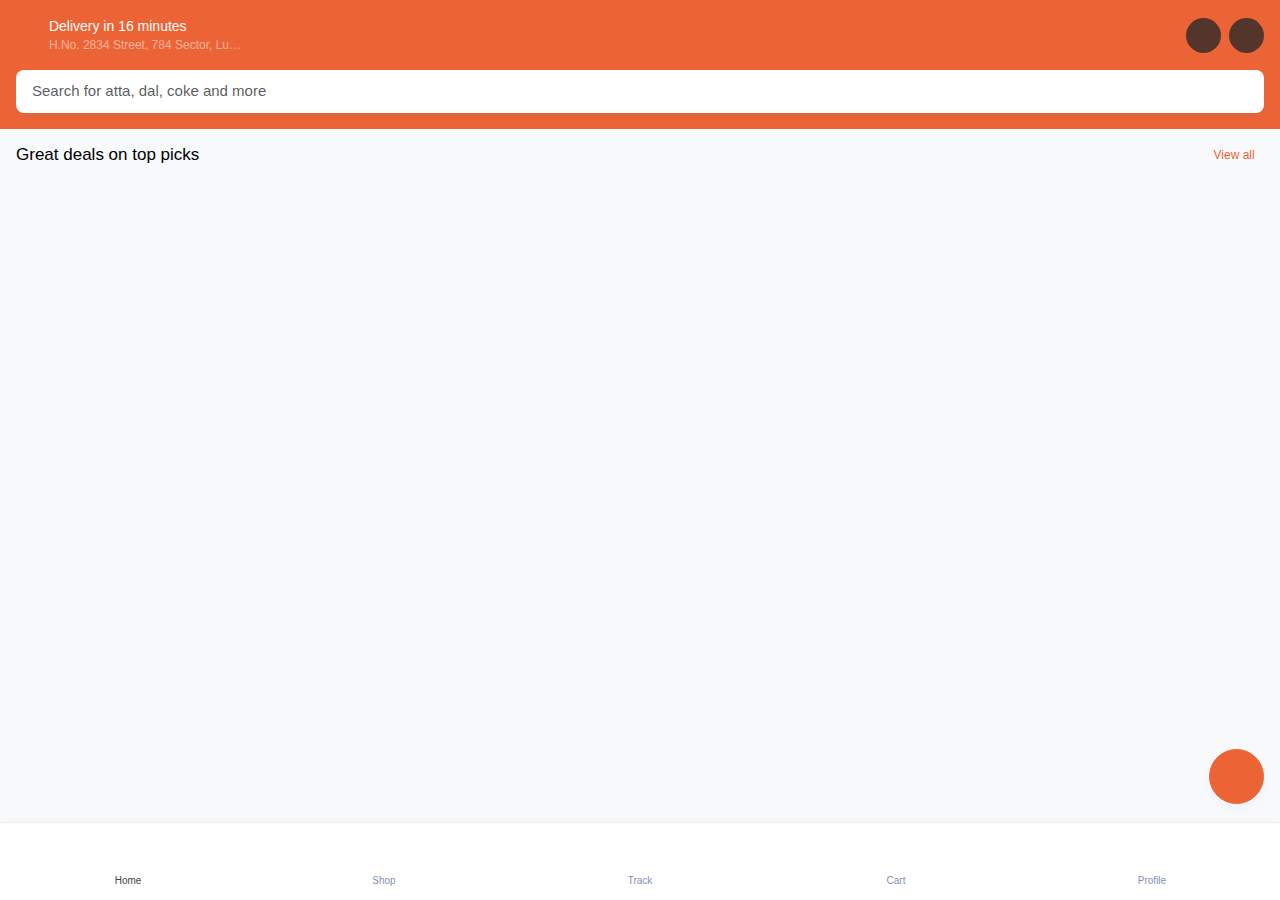
<file: index.html>
<html xmlns="http://www.w3.org/1999/xhtml" lang="en">

<head>
	<meta http-equiv="Content-Type" content="text/html; charset=utf-8" />
	<meta name="description" content="HTTrack is an easy-to-use website mirror utility. It allows you to download a World Wide website from the Internet to a local directory,building recursively all structures, getting html, images, and other files from the server to your computer. Links are rebuiltrelatively so that you can freely browse to the local site (works with any browser). You can mirror several sites together so that you can jump from one toanother. You can, also, update an existing mirror site, or resume an interrupted download. The robot is fully configurable, with an integrated help" />
	<meta name="keywords" content="httrack, HTTRACK, HTTrack, winhttrack, WINHTTRACK, WinHTTrack, offline browser, web mirror utility, aspirateur web, surf offline, web capture, www mirror utility, browse offline, local  site builder, website mirroring, aspirateur www, internet grabber, capture de site web, internet tool, hors connexion, unix, dos, windows 95, windows 98, solaris, ibm580, AIX 4.0, HTS, HTGet, web aspirator, web aspirateur, libre, GPL, GNU, free software" />
	<title>Local index - HTTrack Website Copier</title>
  <!-- Mirror and index made by HTTrack Website Copier/3.49-2 [XR&CO'2014] -->
	<style type="text/css">
	<!--

body {
	margin: 0;  padding: 0;  margin-bottom: 15px;  margin-top: 8px;
	background: #77b;
}
body, td {
	font: 14px "Trebuchet MS", Verdana, Arial, Helvetica, sans-serif;
	}

#subTitle {
	background: #000;  color: #fff;  padding: 4px;  font-weight: bold; 
	}

#siteNavigation a, #siteNavigation .current {
	font-weight: bold;  color: #448;
	}
#siteNavigation a:link    { text-decoration: none; }
#siteNavigation a:visited { text-decoration: none; }

#siteNavigation .current { background-color: #ccd; }

#siteNavigation a:hover   { text-decoration: none;  background-color: #fff;  color: #000; }
#siteNavigation a:active  { text-decoration: none;  background-color: #ccc; }


a:link    { text-decoration: underline;  color: #00f; }
a:visited { text-decoration: underline;  color: #000; }
a:hover   { text-decoration: underline;  color: #c00; }
a:active  { text-decoration: underline; }

#pageContent {
	clear: both;
	border-bottom: 6px solid #000;
	padding: 10px;  padding-top: 20px;
	line-height: 1.65em;
	background-image: url(backblue.gif);
	background-repeat: no-repeat;
	background-position: top right;
	}

#pageContent, #siteNavigation {
	background-color: #ccd;
	}


.imgLeft  { float: left;   margin-right: 10px;  margin-bottom: 10px; }
.imgRight { float: right;  margin-left: 10px;   margin-bottom: 10px; }

hr { height: 1px;  color: #000;  background-color: #000;  margin-bottom: 15px; }

h1 { margin: 0;  font-weight: bold;  font-size: 2em; }
h2 { margin: 0;  font-weight: bold;  font-size: 1.6em; }
h3 { margin: 0;  font-weight: bold;  font-size: 1.3em; }
h4 { margin: 0;  font-weight: bold;  font-size: 1.18em; }

.blak { background-color: #000; }
.hide { display: none; }
.tableWidth { min-width: 400px; }

.tblRegular       { border-collapse: collapse; }
.tblRegular td    { padding: 6px;  background-image: url(fade.gif);  border: 2px solid #99c; }
.tblHeaderColor, .tblHeaderColor td { background: #99c; }
.tblNoBorder td   { border: 0; }


// -->
</style>

</head>

<table width="76%" border="0" align="center" cellspacing="0" cellpadding="3" class="tableWidth">
	<tr>
	<td id="subTitle">HTTrack Website Copier - Open Source offline browser</td>
	</tr>
</table>
<table width="76%" border="0" align="center" cellspacing="0" cellpadding="0" class="tableWidth">
<tr class="blak">
<td>
	<table width="100%" border="0" align="center" cellspacing="1" cellpadding="0">
	<tr>
	<td colspan="6"> 
		<table width="100%" border="0" align="center" cellspacing="0" cellpadding="10">
		<tr> 
		<td id="pageContent"> 
<!-- ==================== End prologue ==================== -->

	<meta name="generator" content="HTTrack Website Copier/3.x">
	<TITLE>Local index - HTTrack</TITLE>
</HEAD>
<BODY>
<H1 ALIGN=Center>Index of locally available sites:</H1>
	<TABLE BORDER="0" WIDTH="100%" CELLSPACING="1" CELLPADDING="0">
		<TR>
			<TD BACKGROUND="fade.gif">
				&middot;
					<A HREF="askbootstrap.com/preview/foodmart/index.html">
						Foodmart - Food & Grocery Delivery Mobile Template
					</A>		
			</TD>
		</TR>
	</TABLE>
	<BR>
	<BR>
	<BR>
  	<H6 ALIGN="RIGHT">
	<I>Mirror and index made by HTTrack Website Copier [XR&amp;CO'2008]</I>
	</H6>
	<!-- Mirror and index made by HTTrack Website Copier/3.49-2 [XR&CO'2014] -->
	<!-- Thanks for using HTTrack Website Copier! -->
	<meta HTTP-EQUIV="Refresh" CONTENT="0; URL=askbootstrap.com/preview/foodmart/index.html">


<!-- ==================== Start epilogue ==================== -->
		</td>
		</tr>
		</table>
	</td>
	</tr>
	</table>
</td>
</tr>
</table>

<table width="76%" border="0" align="center" valign="bottom" cellspacing="0" cellpadding="0">
	<tr>
	<td id="footer"><small>&copy; 2008 Xavier Roche & other contributors - Web Design: Leto Kauler.</small></td>
	</tr>
</table>

</body>

</html>
</file>
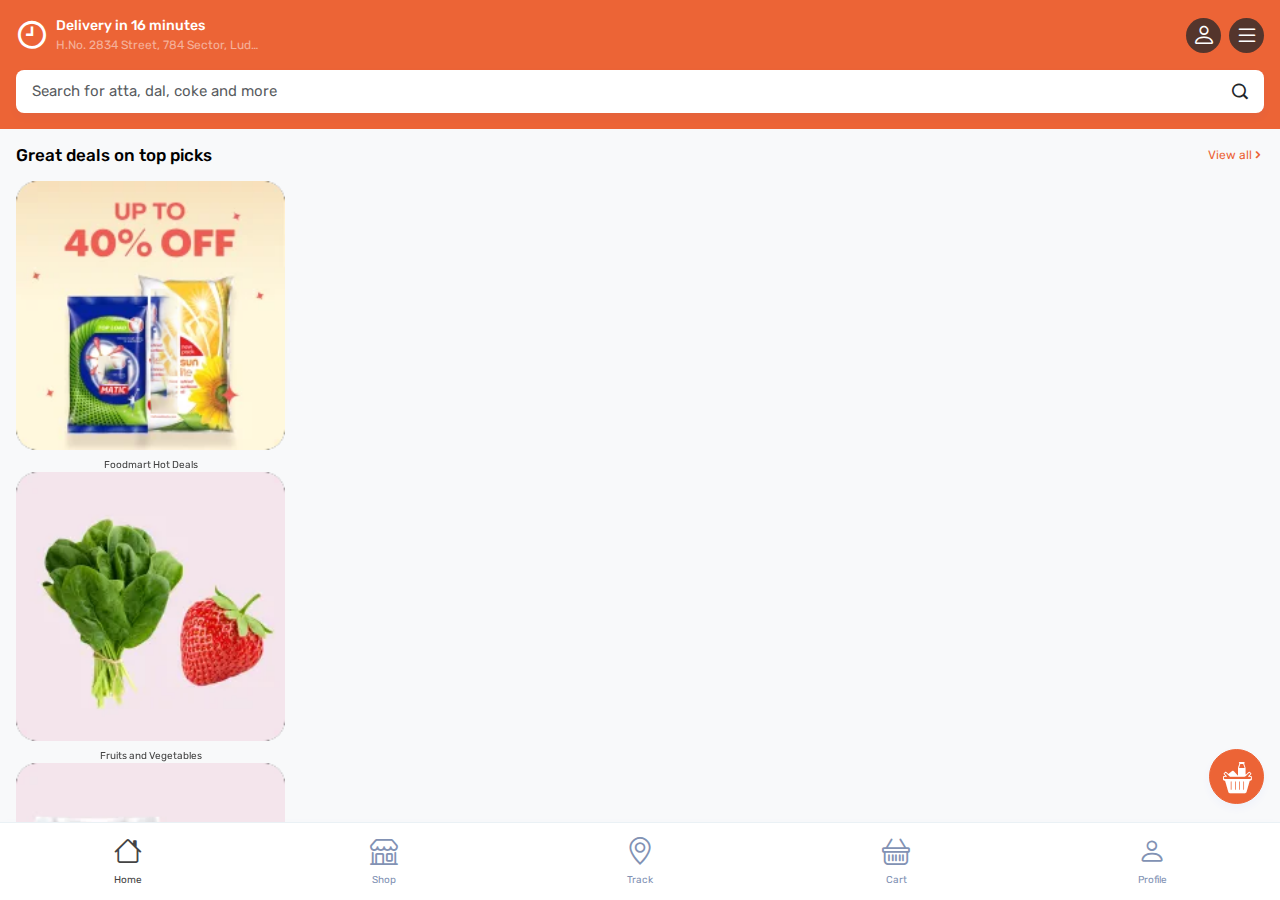
<file: askbootstrap.com/preview/foodmart/index.html>
<!DOCTYPE html>
<html lang="en">

<!-- Mirrored from askbootstrap.com/preview/foodmart/index.html by HTTrack Website Copier/3.x [XR&CO'2014], Sat, 23 Sep 2023 09:48:59 GMT -->
<head>
<meta charset="UTF-8">
<meta http-equiv="X-UA-Compatible" content="IE=edge">
<meta name="viewport" content="width=device-width, initial-scale=1.0">
<link rel="icon" href="img/logo.png" type="image/png">
<title>Foodmart - Food & Grocery Delivery Mobile Template</title>

<link rel="stylesheet" href="vender/bootstrap/css/bootstrap.min.css">

<link rel="stylesheet" href="vender/icofont/icofont.min.css">

<link rel="stylesheet" href="vender/slick/slick/slick.css">
<link rel="stylesheet" href="vender/slick/slick/slick-theme.css">

<link rel="stylesheet" href="vender/sidebar/demo.css">

<link rel="stylesheet" href="css/style.css">
</head>
<body>
<div class="homepage d-flex flex-column vh-100">

<div class="homepage-navbar bg-light shadow mb-auto p-3 bg-primary">
<div class="d-flex align-items-center">
<a href="#" class="link-dark text-truncate d-flex align-items-center gap-2" data-bs-toggle="offcanvas" data-bs-target="#location" aria-controls="location">
<i class="icofont-clock-time fs-2 text-white"></i>
<span>
<h6 class="fw-bold text-white mb-0">Delivery in 16 minutes</h6>
<p class="text-white-50 text-truncate d-inline-block mb-0 w-75 align-bottom">H.No. 2834 Street, 784 Sector, Ludhiana, Punjab</p>
</span>
</a>
<div class="d-flex align-items-center gap-2 ms-auto">
<a href="profile.html" class="link-dark">
<div class="bg-dark bg-opacity-75 rounded-circle user-icon"><i class="bi bi-person d-flex m-0 h4 text-white"></i></div>
</a>
<a class="toggle" href="#">
<b class="bg-dark bg-opacity-75 rounded-circle user-icon">
<i class="bi bi-list d-flex m-0 h4 text-white"></i>
</b>
</a>
</div>
</div>
<div class="pt-3">

<a href="#" data-bs-toggle="offcanvas" data-bs-target="#searchoffcanvas" aria-controls="searchoffcanvas">
<div class="input-group bg-white rounded-3 shadow-sm py-1">
<input type="text" class="form-control bg-transparent border-0 rounded-0 px-3" placeholder="Search for atta, dal, coke and more" aria-label="Search for atta, dal, coke and more" aria-describedby="search">
<span class="input-group-text bg-transparent border-0 rounded-0 pe-3" id="search"><i class="icofont-search-1"></i></span>
</div>
</a>
</div>
</div>

<div class="my-auto overflow-auto vh-100">

<div class="bg-light pb-3">
<div class="d-flex align-items-center justify-content-between p-3">
<h5 class="fw-bold text-black mb-0">Great deals on top picks</h5>
<a class="text-primary" data-bs-toggle="modal" data-bs-target="#categories" href="#">View all<i class="icofont-rounded-right"></i></a>
</div>
<div class="all-cate">
<div class="col ps-3">
<a href="listing.html" class="link-dark">
<div class="card bg-transparent border-0 text-center">
<img src="img/category-1.png" alt class="card-img-top rounded-4 mb-2">
<div class="card-body p-0">
<p class="card-title small m-0">Foodmart Hot Deals</p>
</div>
</div>
</a>
</div>
<div class="col ps-3">
<a href="listing.html" class="link-dark">
<div class="card bg-transparent border-0 text-center">
<img src="img/category-2.png" alt class="card-img-top rounded-4 mb-2">
<div class="card-body p-0">
<p class="card-title small m-0">Fruits and Vegetables</p>
</div>
</div>
</a>
</div>
<div class="col ps-3">
<a href="listing.html" class="link-dark">
<div class="card bg-transparent border-0 text-center">
<img src="img/category-3.png" alt class="card-img-top rounded-4 mb-2">
<div class="card-body p-0">
<p class="card-title small m-0">Atta, Rice and Dals</p>
</div>
</div>
</a>
</div>
<div class="col ps-3">
<a href="listing.html" class="link-dark">
<div class="card bg-transparent border-0 text-center">
<img src="img/category-4.png" alt class="card-img-top rounded-4 mb-2">
<div class="card-body p-0">
<p class="card-title small m-0">Dry fruits and Masalas</p>
</div>
</div>
</a>
</div>
<div class="col ps-3">
<a href="listing.html" class="link-dark">
<div class="card bg-transparent border-0 text-center">
<img src="img/category-5.png" alt class="card-img-top rounded-4 mb-2">
<div class="card-body p-0">
<p class="card-title small m-0">Dairy, Bread and Eggs</p>
</div>
</div>
</a>
</div>
<div class="col ps-3">
<a href="listing.html" class="link-dark">
<div class="card bg-transparent border-0 text-center">
<img src="img/category-6.png" alt class="card-img-top rounded-4 mb-2">
<div class="card-body p-0">
<p class="card-title small m-0">Foodmart Instant Food</p>
</div>
</div>
</a>
</div>
<div class="col ps-3">
<a href="listing.html" class="link-dark">
<div class="card bg-transparent border-0 text-center">
<img src="img/category-7.png" alt class="card-img-top rounded-4 mb-2">
<div class="card-body p-0">
<p class="card-title small m-0">Chocklates and Desserts</p>
</div>
</div>
</a>
</div>
<div class="col ps-3">
<a href="listing.html" class="link-dark">
<div class="card bg-transparent border-0 text-center">
<img src="img/category-8.png" alt class="card-img-top rounded-4 mb-2">
<div class="card-body p-0">
<p class="card-title small m-0">Foodmart Munchies</p>
</div>
</div>
</a>
</div>
<div class="col ps-3">
<a href="listing.html" class="link-dark">
<div class="card bg-transparent border-0 text-center">
<img src="img/category-9.png" alt class="card-img-top rounded-4 mb-2">
<div class="card-body p-0">
<p class="card-title small m-0">Cold Drinks and Juices</p>
</div>
</div>
</a>
</div>
<div class="col ps-3">
<a href="listing.html" class="link-dark">
<div class="card bg-transparent border-0 text-center">
<img src="img/category-10.png" alt class="card-img-top rounded-4 mb-2">
<div class="card-body p-0">
<p class="card-title small m-0">Cereals and Breakfast</p>
</div>
</div>
</a>
</div>
<div class="col ps-3">
<a href="listing.html" class="link-dark">
<div class="card bg-transparent border-0 text-center">
<img src="img/category-11.png" alt class="card-img-top rounded-4 mb-2">
<div class="card-body p-0">
<p class="card-title small m-0">Sauces and Spreads</p>
</div>
</div>
</a>
</div>
<div class="col ps-3">
<a href="listing.html" class="link-dark">
<div class="card bg-transparent border-0 text-center">
<img src="img/category-12.png" alt class="card-img-top rounded-4 mb-2">
<div class="card-body p-0">
<p class="card-title small m-0">Tea, Coffee and More</p>
</div>
</div>
</a>
</div>
<div class="col ps-3">
<a href="listing.html" class="link-dark">
<div class="card bg-transparent border-0 text-center">
<img src="img/category-13.png" alt class="card-img-top rounded-4 mb-2">
<div class="card-body p-0">
<p class="card-title small m-0">Foodmart Biscuits</p>
</div>
</div>
</a>
</div>
<div class="col ps-3">
<a href="listing.html" class="link-dark">
<div class="card bg-transparent border-0 text-center">
<img src="img/category-14.png" alt class="card-img-top rounded-4 mb-2">
<div class="card-body p-0">
<p class="card-title small m-0">Bath, Body and Hair</p>
</div>
</div>
</a>
</div>
<div class="col ps-3">
<a href="listing.html" class="link-dark">
<div class="card bg-transparent border-0 text-center">
<img src="img/category-15.png" alt class="card-img-top rounded-4 mb-2">
<div class="card-body p-0">
<p class="card-title small m-0">Cleaning Essentials</p>
</div>
</div>
</a>
</div>
<div class="col ps-3">
<a href="listing.html" class="link-dark">
<div class="card bg-transparent border-0 text-center">
<img src="img/category-16.png" alt class="card-img-top rounded-4 mb-2">
<div class="card-body p-0">
<p class="card-title small m-0">Beauty and Grooming</p>
</div>
</div>
</a>
</div>
<div class="col ps-3">
<a href="listing.html" class="link-dark">
<div class="card bg-transparent border-0 text-center">
<img src="img/category-17.png" alt class="card-img-top rounded-4 mb-2">
<div class="card-body p-0">
<p class="card-title small m-0">Home and Kitchens</p>
</div>
</div>
</a>
</div>
<div class="col ps-3">
<a href="listing.html" class="link-dark">
<div class="card bg-transparent border-0 text-center">
<img src="img/category-18.png" alt class="card-img-top rounded-4 mb-2">
<div class="card-body p-0">
<p class="card-title small m-0">Sationary and Electrical</p>
</div>
</div>
</a>
</div>
<div class="col ps-3">
<a href="listing.html" class="link-dark">
<div class="card bg-transparent border-0 text-center">
<img src="img/category-19.png" alt class="card-img-top rounded-4 mb-2">
<div class="card-body p-0">
<p class="card-title small m-0">Hygiene and Wellness</p>
</div>
</div>
</a>
</div>
<div class="col ps-3">
<a href="listing.html" class="link-dark">
<div class="card bg-transparent border-0 text-center">
<img src="img/category-20.png" alt class="card-img-top rounded-4 mb-2">
<div class="card-body p-0">
<p class="card-title small m-0">Foodmart Baby Care</p>
</div>
</div>
</a>
</div>
<div class="col ps-3">
<a href="listing.html" class="link-dark">
<div class="card bg-transparent border-0 text-center">
<img src="img/category-21.png" alt class="card-img-top rounded-4 mb-2">
<div class="card-body p-0">
<p class="card-title small m-0">New Pet Supplies</p>
</div>
</div>
</a>
</div>
<div class="col ps-3">
<a href="listing.html" class="link-dark">
<div class="card bg-transparent border-0 text-center">
<img src="img/category-22.png" alt class="card-img-top rounded-4 mb-2">
<div class="card-body p-0">
<p class="card-title small m-0">Paan Corner items</p>
</div>
</div>
</a>
</div>
<div class="col ps-3">
<a href="listing.html" class="link-dark">
<div class="card bg-transparent border-0 text-center">
<img src="img/category-23.png" alt class="card-img-top rounded-4 mb-2">
<div class="card-body p-0">
<p class="card-title small m-0">Foodmart Fresh Meat</p>
</div>
</div>
</a>
</div>
<div class="col ps-3">
<a href="listing.html" class="link-dark">
<div class="card bg-transparent border-0 text-center">
<img src="img/category-24.png" alt class="card-img-top rounded-4 mb-2">
<div class="card-body p-0">
<p class="card-title small m-0">Foodmart Bakery items</p>
</div>
</div>
</a>
</div>
</div>
</div>

<div class="pt-3">
<div class="d-flex align-items-center justify-content-between px-3 pb-3">
<h5 class="fw-bold text-black mb-0">Great deals on top picks</h5>
<a class="text-primary" href="listing.html">View all<i class="icofont-rounded-right"></i></a>
</div>
<div class="top-picks">

<div class="top-picks-item">
<div class="card bg-transparent border-0 overflow-hidden h-100 ps-3">
<a href="product-detail.html" class="link-dark">
<div class="bg-light rounded-4 p-4 position-relative product-box">
<img src="img/amul-butter.png" alt class="img-fluid h-100 d-block mx-auto">
</div>
</a>
<div class="bg-info position-absolute top-0 text-white osahan-badge text-center mx-3">
<b>2%</b><br>OFF
</div>
<div class="card-body p-0">
<small class="text-muted">Amul</small>
<h6 class="card-title fw-bold">Pasteuised Butter Pack of 2</h6>
<p class="card-text text-muted">100 g x 2</p>
</div>
<div class="card-footer bg-transparent border-0 d-flex align-items-center justify-content-between p-0">
<div>
<del class="small text-muted">$108</del>
<h6 class="fw-bold m-0">$106</h6>
</div>
<a href="cart.html" class="btn btn-outline-success fw-bold rounded-3 shadow-sm btn-sm">ADD</a>
</div>
</div>
</div>

<div class="top-picks-item">
<div class="card bg-transparent border-0 overflow-hidden h-100 ps-3">
<a href="product-detail.html" class="link-dark">
<div class="bg-light rounded-4 p-2 position-relative product-box">
<img src="img/fortune-oil.png" alt class="img-fluid h-100 d-block mx-auto">
</div>
</a>
<div class="bg-success position-absolute top-0 text-white osahan-badge text-center mx-3">
<b>4%</b><br>OFF
</div>
<div class="card-body p-0">
<small class="text-muted">Fortune</small>
<h6 class="card-title fw-bold">Soya Refined Soybean Oil</h6>
<p class="card-text text-muted">1 L</p>
</div>
<div class="card-footer bg-transparent border-0 d-flex align-items-center justify-content-between p-0">
<div>
<del class="small text-muted">$180</del>
<h6 class="fw-bold m-0">$173</h6>
</div>
<a href="cart.html" class="btn btn-outline-success fw-bold rounded-3 shadow-sm btn-sm">ADD</a>
</div>
</div>
</div>

<div class="top-picks-item">
<div class="card bg-transparent border-0 overflow-hidden h-100 ps-3">
<a href="product-detail.html" class="link-dark">
<div class="bg-light rounded-4 p-2 position-relative product-box">
<img src="img/kachighani-oil.png" alt class="img-fluid h-100 d-block mx-auto">
</div>
</a>
<div class="bg-success position-absolute top-0 text-white osahan-badge text-center mx-3">
<b>4%</b><br>OFF
</div>
<div class="card-body p-0">
<small class="text-muted">Fortune</small>
<h6 class="card-title fw-bold">Kachi Ghani Pure Mustard Oil</h6>
<p class="card-text text-muted">1 L</p>
</div>
<div class="card-footer bg-transparent border-0 d-flex align-items-center justify-content-between p-0">
<div>
<del class="small text-muted">$196</del>
<h6 class="fw-bold m-0">$188</h6>
</div>
<a href="cart.html" class="btn btn-outline-success fw-bold rounded-3 shadow-sm btn-sm">ADD</a>
</div>
</div>
</div>

<div class="top-picks-item">
<div class="card bg-transparent border-0 overflow-hidden h-100 ps-3">
<a href="product-detail.html" class="link-dark">
<div class="bg-light rounded-4 p-2 product-box">
<img src="img/uncle-chips.png" alt class="img-fluid h-100 d-block mx-auto">
</div>
</a>
<div class="card-body p-0">
<small class="text-muted">Uncle Chipps</small>
<h6 class="card-title fw-bold">Spicy Treat Sweet Chipps</h6>
<p class="card-text text-muted">50 g</p>
</div>
<div class="card-footer bg-transparent border-0 d-flex align-items-center justify-content-between p-0">
<div>
<del class="small text-muted">$25</del>
<h6 class="fw-bold m-0">$20</h6>
</div>
<a href="cart.html" class="btn btn-outline-success fw-bold rounded-3 shadow-sm btn-sm">ADD</a>
</div>
</div>
</div>

<div class="top-picks-item">
<div class="card bg-transparent border-0 overflow-hidden h-100 ps-3 pe-1">
<a href="product-detail.html" class="link-dark">
<div class="bg-light rounded-4 p-2 product-box">
<img src="img/tata-gold.png" alt class="img-fluid h-100 d-block mx-auto">
</div>
</a>
<div class="card-body p-0">
<small class="text-muted">Tata</small>
<h6 class="card-title fw-bold">Tata Gold with 15% Long Leaves</h6>
<p class="card-text text-muted">750 g</p>
</div>
<div class="card-footer bg-transparent border-0 d-flex align-items-center justify-content-between p-0">
<div>
<del class="small text-muted">$470</del>
<h6 class="fw-bold m-0">$323</h6>
</div>
<a href="cart.html" class="btn btn-outline-success fw-bold rounded-3 shadow-sm btn-sm">ADD</a>
</div>
</div>
</div>
</div>
<div class="p-3">
<a href="#" class="bg-success shadow text-white rounded-4 d-flex align-items-center px-3 py-2"> Explore <span class="bg-primary px-2 py-1 rounded-2 small text-uppercase fw-bold text-white m-2">Mega Savings</span> Store
<i class="bi bi-arrow-right text-warning fs-5 ms-auto"></i>
</a>
</div>
</div>

<div class="bg-warning">
<h5 class="fw-bold text-black mb-0 p-3">Save more with coupons</h5>
<div>
<div class="coupons">
<div class="coupons-item">
<div class="link-dark pb-3 ps-3">
<div class="d-flex align-items-center gap-3 shadow-sm rounded-4 p-3 bg-white">
<i class="icofont-sale-discount icofont-2x text-success"></i>
<div>
<h6 class="fw-bold osahan-mb-1">Flat $100 off</h6>
<p class="small text-muted text-uppercase mb-0">Use Helloim | on orders
above $400
</p>
</div>
</div>
</div>
</div>
<div class="coupons-item">
<div class="link-dark pb-3 ps-3">
<div class="d-flex align-items-center gap-3 shadow-sm rounded-4 p-3 bg-white">
<i class="icofont-sale-discount icofont-2x text-success"></i>
<div>
<h6 class="fw-bold osahan-mb-1">Flat $100 off</h6>
<p class="small text-muted text-uppercase mb-0">Use Savebig | on orders
above $999
</p>
</div>
</div>
</div>
</div>
<div class="coupons-item">
<div class="link-dark pb-3 ps-3">
<div class="d-flex align-items-center gap-3 shadow-sm rounded-4 p-3 bg-white">
<i class="icofont-sale-discount icofont-2x text-success"></i>
<div>
<h6 class="fw-bold osahan-mb-1">15% off upto $124</h6>
<p class="small text-muted text-uppercase mb-0">Use Citi125 | orders
above $750
</p>
</div>
</div>
</div>
</div>
<div class="coupons-item">
<div class="link-dark pb-3 ps-3">
<div class="d-flex align-items-center gap-3 shadow-sm rounded-4 p-3 bg-white">
<i class="icofont-sale-discount icofont-2x text-success"></i>
<div>
<h6 class="fw-bold osahan-mb-1">10% off upto $150</h6>
<p class="small text-muted text-uppercase mb-0">Use hdfc150 | orders
above $1250
</p>
</div>
</div>
</div>
</div>
<div class="coupons-item">
<div class="link-dark pb-3 ps-3">
<div class="d-flex align-items-center gap-3 shadow-sm rounded-4 p-3 bg-white">
<i class="icofont-sale-discount icofont-2x text-success"></i>
<div>
<h6 class="fw-bold osahan-mb-1">Flat $150 off</h6>
<p class="small text-muted text-uppercase mb-0">Use federalim | orders
above $499
</p>
</div>
</div>
</div>
</div>
</div>
</div>
</div>

<div class="py-3">
<h5 class="fw-bold text-black mb-0 px-3 pb-3">Must Have Items</h5>
<div class="top-picks">

<div class="top-picks-item">
<div class="card bg-transparent border-0 overflow-hidden h-100 ps-3">
<a href="product-detail.html" class="link-dark">
<div class="bg-light rounded-4 p-4 position-relative product-box">
<img src="img/amul-butter.png" alt class="img-fluid h-100 d-block mx-auto">
</div>
</a>
<div class="bg-success position-absolute top-0 text-white osahan-badge text-center mx-3">
<b>2%</b><br>OFF
</div>
<div class="card-body p-0">
<small class="text-muted">Amul</small>
<h6 class="card-title fw-bold">Pasteuised Butter Pack of 2</h6>
<p class="card-text text-muted">100 g x 2</p>
</div>
<div class="card-footer bg-transparent border-0 d-flex align-items-center justify-content-between p-0">
<div>
<del class="small text-muted">$108</del>
<h6 class="fw-bold m-0">$106</h6>
</div>
<a href="cart.html" class="btn btn-outline-success fw-bold rounded-3 shadow-sm btn-sm">ADD</a>
</div>
</div>
</div>

<div class="top-picks-item">
<div class="card bg-transparent border-0 overflow-hidden h-100 ps-3">
<a href="product-detail.html" class="link-dark">
<div class="bg-light rounded-4 p-2 position-relative product-box">
<img src="img/fortune-oil.png" alt class="img-fluid h-100 d-block mx-auto">
</div>
</a>
<div class="bg-success position-absolute top-0 text-white osahan-badge text-center mx-3">
<b>4%</b><br>OFF
</div>
<div class="card-body p-0">
<small class="text-muted">Fortune</small>
<h6 class="card-title fw-bold">Soya Refined Soybean Oil</h6>
<p class="card-text text-muted">1 L</p>
</div>
<div class="card-footer bg-transparent border-0 d-flex align-items-center justify-content-between p-0">
<div>
<del class="small text-muted">$180</del>
<h6 class="fw-bold m-0">$173</h6>
</div>
<a href="cart.html" class="btn btn-outline-success fw-bold rounded-3 shadow-sm btn-sm">ADD</a>
</div>
</div>
</div>

<div class="top-picks-item">
<div class="card bg-transparent border-0 overflow-hidden h-100 ps-3">
<a href="product-detail.html" class="link-dark">
<div class="bg-light rounded-4 p-2 position-relative product-box">
<img src="img/kachighani-oil.png" alt class="img-fluid h-100 d-block mx-auto">
</div>
</a>
<div class="bg-danger position-absolute top-0 text-white osahan-badge text-center mx-3">
<b>4%</b><br>OFF
</div>
<div class="card-body p-0">
<small class="text-muted">Fortune</small>
<h6 class="card-title fw-bold">Kachi Ghani Pure Mustard Oil</h6>
<p class="card-text text-muted">1 L</p>
</div>
<div class="card-footer bg-transparent border-0 d-flex align-items-center justify-content-between p-0">
<div>
<del class="small text-muted">$196</del>
<h6 class="fw-bold m-0">$188</h6>
</div>
<a href="cart.html" class="btn btn-outline-success fw-bold rounded-3 shadow-sm btn-sm">ADD</a>
</div>
</div>
</div>

<div class="top-picks-item">
<div class="card bg-transparent border-0 overflow-hidden h-100 ps-3">
<a href="product-detail.html" class="link-dark">
<div class="bg-light rounded-4 p-2 product-box">
<img src="img/uncle-chips.png" alt class="img-fluid h-100 d-block mx-auto">
</div>
</a>
<div class="card-body p-0">
<small class="text-muted">Uncle Chipps</small>
<h6 class="card-title fw-bold">Spicy Treat Sweet Chipps</h6>
<p class="card-text text-muted">50 g</p>
</div>
<div class="card-footer bg-transparent border-0 d-flex align-items-center justify-content-between p-0">
<div>
<del class="small text-muted">$25</del>
<h6 class="fw-bold m-0">$20</h6>
</div>
<a href="cart.html" class="btn btn-outline-success fw-bold rounded-3 shadow-sm btn-sm">ADD</a>
</div>
</div>
</div>

<div class="top-picks-item">
<div class="card bg-transparent border-0 overflow-hidden h-100 ps-3 pe-1">
<a href="product-detail.html" class="link-dark">
<div class="bg-light rounded-4 p-2 product-box">
<img src="img/tata-gold.png" alt class="img-fluid h-100 d-block mx-auto">
</div>
</a>
<div class="card-body p-0">
<small class="text-muted">Tata</small>
<h6 class="card-title fw-bold">Tata Gold with 15% Long Leaves</h6>
<p class="card-text text-muted">750 g</p>
</div>
<div class="card-footer bg-transparent border-0 d-flex align-items-center justify-content-between p-0">
<div>
<del class="small text-muted">$470</del>
<h6 class="fw-bold m-0">$323</h6>
</div>
<a href="cart.html" class="btn btn-outline-success fw-bold rounded-3 shadow-sm btn-sm">ADD</a>
</div>
</div>
</div>
</div>
</div>

<div class="p-3 bg-light">
<div class="rounded-4 ps-4 pt-4 shadow-sm d-flex gap-1 align-items-center bg-warning bg-gradient justify-content-between">
<div class="pb-4">
<h1 class="fw-bolder text-black display-5 mb-1">50% OFF</h1>
<p class="text-dark">Special Offer: Get 50% Cashback + <span class="text-success"><i class="bi bi-basket"></i> Free Delivery</span>
<b class="bg-primary px-1 rounded-1 small text-uppercase fw-bold text-white mt-1 d-inline-block">New Users</b></p>
<a href="listing.html" class="btn btn-light text-success fw-bold rounded-3 shadow-sm btn-sm border-0">SHOP NOW</a>
</div>
<img src="img/banner1.png" alt class="img-fluid mt-auto osahan-offer-banner">
</div>
</div>
</div>

<div class="btn-category">
<a href="#" class="btn btn-primary rounded-circle shadow-sm icon-lg" data-bs-toggle="modal" data-bs-target="#categories">
<i class="icofont-food-basket icofont-3x text-white"></i>
</a>
</div>

<div class="footer bg-white shadow mt-auto border-top">
<div class="d-flex align-items-center justify-content-between py-1">
<a href="index.html" class="link-dark text-center col py-2 p-1">
<i class="bi bi-house h3 m-0"></i>
<p class="small m-0 pt-1">Home</p>
</a>
<a href="listing.html" class="text-muted text-center col py-2 p-1">
<i class="bi bi-shop h3 m-0"></i>
<p class="small m-0 pt-1">Shop</p>
</a>
<a href="track-delivery-boy.html" class="text-muted text-center col py-2 p-1">
<i class="bi bi-geo-alt h3 m-0"></i>
<p class="small m-0 pt-1">Track</p>
</a>
<a href="cart.html" class="text-muted text-center col py-2 p-1">
<i class="bi bi-basket h3 m-0"></i>
<p class="small m-0 pt-1">Cart</p>
</a>
<a href="profile.html" class="text-muted text-center col py-2 p-1">
<i class="bi bi-person h3 m-0"></i>
<p class="small m-0 pt-1">Profile</p>
</a>
</div>
</div>
</div>

<div class="offcanvas offcanvas-end border-0" tabindex="-1" id="location" aria-labelledby="locationLabel">
<div class="offcanvas-header bg-primary d-flex align-items-center justify-content-start gap-3">
<a href="#" data-bs-dismiss="offcanvas" aria-label="Close"><i class="bi bi-arrow-left fs-5 text-white"></i></a>
<h6 class="offcanvas-title text-white m-0" id="locationLabel">Enter your area or apartment name</h6>
</div>
<div class="offcanvas-body">

<div class="input-group bg-white rounded-3 border py-1">
<a href="#" class="input-group-text bg-transparent border-0 rounded-0 px-3" id="search"><i class="icofont-search"></i></a>
<input type="text" class="form-control bg-transparent border-0 rounded-0 ps-0" placeholder="Try J P Nagar, Andheri West etc.." aria-label="Try J P Nagar, Andheri West etc.." aria-describedby="search">
</div>
<a href="#" class="link-dark" data-bs-dismiss="offcanvas" aria-label="Close">
<div class="d-flex align-items-center gap-2 text-primary py-3 border-bottom">
<i class="icofont-location-arrow"></i>
<p class="m-0">Use my Current location</p>
</div>
</a>

<div class="border-bottom py-3">
<p class="text-black text-uppercase small">Saved Addresses</p>
<div class="d-flex align-items-center justify-content-between">
<div class="w-75">
<a href="#" class="link-dark" data-bs-dismiss="offcanvas" aria-label="Close">
<div class="d-flex align-items-center gap-2 osahan-mb-1">
<i class="icofont-ui-home text-muted fs-6"></i>
<h6 class="fw-bold mb-0">Home</h6>
</div>
<p class="text-muted text-truncate mb-0 ps-4">H.No. 2834 Street, 784 Sector, Ludhiana, Punjab</p>
</a>
</div>
<a href="#" class="link-dark">
<div class="bg-light rounded-circle icon-sm">
<i class="icofont-share fs-5 text-dark-emphasis"></i>
</div>
</a>
</div>
</div>

<div class="py-3">
<p class="text-black text-uppercase small">Recent Searches</p>
<a href="#" class="link-dark" data-bs-dismiss="offcanvas" aria-label="Close">
<div class="d-flex align-items-center gap-2 osahan-mb-1">
<i class="icofont-location-pin text-muted fs-6"></i>
<h6 class="fw-bold mb-0">Ludhiana</h6>
</div>
<p class="text-muted text-truncate mb-0 ps-4">87997 Street, 784 Sector, Ludhiana, Punjab</p>
</a>
</div>
</div>
</div>

<div class="offcanvas offcanvas-bottom border-0 h-100" tabindex="-1" id="searchoffcanvas" aria-labelledby="searchoffcanvasLabel">
<div class="offcanvas-header bg-primary">
<div class="input-group bg-white rounded-3 border-0 p-0">
<a href="#" class="input-group-text bg-transparent border-0 rounded-0" id="search" data-bs-dismiss="offcanvas" aria-label="Close"><i class="bi bi-arrow-left fs-5"></i></a>
<input type="text" class="form-control bg-transparent border-0 rounded-0" placeholder="Search for groceries and more" aria-label="Search for groceries and more" aria-describedby="search" value="Chips">
</div>
</div>
<div class="offcanvas-body p-0">
<div class="row g-0">
<div class="col-12 border-bottom">
<h6 class="p-3 m-0">139 result for <span class="fw-bold">"Chips"</span></h6>
</div>
</div>
<div class="row border-bottom g-0">
<div class="col-6 border-end">
<div class="card bg-transparent border-0 p-3">
<a href="product-detail.html">
<img src="img/uncle-chips.png" alt class="img-fluid w-75 d-block mx-auto">
</a>
<div class="card-body p-0">
<small class="text-muted">Uncle Chipps</small>
<h6 class="card-title fw-bold">Spicy Treat Sweet Chipps</h6>
<p class="card-text text-muted">50 g</p>
</div>
<div class="card-footer bg-transparent border-0 d-flex align-items-center justify-content-between p-0">
<h6 class="fw-bold m-0">$20</h6>
<a href="cart.html" class="btn btn-outline-success fw-bold rounded-3 shadow-sm btn-sm">ADD</a>
</div>
</div>
</div>
<div class="col-6">
<div class="card bg-transparent border-0 p-3">
<a href="product-detail.html">
<img src="img/kurkure.png" alt class="img-fluid w-75 d-block mx-auto">
</a>
<div class="card-body p-0">
<small class="text-muted">Kurkura</small>
<h6 class="card-title fw-bold">Masala Munch Crips Chipps</h6>
<p class="card-text text-muted">40 g</p>
</div>
<div class="card-footer bg-transparent border-0 d-flex align-items-center justify-content-between p-0">
<h6 class="fw-bold m-0">$10</h6>
<a href="cart.html" class="btn btn-outline-success fw-bold rounded-3 shadow-sm btn-sm">ADD</a>
</div>
</div>
</div>
</div>
<div class="row border-bottom g-0">
<div class="col-6 border-end">
<div class="card bg-transparent border-0 p-3">
<a href="product-detail.html">
<img src="img/lays-cream.png" alt class="img-fluid w-75 d-block mx-auto">
</a>
<div class="card-body p-0">
<small class="text-muted">Lay'S</small>
<h6 class="card-title fw-bold">Lay's Amarican Cream & Onion</h6>
<p class="card-text text-muted">73 g</p>
</div>
<div class="card-footer bg-transparent border-0 d-flex align-items-center justify-content-between p-0">
<h6 class="fw-bold m-0">$30</h6>
<a href="cart.html" class="btn btn-outline-success fw-bold rounded-3 shadow-sm btn-sm">ADD</a>
</div>
</div>
</div>
<div class="col-6">
<div class="card bg-transparent border-0 p-3">
<a href="product-detail.html">
<img src="img/lays-masala.png" alt class="img-fluid w-75 d-block mx-auto">
</a>
<div class="card-body p-0">
<small class="text-muted">Lay'S</small>
<h6 class="card-title fw-bold">Lay's India's Magic Masala Chips</h6>
<p class="card-text text-muted">50 g</p>
</div>
<div class="card-footer bg-transparent border-0 d-flex align-items-center justify-content-between p-0">
<h6 class="fw-bold m-0">$20</h6>
<a href="cart.html" class="btn btn-outline-success fw-bold rounded-3 shadow-sm btn-sm">ADD</a>
</div>
</div>
</div>
</div>
<div class="row border-bottom g-0">
<div class="col-6 border-end">
<div class="card bg-transparent border-0 p-3">
<a href="product-detail.html">
<img src="img/lays-potato.png" alt class="img-fluid w-75 d-block mx-auto">
</a>
<div class="card-body p-0">
<small class="text-muted">Lay'S</small>
<h6 class="card-title fw-bold">Lay's Hot N Sweet Chiili Potato Chips</h6>
<p class="card-text text-muted">50 g</p>
</div>
<div class="card-footer bg-transparent border-0 d-flex align-items-center justify-content-between p-0">
<h6 class="fw-bold m-0">$20</h6>
<a href="cart.html" class="btn btn-outline-success fw-bold rounded-3 shadow-sm btn-sm">ADD</a>
</div>
</div>
</div>
<div class="col-6">
<div class="card bg-transparent border-0 p-3">
<a href="product-detail.html">
<img src="img/lays-hot-potato.png" alt class="img-fluid w-75 d-block mx-auto">
</a>
<div class="card-body p-0">
<small class="text-muted">Lay'S</small>
<h6 class="card-title fw-bold">Lay's India's Magic Masala Chips</h6>
<p class="card-text text-muted">100 g</p>
</div>
<div class="card-footer bg-transparent border-0 d-flex align-items-center justify-content-between p-0">
<h6 class="fw-bold m-0">$70</h6>
<a href="cart.html" class="btn btn-outline-success fw-bold rounded-3 shadow-sm btn-sm">ADD</a>
</div>
</div>
</div>
</div>
</div>
</div>

<div class="modal fade" id="categories" tabindex="-1" aria-labelledby="categoriesLabel" aria-hidden="true">
<div class="modal-dialog modal-dialog-centered modal-sm modal-dialog-scrollable">
<div class="modal-content border-0 rounded-4 h-75">
<div class="modal-header border-0 px-4">
<div class="modal-title" id="categoriesLabel">
<h5 class="fw-bold text-black mb-1">Shop by categories</h5>
<p class="mb-0">24 categories</p>
</div>
</div>
<div class="modal-body border-top p-4">
<div class="row row-cols-3 gy-3">
<div class="col">
<a href="listing.html" class="link-dark">
<div class="card bg-transparent border-0 text-center">
<img src="img/category-1.png" alt class="card-img-top rounded-4 mb-2">
<div class="card-body p-0">
<p class="card-title m-0">Foodmart Hot Deals</p>
</div>
</div>
</a>
</div>
<div class="col">
<a href="listing.html" class="link-dark">
<div class="card bg-transparent border-0 text-center">
<img src="img/category-2.png" alt class="card-img-top rounded-4 mb-2">
<div class="card-body p-0">
<p class="card-title m-0">Fruits and Vegetables</p>
</div>
</div>
</a>
</div>
<div class="col">
<a href="listing.html" class="link-dark">
<div class="card bg-transparent border-0 text-center">
<img src="img/category-3.png" alt class="card-img-top rounded-4 mb-2">
<div class="card-body p-0">
<p class="card-title m-0">Atta, Rice and Dals</p>
</div>
</div>
</a>
</div>
<div class="col">
<a href="listing.html" class="link-dark">
<div class="card bg-transparent border-0 text-center">
<img src="img/category-4.png" alt class="card-img-top rounded-4 mb-2">
<div class="card-body p-0">
<p class="card-title m-0">Dry fruits and Masalas</p>
</div>
</div>
</a>
</div>
<div class="col">
<a href="listing.html" class="link-dark">
<div class="card bg-transparent border-0 text-center">
<img src="img/category-5.png" alt class="card-img-top rounded-4 mb-2">
<div class="card-body p-0">
<p class="card-title m-0">Dairy, Bread and Eggs</p>
</div>
</div>
</a>
</div>
<div class="col">
<a href="listing.html" class="link-dark">
<div class="card bg-transparent border-0 text-center">
<img src="img/category-6.png" alt class="card-img-top rounded-4 mb-2">
<div class="card-body p-0">
<p class="card-title m-0">Foodmart Instant Food</p>
</div>
</div>
</a>
</div>
<div class="col">
<a href="listing.html" class="link-dark">
<div class="card bg-transparent border-0 text-center">
<img src="img/category-7.png" alt class="card-img-top rounded-4 mb-2">
<div class="card-body p-0">
<p class="card-title m-0">Chocklates & Desserts</p>
</div>
</div>
</a>
</div>
<div class="col">
<a href="listing.html" class="link-dark">
<div class="card bg-transparent border-0 text-center">
<img src="img/category-8.png" alt class="card-img-top rounded-4 mb-2">
<div class="card-body p-0">
<p class="card-title m-0">Foodmart Munchies</p>
</div>
</div>
</a>
</div>
<div class="col">
<a href="listing.html" class="link-dark">
<div class="card bg-transparent border-0 text-center">
<img src="img/category-9.png" alt class="card-img-top rounded-4 mb-2">
<div class="card-body p-0">
<p class="card-title m-0">Cold Drinks and Juices</p>
</div>
</div>
</a>
</div>
<div class="col">
<a href="listing.html" class="link-dark">
<div class="card bg-transparent border-0 text-center">
<img src="img/category-10.png" alt class="card-img-top rounded-4 mb-2">
<div class="card-body p-0">
<p class="card-title m-0">Cereals and Breakfast</p>
</div>
</div>
</a>
</div>
<div class="col">
<a href="listing.html" class="link-dark">
<div class="card bg-transparent border-0 text-center">
<img src="img/category-11.png" alt class="card-img-top rounded-4 mb-2">
<div class="card-body p-0">
<p class="card-title m-0">Sauces and Spreads</p>
</div>
</div>
</a>
</div>
<div class="col">
<a href="listing.html" class="link-dark">
<div class="card bg-transparent border-0 text-center">
<img src="img/category-12.png" alt class="card-img-top rounded-4 mb-2">
<div class="card-body p-0">
<p class="card-title m-0">Tea, Coffee and More</p>
</div>
</div>
</a>
</div>
<div class="col">
<a href="listing.html" class="link-dark">
<div class="card bg-transparent border-0 text-center">
<img src="img/category-13.png" alt class="card-img-top rounded-4 mb-2">
<div class="card-body p-0">
<p class="card-title m-0">Foodmart Biscuits</p>
</div>
</div>
</a>
</div>
<div class="col">
<a href="listing.html" class="link-dark">
<div class="card bg-transparent border-0 text-center">
<img src="img/category-14.png" alt class="card-img-top rounded-4 mb-2">
<div class="card-body p-0">
<p class="card-title m-0">Bath, Body and Hair</p>
</div>
</div>
</a>
</div>
<div class="col">
<a href="listing.html" class="link-dark">
<div class="card bg-transparent border-0 text-center">
<img src="img/category-15.png" alt class="card-img-top rounded-4 mb-2">
<div class="card-body p-0">
<p class="card-title m-0">Cleaning Essentials</p>
</div>
</div>
</a>
</div>
<div class="col">
<a href="listing.html" class="link-dark">
<div class="card bg-transparent border-0 text-center">
<img src="img/category-16.png" alt class="card-img-top rounded-4 mb-2">
<div class="card-body p-0">
<p class="card-title m-0">Beauty and Grooming</p>
</div>
</div>
</a>
</div>
<div class="col">
<a href="listing.html" class="link-dark">
<div class="card bg-transparent border-0 text-center">
<img src="img/category-17.png" alt class="card-img-top rounded-4 mb-2">
<div class="card-body p-0">
<p class="card-title m-0">Home and Kitchens</p>
</div>
</div>
</a>
</div>
<div class="col">
<a href="listing.html" class="link-dark">
<div class="card bg-transparent border-0 text-center">
<img src="img/category-18.png" alt class="card-img-top rounded-4 mb-2">
<div class="card-body p-0">
<p class="card-title m-0">Sationary and Electrical</p>
</div>
</div>
</a>
</div>
<div class="col">
<a href="listing.html" class="link-dark">
<div class="card bg-transparent border-0 text-center">
<img src="img/category-19.png" alt class="card-img-top rounded-4 mb-2">
<div class="card-body p-0">
<p class="card-title m-0">Hygiene and Wellness</p>
</div>
</div>
</a>
</div>
<div class="col">
<a href="listing.html" class="link-dark">
<div class="card bg-transparent border-0 text-center">
<img src="img/category-20.png" alt class="card-img-top rounded-4 mb-2">
<div class="card-body p-0">
<p class="card-title m-0">Foodmart Baby Care</p>
</div>
</div>
</a>
</div>
<div class="col">
<a href="listing.html" class="link-dark">
<div class="card bg-transparent border-0 text-center">
<img src="img/category-21.png" alt class="card-img-top rounded-4 mb-2">
<div class="card-body p-0">
<p class="card-title m-0">New Pet Supplies</p>
</div>
</div>
</a>
</div>
<div class="col">
<a href="listing.html" class="link-dark">
<div class="card bg-transparent border-0 text-center">
<img src="img/category-22.png" alt class="card-img-top rounded-4 mb-2">
<div class="card-body p-0">
<p class="card-title m-0">Paan Corner items</p>
</div>
</div>
</a>
</div>
<div class="col">
<a href="listing.html" class="link-dark">
<div class="card bg-transparent border-0 text-center">
<img src="img/category-23.png" alt class="card-img-top rounded-4 mb-2">
<div class="card-body p-0">
<p class="card-title m-0">Foodmart Fresh Meat</p>
</div>
</div>
</a>
</div>
<div class="col">
<a href="listing.html" class="link-dark">
<div class="card bg-transparent border-0 text-center">
<img src="img/category-24.png" alt class="card-img-top rounded-4 mb-2">
<div class="card-body p-0">
<p class="card-title m-0">Foodmart Bakery items</p>
</div>
</div>
</a>
</div>
</div>
</div>
</div>
</div>
</div>

<nav id="main-nav">
<ul class="second-nav">
<li class="osahan-user-profile bg-primary">
<div class="d-flex align-items-center gap-2">
<img src="img/delivery-boy.jpg" alt class="rounded-pill img-fluid">
<div class="ps-1">
<h5 class="fw-bold text-white osahan-mb-1">Black Smith</h5>
<p class="text-white-50 m-0">+91 12345-67890</p>
</div>
</div>
</li>
<li><a href="index.html"><i class="bi bi-house me-3"></i>Homepage</a></li>
<li><a href="listing.html"><i class="bi bi-grid me-3"></i>Listing</a></li>
<li><a href="product-detail.html"><i class="bi bi-file-break me-3"></i>Product Detail</a></li>
<li><a href="cart.html"><i class="bi bi-basket me-3"></i>Cart</a></li>
<li><a href="payment-option.html"><i class="bi bi-credit-card me-3"></i>Payment Option</a></li>
<li><a href="payment-details.html"><i class="bi bi-stopwatch me-3"></i>Payment Time</a></li>
<li><a href="order-received.html"><i class="bi bi-check-circle me-3"></i>Order Received</a></li>
<li><a href="track-order.html"><i class="bi bi-truck me-3"></i>Track Order</a></li>
<li><a href="track-delivery-boy.html"><i class="bi bi-person-vcard me-3"></i>Track Delivery Boy</a></li>
<li><a href="profile.html"><i class="bi bi-person me-3"></i>Profile</a></li>
<li><a href="order-detail.html"><i class="bi bi-receipt me-3"></i>Order Details</a></li>
<li>
<a href="#"><i class="bi bi-link me-3"></i>Example Multi Link</a>
<ul>
<li><a href="#">Link</a></li>
<li><a href="#">Link</a></li>
</ul>
</li>
</ul>
<ul class="bottom-nav">
<li class="home">
<a href="index.html" class="text-primary">
<p class="h5 m-0"><i class="bi bi-house"></i></p>
Home
</a>
</li>
<li class="cart">
<a href="cart.html">
<p class="h5 m-0"><i class="bi bi-basket"></i></p>
Cart
</a>
</li>
<li class="profile">
<a href="profile.html">
<p class="h5 m-0"><i class="bi bi-person"></i></p>
Profile
</a>
</li>
</ul>
</nav>

<script src="vender/bootstrap/js/bootstrap.bundle.min.js" type="3ac9cb9b13569caff146b569-text/javascript"></script>

<script src="vender/jquery/jquery.min.js" type="3ac9cb9b13569caff146b569-text/javascript"></script>

<script src="vender/slick/slick/slick.min.js" type="3ac9cb9b13569caff146b569-text/javascript"></script>

<script src="vender/sidebar/hc-offcanvas-nav.js" type="3ac9cb9b13569caff146b569-text/javascript"></script>

<script src="js/custom.js" type="3ac9cb9b13569caff146b569-text/javascript"></script>
<script src="../../cdn-cgi/scripts/7d0fa10a/cloudflare-static/rocket-loader.min.js" data-cf-settings="3ac9cb9b13569caff146b569-|49" defer></script><script defer src="https://static.cloudflareinsights.com/beacon.min.js/v8b253dfea2ab4077af8c6f58422dfbfd1689876627854" integrity="sha512-bjgnUKX4azu3dLTVtie9u6TKqgx29RBwfj3QXYt5EKfWM/9hPSAI/4qcV5NACjwAo8UtTeWefx6Zq5PHcMm7Tg==" data-cf-beacon='{"rayId":"80b1e004e8d4a090","version":"2023.8.0","r":1,"b":1,"token":"dd471ab1978346bbb991feaa79e6ce5c","si":100}' crossorigin="anonymous"></script>
</body>

<!-- Mirrored from askbootstrap.com/preview/foodmart/index.html by HTTrack Website Copier/3.x [XR&CO'2014], Sat, 23 Sep 2023 09:49:19 GMT -->
</html>
</file>
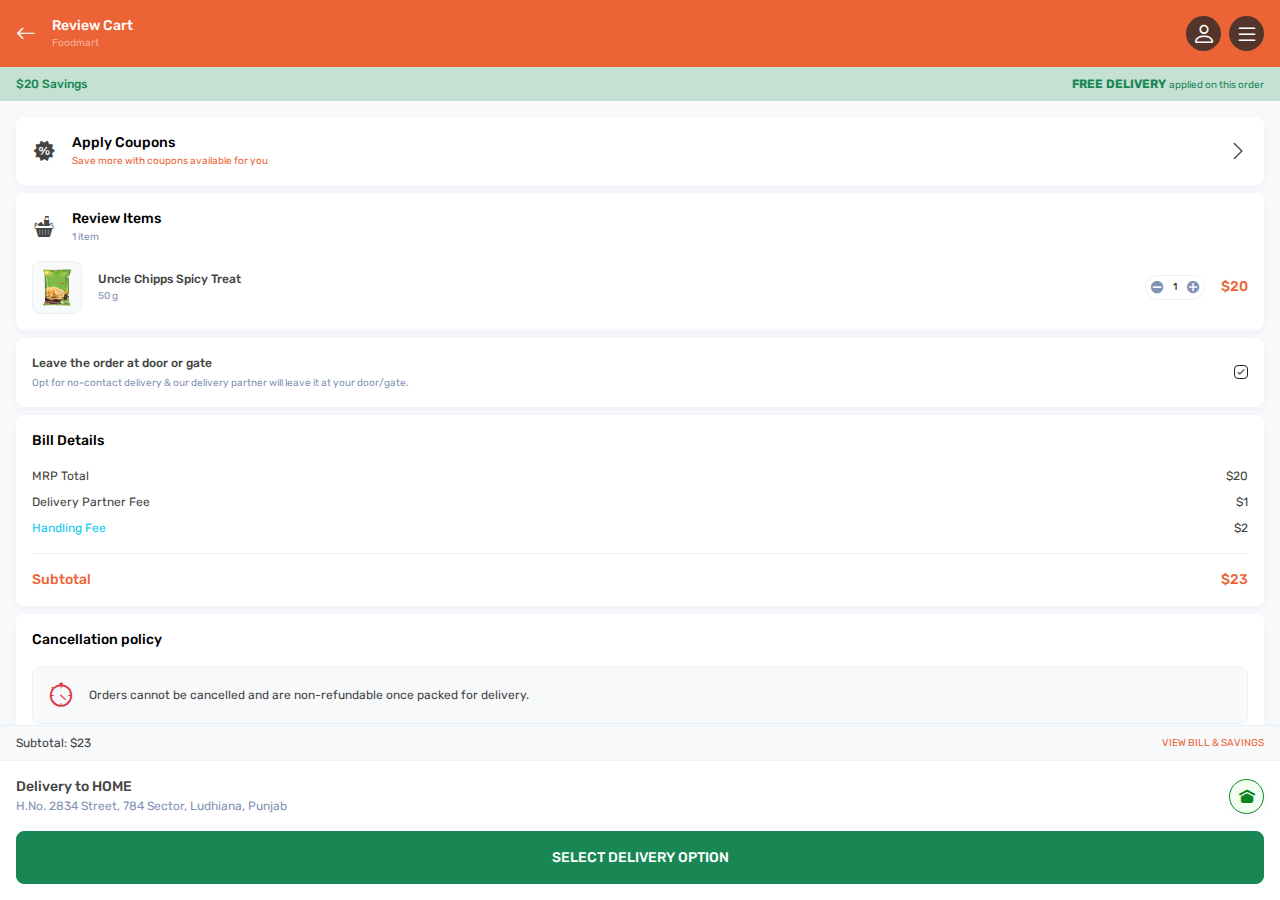
<file: askbootstrap.com/preview/foodmart/cart.html>
<!DOCTYPE html>
<html lang="en">

<!-- Mirrored from askbootstrap.com/preview/foodmart/cart.html by HTTrack Website Copier/3.x [XR&CO'2014], Sat, 23 Sep 2023 09:49:32 GMT -->
<head>
<meta charset="UTF-8">
<meta http-equiv="X-UA-Compatible" content="IE=edge">
<meta name="viewport" content="width=device-width, initial-scale=1.0">
<link rel="icon" href="img/logo.png" type="image/png">
<title>Foodmart - Food & Grocery Delivery Mobile Template</title>

<link rel="stylesheet" href="vender/bootstrap/css/bootstrap.min.css">

<link rel="stylesheet" href="vender/icofont/icofont.min.css">

<link rel="stylesheet" href="vender/sidebar/demo.css">

<link rel="stylesheet" href="css/style.css">
</head>
<body class="bg-light">
<div class="cart d-flex flex-column vh-100">

<div class="bg-white mb-auto">
<div class="d-flex align-items-center gap-3 p-3 bg-primary">
<a href="product-detail.html" class="text-white"><i class="bi bi-arrow-left fs-5"></i></a>
<div>
<h6 class="fw-bold text-white mb-0">Review Cart</h6>
<p class="text-white-50 small m-0">Foodmart</p>
</div>
<div class="d-flex align-items-center gap-2 ms-auto">
<a href="profile.html" class="link-dark">
<div class="bg-dark bg-opacity-75 rounded-circle user-icon"><i class="bi bi-person d-flex m-0 h4 text-white"></i></div>
</a>
<a class="toggle" href="#">
<b class="bg-dark bg-opacity-75 rounded-circle user-icon">
<i class="bi bi-list d-flex m-0 h4 text-white"></i>
</b>
</a>
</div>
</div>
<div class="bg-success bg-opacity-25 px-3 py-2 d-flex align-items-center">
<p class="text-success fw-bold mb-0">
$20 Savings
</p>
<p class="text-success ms-auto mb-0">
<b>FREE DELIVERY</b> <small>applied on this order</small>
</p>
</div>
</div>

<div class="my-auto vh-100 overflow-auto p-3">

<a href="#" class="link-dark" data-bs-toggle="offcanvas" data-bs-target="#applycoupon" aria-controls="applycoupon">
<div class="bg-white d-flex align-items-center gap-3 p-3 mb-2 shadow-sm rounded-3">
<i class="icofont-sale-discount icofont-2x"></i>
<div>
<h6 class="fw-bold text-black osahan-mb-1">Apply Coupons</h6>
<p class="small text-primary m-0">Save more with coupons available for you</p>
</div>
<div class="ms-auto"><i class="bi bi-chevron-right fs-5"></i></div>
</div>
</a>

<div class="bg-white p-3 mb-2 shadow-sm rounded-3">
<div class="d-flex align-items-center gap-3 mb-3">
<i class="icofont-food-basket icofont-2x"></i>
<div>
<h6 class="fw-bold text-black osahan-mb-1">Review Items</h6>
<p class="small text-muted m-0">1 item</p>
</div>
</div>
<div class="d-flex align-items-center gap-3 justify-content-between">
<img src="img/uncle-chips.png" alt class="img-fluid bg-light p-1 border rounded-3 cart-product">
<div class="me-auto">
<p class="osahan-mb-1 fw-bold">Uncle Chipps Spicy Treat</p>
<p class="text-muted small m-0">50 g</p>
</div>
<div class="osahan-count d-flex align-items-center justify-content-between border border-dark-subtle rounded-pill h6 m-0 p-1">
<span class="text-muted minus d-flex"><i class="icofont-minus-circle"></i></span>
<input type="text" class="lh-sm small text-black text-center box border-0" value="1">
<span class="text-muted plus d-flex"><i class="icofont-plus-circle"></i></span>
</div>
<h6 class="m-0 text-primary">$20</h6>
</div>
</div>

<div class="bg-white p-3 mb-2 shadow-sm rounded-3">
<div class="d-flex align-items-center justify-content-between gap-3">
<div>
<p class="fw-bold mb-1">Leave the order at door or gate</p>
<p class="text-muted small m-0">Opt for no-contact delivery & our delivery partner will leave it at
your door/gate.
</p>
</div>
<span>
<input type="checkbox" class="btn-check" id="btn-check-outlined" autocomplete="off">
<label class="btn btn-outline-dark btn-sm d-flex p-0 btn-pill" for="btn-check-outlined"><i class="icofont-check-alt"></i></label>
</span>
</div>
</div>

<div class="bg-white p-3 mb-2 shadow-sm rounded-3">
<h6 class="fw-bold text-black mb-3">Bill Details</h6>
<div class="border-bottom">
<div class="d-flex align-items-center justify-content-between mb-2">
<p class="m-0">MRP Total</p>
<p class="m-0">$20</p>
</div>
<div class="d-flex align-items-center justify-content-between mb-2">
<p class="m-0">Delivery Partner Fee</p>
<p class="m-0">$1</p>
</div>
<div class="d-flex align-items-center justify-content-between mb-3">
<p class="text-info m-0">Handling Fee</p>
<p class="m-0">$2</p>
</div>
</div>
<div class="d-flex align-items-center justify-content-between pt-3">
<h6 class="text-primary m-0">Subtotal</h6>
<h6 class="fw-bold text-primary m-0">$23</h6>
</div>
</div>

<div class="bg-white shadow-sm p-3 rounded-3">
<h6 class="fw-bold text-black mb-3">Cancellation policy</h6>
<div>
<div class="d-flex align-items-center gap-3 mb-3 border bg-light p-3 rounded-3">
<i class="icofont-stopwatch icofont-2x text-danger"></i>
<p class="m-0">Orders cannot be cancelled and are non-refundable once packed for delivery.</p>
</div>
<div class="d-flex align-items-center gap-3 mb-3 border bg-light p-3 rounded-3">
<i class="icofont-file-alt icofont-2x text-danger"></i>
<p class="m-0">In case of unexpected delays or issues, a refund will be provided.</p>
</div>
</div>
<p class="mb-0 small text-muted">Check your order and address details before placing the order. <a href="#" class="text-decoration-underline text-primary">Read policy</a></p>
</div>
</div>

<div class="mt-auto shadow-sm border-top">
<div class="bg-light d-flex align-items-center border-bottom justify-content-between px-3 py-2">
<p class="m-0">Subtotal: $23</p>
<p class="text-primary small m-0">VIEW BILL & SAVINGS</p>
</div>
<div class="bg-white p-3">
<div class="d-flex align-items-center justify-content-between">
<div data-bs-toggle="offcanvas" data-bs-target="#homelocation" aria-controls="homelocation" class="w-75">
<h6 class="mb-0">Delivery to <span class="fw-bold">HOME</span></h6>
<p class="text-muted text-truncate m-0">H.No. 2834 Street, 784 Sector, Ludhiana, Punjab</p>
</div>
<a href="#" class="btn btn-outline-success border-dark-subtle fw-bold shadow-sm user-icon rounded-pill fs-6" data-bs-toggle="offcanvas" data-bs-target="#homelocation" aria-controls="homelocation"><i class="icofont-ui-home"></i></a>
</div>
<div class="pt-3">
<a href="#" class="btn btn-success w-100 text-uppercase btn-lg fw-bold" data-bs-toggle="offcanvas" data-bs-target="#deliveryoption" aria-controls="deliveryoption">Select delivery option</a>
</div>
</div>
</div>
</div>

<div class="offcanvas offcanvas-bottom border-0 h-100" tabindex="-1" id="homelocation" aria-labelledby="homelocationLabel">
<div class="offcanvas-header bg-transparent p-0">
<a href="#" class="bg-primary text-white rounded-circle shadow-sm icon-sm m-3 position-absolute z-0 top-0" data-bs-dismiss="offcanvas" aria-label="Close">
<i class="bi bi-arrow-left fs-5"></i>
</a>
<div class="ratio ratio-4x3 postion-relative z-n1">
<iframe src="https://www.google.com/maps/embed?pb=!1m18!1m12!1m3!1d3501748.249032638!2d73.16727014620984!3d31.00740966166808!2m3!1f0!2f0!3f0!3m2!1i1024!2i768!4f13.1!3m3!1m2!1s0x391964aa569e7355%3A0x8fbd263103a38861!2sPunjab!5e0!3m2!1sen!2sin!4v1674302805615!5m2!1sen!2sin" class="border-0 w-100" allowfullscreen loading="lazy" referrerpolicy="no-referrer-when-downgrade"></iframe>
</div>
</div>
<div class="offcanvas-body p-0">
<div class="d-flex align-items-center bg-light p-3 gap-3 py-3 border-top border-bottom">
<i class="icofont-map-pins icofont-2x text-primary"></i>
<div class="text-truncate">
<h6 class="mb-0">Delivery to <span class="fw-bold">HOME</span></h6>
<p class="text-muted text-truncate m-0">H.No. 2834 Street, 784 Sector, Ludhiana, Punjab</p>
</div>
<div class="ms-auto">
<a href="#" class="btn btn-light btn-sm bg-white border text-primary fw-bold text-uppercase">Change</a>
</div>
</div>
<form class="p-3">
<div class="mb-3">
<input type="text" class="form-control bg-transparent border-0 rounded-0 border-bottom py-2 px-0" placeholder="Enter House/Flat No.">
</div>
<div class="mb-3">
<input type="text" class="form-control bg-transparent border-0 rounded-0 border-bottom py-2 px-0" placeholder="Enter Landmark">
</div>
<div class="mb-3">
<div class="d-flex gap-3 align-items-center justify-content-between">
<input type="radio" class="btn-check" name="btnradio" id="btnradio1d" autocomplete="off" checked>
<label class="btn btn-outline-dark col py-2 rounded-2" for="btnradio1d"><i class="icofont-ui-home me-2"></i>Home</label>
<input type="radio" class="btn-check" name="btnradio" id="btnradio2d" autocomplete="off">
<label class="btn btn-outline-dark col py-2 rounded-2" for="btnradio2d"><i class="icofont-bag-alt me-2"></i>Work</label>
<input type="radio" class="btn-check" name="btnradio" id="btnradio3d" autocomplete="off">
<label class="btn btn-outline-dark col py-2 rounded-2" for="btnradio3d"><i class="icofont-location-pin me-2"></i>Other</label>
</div>
</div>
</form>
</div>
<div class="offcanvas-footer">
<a href="#" class="btn btn-success text-uppercase w-100 btn-lg fw-bold" data-bs-dismiss="offcanvas" aria-label="Close">Save & proceed</a>
</div>
</div>

<div class="offcanvas offcanvas-bottom bg-light border-0 h-75" tabindex="-1" id="deliveryoption" aria-labelledby="deliveryoptionLabel">
<div class="offcanvas-header">
<h5 class="offcanvas-title fw-bold text-black" id="deliveryoptionLabel">Select a delivery option</h5>
</div>
<div class="offcanvas-body p-0">
<div class="bg-white shadow-sm p-3 border-bottom border-top">
<div class="form-check form-check-reverse">
<input class="form-check-input" type="radio" name="exampleRadios" id="exampleRadios1" value="option1">
<label class="form-check-label d-flex align-items-center gap-2" for="exampleRadios1">
<i class="icofont-free-delivery icofont-3x text-primary"></i>
<div class="text-start">
<h6 class="fw-bold mb-0">Delivery now - <span class="text-success"><del class="text-muted">$25</del> Free</span></h6>
<p class="text-primary small m-0">Get in next 25 - 30 mins</p>
</div>
</label>
</div>
</div>
<div class="bg-white shadow-sm p-3">
<div class="form-check form-check-reverse mb-3">
<input class="form-check-input" type="radio" name="exampleRadios" id="exampleRadios2" value="option2" checked>
<label class="form-check-label d-flex align-items-center gap-2" for="exampleRadios2">
<i class="icofont-delivery-time icofont-3x text-primary"></i>
<div class="text-start">
<h6 class="fw-bold mb-0">Delivery later - <span class="text-success"><del class="text-muted">$15</del> Free</span></h6>
<p class="text-primary small m-0">Earliest slot: 1:00 PM - 2:00 PM Today</p>
</div>
</label>
</div>
<div class="row row-cols-2 g-2 custom-checkbox">
<div class="col">
<input type="radio" class="btn-check" name="btnradio" id="btnradio1" autocomplete="off" checked>
<label class="btn btn-outline-danger btn-sm w-100" for="btnradio1">1:00 PM - 2:00 PM</label>
</div>
<div class="col">
<input type="radio" class="btn-check" name="btnradio" id="btnradio2" autocomplete="off">
<label class="btn btn-outline-danger btn-sm w-100" for="btnradio2">2:00 PM - 3:00 PM</label>
</div>
<div class="col">
<input type="radio" class="btn-check" name="btnradio" id="btnradio3" autocomplete="off">
<label class="btn btn-outline-danger btn-sm w-100" for="btnradio3">3:00 PM - 4:00 PM</label>
</div>
<div class="col">
<input type="radio" class="btn-check" name="btnradio" id="btnradio4" autocomplete="off">
<label class="btn btn-outline-danger btn-sm w-100" for="btnradio4">4:00 PM - 5:00 PM</label>
</div>
<div class="col">
<input type="radio" class="btn-check" name="btnradio" id="btnradio5" autocomplete="off">
<label class="btn btn-outline-danger btn-sm w-100" for="btnradio5">5:00 PM - 6:00 PM</label>
</div>
<div class="col">
<input type="radio" class="btn-check" name="btnradio" id="btnradio6" autocomplete="off">
<label class="btn btn-outline-danger btn-sm w-100" for="btnradio6">6:00 PM - 7:00 PM</label>
</div>
<div class="col">
<input type="radio" class="btn-check" name="btnradio" id="btnradio7" autocomplete="off">
<label class="btn btn-outline-danger btn-sm w-100" for="btnradio7">7:00 PM - 8:00 PM</label>
</div>
<div class="col">
<input type="radio" class="btn-check" name="btnradio" id="btnradio8" autocomplete="off">
<label class="btn btn-outline-danger btn-sm w-100" for="btnradio8">8:00 PM - 9:00 PM</label>
</div>
<div class="col">
<input type="radio" class="btn-check" name="btnradio" id="btnradio9" autocomplete="off">
<label class="btn btn-outline-danger btn-sm w-100" for="btnradio9">9:00 PM - 10:00 PM</label>
</div>
<div class="col">
<input type="radio" class="btn-check" name="btnradio" id="btnradio10" autocomplete="off">
<label class="btn btn-outline-danger btn-sm w-100" for="btnradio10">10:00 PM - 11:00 PM</label>
</div>
</div>
</div>
</div>
<div class="offcanvas-footer bg-white shadow-sm border-top">
<div class="d-flex align-items-center justify-content-between mb-1">
<p class="m-0">Total Order Value</p>
<p class="m-0">$163</p>
</div>
<div class="d-flex align-items-center justify-content-between">
<p class="text-success m-0">Total Savings</p>
<p class="m-0"><span class="bg-success bg-opacity-25 text-success rounded small p-1">-$33</span></p>
</div>
<div class="d-flex align-items-center justify-content-between mt-2 mb-3">
<p class="text-primary fw-bold m-0">Delivery Partner Fee</p>
<p class="text-success fw-bold m-0"><del class="text-muted me-1">$15</del>FREE</p>
</div>
<a href="payment-option.html" class="btn btn-success text-uppercase w-100 btn-lg fw-bold">Make Payment - $130</a>
</div>
</div>

<div class="offcanvas offcanvas-end bg-light border-0 w-100" tabindex="-1" id="applycoupon" aria-labelledby="applycouponLabel">
<div class="offcanvas-header bg-primary d-block bg-white shadow-sm">
<div class="d-flex align-items-center justify-content-start gap-3">
<a href="#" data-bs-dismiss="offcanvas" aria-label="Close"><i class="bi bi-arrow-left text-white fs-5"></i></a>
<h5 class="offcanvas-title text-white fw-bold" id="applycouponLabel">Apply Coupon</h5>
</div>

<div class="pt-3">
<input type="text" class="form-control rounded-3 border-0 py-2" placeholder="Enter Coupon Code" aria-label="Enter Coupon Code" aria-describedby="search">
</div>
</div>
<div class="offcanvas-body bg-light">

<p class="text-black text-uppercase small mb-3">availbale coupons</p>
<div class="coupons-page">

<div class="bg-white rounded-3 shadow-sm mb-3 osahan-coupons-main">
<div class="d-flex align-items-start justify-content-between border-bottom p-3 position-relative">
<span class="coupon-top-shape-2 position-absolute"></span>
<span class="coupon-bottom-shape-2 position-absolute"></span>
<div>
<div class="d-flex align-items-center bg-success osahan-coupons-code mb-2 position-relative rounded-3">
<i class="icofont-sale-discount text-warning fs-5 border-end p-2"></i>
<span class="d-flex align-items-center text-white fw-bold justify-content-center position-relative flex-grow-1 h-100 fs-6 px-3">
FRDEL99
<span class="coupon-top-shape position-absolute"></span>
<span class="coupon-bottom-shape position-absolute"></span>
</span>
</div>
<h6 class="m-0">Flat <span class="fw-bold">$25 off</span></h6>
</div>
<a href="#" class="text-primary fw-bold" data-bs-dismiss="offcanvas" aria-label="Close">APPLY</a>
</div>
<div class="p-3">
<p class="text-muted mb-2">Use code FRDEL99 & get free delivery on order above $99 on your first
5 orders on Foodmart
</p>
<a data-bs-toggle="collapse" class="text-primary" href="#collapseone" role="button" aria-expanded="false" aria-controls="collapseone">
+ MORE
</a>
<div class="collapse" id="collapseone">
<div class="card card-body border-0 px-0 pb-0">
<p class="text-black mb-2">Terms and Conditions</p>
<ul class="d-grid gap-1 text-muted px-3 mb-0">
<li>Valid only on your first 5 orders on Foodmart</li>
<li>Minimum order value - 99</li>
<li>This free delivery waiver is applicable only on delivery fee</li>
<li>Other T&Cs may apply</li>
</ul>
</div>
</div>
</div>
</div>

<div class="bg-white rounded-3 shadow-sm mb-3 osahan-coupons-main">
<div class="d-flex align-items-start justify-content-between border-bottom p-3 position-relative">
<span class="coupon-top-shape-2 position-absolute"></span>
<span class="coupon-bottom-shape-2 position-absolute"></span>
<div>
<div class="d-flex align-items-center bg-success osahan-coupons-code mb-2 position-relative rounded-3">
<i class="icofont-visa text-warning fs-5 border-end p-2"></i>
<span class="d-flex align-items-center text-white fw-bold justify-content-center position-relative flex-grow-1 h-100 fs-6 px-3">
ORDERNOW
<span class="coupon-top-shape position-absolute"></span>
<span class="coupon-bottom-shape position-absolute"></span>
</span>
</div>
<h6 class="m-0">Flat <span class="fw-bold">$25 off</span></h6>
</div>
<a href="#" class="text-primary fw-bold" data-bs-dismiss="offcanvas" aria-label="Close">APPLY</a>
</div>
<div class="p-3">
<p class="text-muted mb-2">Use code ORDERNOW get flat $25 off on order above $249</p>
<a data-bs-toggle="collapse" class="text-primary" href="#collapsetwo" role="button" aria-expanded="false" aria-controls="collapsetwo">
+ MORE
</a>
<div class="collapse" id="collapsetwo">
<div class="card card-body border-0 px-0 pb-0">
<p class="text-black mb-2">Terms and Conditions</p>
<ul class="d-grid gap-1 text-muted px-3 mb-0">
<li>Valid only on your first 5 orders on Foodmart</li>
<li>Minimum order value - 99</li>
<li>This free delivery waiver is applicable only on delivery fee</li>
<li>Other T&Cs may apply</li>
</ul>
</div>
</div>
</div>
</div>

<div class="bg-white rounded-3 shadow-sm mb-3 osahan-coupons-main">
<div class="d-flex align-items-start justify-content-between border-bottom p-3 position-relative">
<span class="coupon-top-shape-2 position-absolute"></span>
<span class="coupon-bottom-shape-2 position-absolute"></span>
<div>
<div class="d-flex align-items-center bg-success osahan-coupons-code mb-2 position-relative rounded-3">
<i class="icofont-bank-alt text-warning fs-5 border-end p-2"></i>
<span class="d-flex align-items-center text-white fw-bold justify-content-center position-relative flex-grow-1 h-100 fs-6 px-3">
DFEYI10F
<span class="coupon-top-shape position-absolute"></span>
<span class="coupon-bottom-shape position-absolute"></span>
</span>
</div>
<h6 class="m-0">Flat <span class="fw-bold">$50 off</span></h6>
</div>
<a href="#" class="text-primary fw-bold" data-bs-dismiss="offcanvas" aria-label="Close">APPLY</a>
</div>
<div class="p-3">
<p class="text-muted mb-2">Use code DFEYI10F get flat $50 off on order above $449</p>
<a data-bs-toggle="collapse" class="text-primary" href="#collapsethree" role="button" aria-expanded="false" aria-controls="collapsethree">
+ MORE
</a>
<div class="collapse" id="collapsethree">
<div class="card card-body border-0 px-0 pb-0">
<p class="text-black mb-2">Terms and Conditions</p>
<ul class="d-grid gap-1 text-muted px-3 mb-0">
<li>Valid only on your first 5 orders on Foodmart</li>
<li>Minimum order value - 99</li>
<li>This free delivery waiver is applicable only on delivery fee</li>
<li>Other T&Cs may apply</li>
</ul>
</div>
</div>
</div>
</div>

<div class="bg-white rounded-3 shadow-sm mb-3 osahan-coupons-main">
<div class="d-flex align-items-start justify-content-between border-bottom p-3 position-relative">
<span class="coupon-top-shape-2 position-absolute"></span>
<span class="coupon-bottom-shape-2 position-absolute"></span>
<div>
<div class="d-flex align-items-center bg-success osahan-coupons-code mb-2 position-relative rounded-3">
<i class="icofont-apple-pay text-warning fs-5 border-end p-2"></i>
<span class="d-flex align-items-center text-white fw-bold justify-content-center position-relative flex-grow-1 h-100 fs-6 px-3">
BOIDC120
<span class="coupon-top-shape position-absolute"></span>
<span class="coupon-bottom-shape position-absolute"></span>
</span>
</div>
<h6 class="m-0">Discount <span class="fw-bold">$50 off</span></h6>
</div>
<a href="#" class="text-primary fw-bold" data-bs-dismiss="offcanvas" aria-label="Close">APPLY</a>
</div>
<div class="p-3">
<p class="text-muted mb-2">Use code BOIDC120 get 20% discount on order above $149</p>
<a data-bs-toggle="collapse" class="text-primary" href="#collapsefour" role="button" aria-expanded="false" aria-controls="collapsefour">
+ MORE
</a>
<div class="collapse" id="collapsefour">
<div class="card card-body border-0 px-0 pb-0 mb-0">
<p class="text-black mb-2">Terms and Conditions</p>
<ul class="d-grid gap-1 text-muted px-3">
<li>Valid only on your first 5 orders on Foodmart</li>
<li>Minimum order value - 99</li>
<li>This free delivery waiver is applicable only on delivery fee</li>
<li>Other T&Cs may apply</li>
</ul>
</div>
</div>
</div>
</div>
</div>
</div>
</div>

<nav id="main-nav">
<ul class="second-nav">
<li class="osahan-user-profile bg-primary">
<div class="d-flex align-items-center gap-2">
<img src="img/delivery-boy.jpg" alt class="rounded-pill img-fluid">
<div class="ps-1">
<h5 class="fw-bold text-white osahan-mb-1">Black Smith</h5>
<p class="text-white-50 m-0">+91 12345-67890</p>
</div>
</div>
</li>
<li><a href="index.html"><i class="bi bi-house me-3"></i>Homepage</a></li>
<li><a href="listing.html"><i class="bi bi-grid me-3"></i>Listing</a></li>
<li><a href="product-detail.html"><i class="bi bi-file-break me-3"></i>Product Detail</a></li>
<li><a href="cart.html"><i class="bi bi-basket me-3"></i>Cart</a></li>
<li><a href="payment-option.html"><i class="bi bi-credit-card me-3"></i>Payment Option</a></li>
<li><a href="payment-details.html"><i class="bi bi-stopwatch me-3"></i>Payment Time</a></li>
<li><a href="order-received.html"><i class="bi bi-check-circle me-3"></i>Order Received</a></li>
<li><a href="track-order.html"><i class="bi bi-truck me-3"></i>Track Order</a></li>
<li><a href="track-delivery-boy.html"><i class="bi bi-person-vcard me-3"></i>Track Delivery Boy</a></li>
<li><a href="profile.html"><i class="bi bi-person me-3"></i>Profile</a></li>
<li><a href="order-detail.html"><i class="bi bi-receipt me-3"></i>Order Details</a></li>
<li>
<a href="#"><i class="bi bi-link me-3"></i>Example Multi Link</a>
<ul>
<li><a href="#">Link</a></li>
<li><a href="#">Link</a></li>
</ul>
</li>
</ul>
<ul class="bottom-nav">
<li class="home">
<a href="index.html" class="text-primary">
<p class="h5 m-0"><i class="bi bi-house"></i></p>
Home
</a>
</li>
<li class="cart">
<a href="cart.html">
<p class="h5 m-0"><i class="bi bi-basket"></i></p>
Cart
</a>
</li>
<li class="profile">
<a href="profile.html">
<p class="h5 m-0"><i class="bi bi-person"></i></p>
Profile
</a>
</li>
</ul>
</nav>

<script src="vender/bootstrap/js/bootstrap.bundle.min.js" type="6a07bbddf817d1a9e37402c3-text/javascript"></script>

<script src="vender/jquery/jquery.min.js" type="6a07bbddf817d1a9e37402c3-text/javascript"></script>

<script src="vender/sidebar/hc-offcanvas-nav.js" type="6a07bbddf817d1a9e37402c3-text/javascript"></script>

<script src="js/custom.js" type="6a07bbddf817d1a9e37402c3-text/javascript"></script>
<script src="../../cdn-cgi/scripts/7d0fa10a/cloudflare-static/rocket-loader.min.js" data-cf-settings="6a07bbddf817d1a9e37402c3-|49" defer></script><script defer src="https://static.cloudflareinsights.com/beacon.min.js/v8b253dfea2ab4077af8c6f58422dfbfd1689876627854" integrity="sha512-bjgnUKX4azu3dLTVtie9u6TKqgx29RBwfj3QXYt5EKfWM/9hPSAI/4qcV5NACjwAo8UtTeWefx6Zq5PHcMm7Tg==" data-cf-beacon='{"rayId":"80b1e0550bfca090","version":"2023.8.0","r":1,"b":1,"token":"dd471ab1978346bbb991feaa79e6ce5c","si":100}' crossorigin="anonymous"></script>
</body>

<!-- Mirrored from askbootstrap.com/preview/foodmart/cart.html by HTTrack Website Copier/3.x [XR&CO'2014], Sat, 23 Sep 2023 09:49:32 GMT -->
</html>
</file>
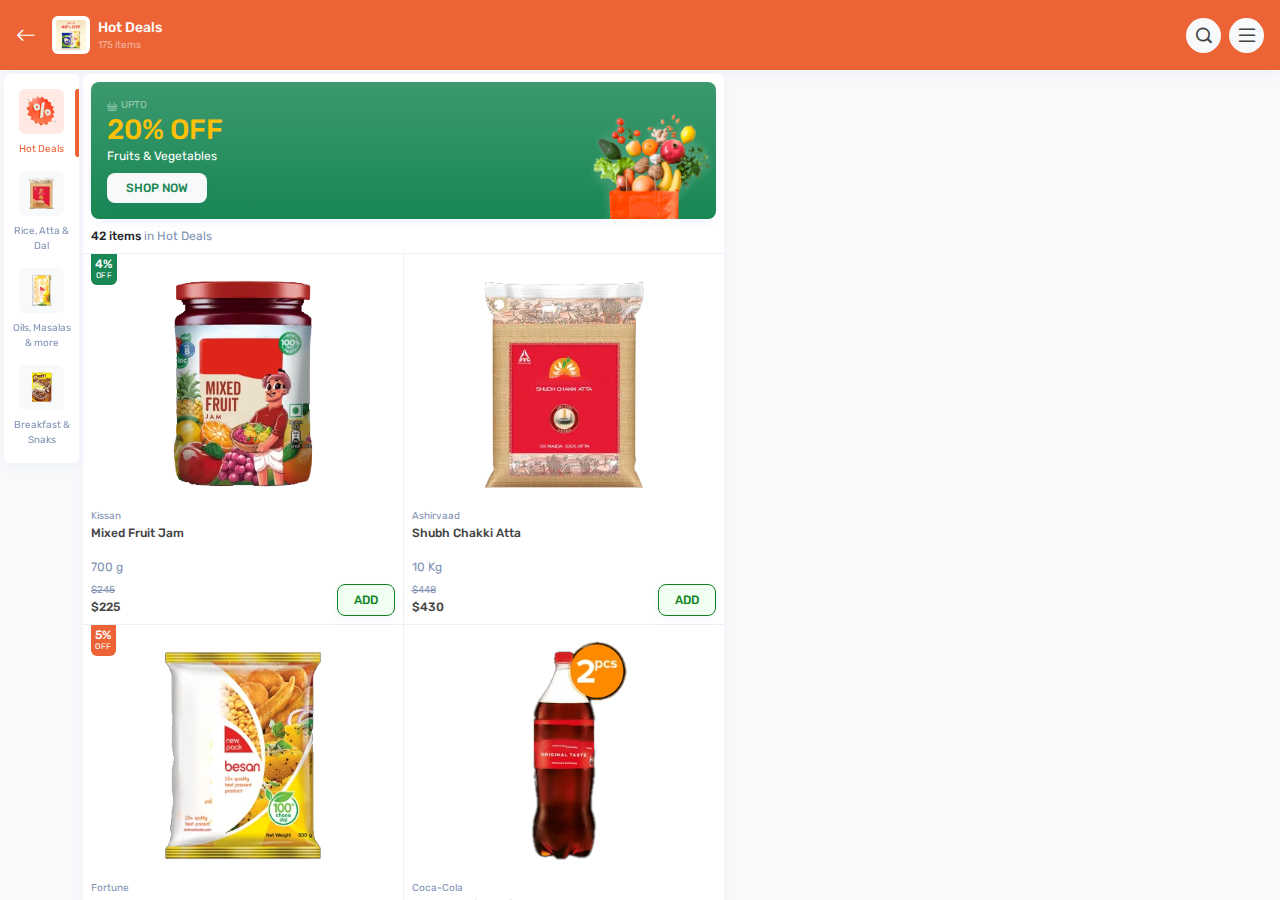
<file: askbootstrap.com/preview/foodmart/listing.html>
<!DOCTYPE html>
<html lang="en">

<!-- Mirrored from askbootstrap.com/preview/foodmart/listing.html by HTTrack Website Copier/3.x [XR&CO'2014], Sat, 23 Sep 2023 09:49:22 GMT -->
<head>
<meta charset="UTF-8">
<meta http-equiv="X-UA-Compatible" content="IE=edge">
<meta name="viewport" content="width=device-width, initial-scale=1.0">
<link rel="icon" href="img/logo.png" type="image/png">
<title>Foodmart - Food & Grocery Delivery Mobile Template</title>

<link rel="stylesheet" href="vender/bootstrap/css/bootstrap.min.css">

<link rel="stylesheet" href="vender/icofont/icofont.min.css">

<link rel="stylesheet" href="vender/sidebar/demo.css">

<link rel="stylesheet" href="css/style.css">
</head>
<body class="bg-light">
<div class="listing d-flex flex-column vh-100">

<div class="listing-navbar bg-primary d-flex align-items-center gap-3 shadow-sm mb-auto p-3">
<a href="index.html"><i class="bi bi-arrow-left text-white fs-5"></i></a>
<a href="#" class="text-white" data-bs-toggle="modal" data-bs-target="#categories">
<div class="d-flex align-items-center gap-2">
<span class="bg-white rounded p-1">
<img src="img/category-1.png" alt class="img-fluid">
</span>
<div>
<h6 class="fw-bold text-white mb-0">Hot Deals</h6>
<p class="text-white-50 small m-0">175 items</p>
</div>
</div>
</a>
<div class="d-flex align-items-center gap-2 ms-auto">
<a href="#" class="link-dark bg-light rounded-circle user-icon" data-bs-toggle="offcanvas" data-bs-target="#searchoffcanvas" aria-controls="searchoffcanvas"><i class="icofont-search-1 fs-6"></i></a>
<a class="toggle" href="#">
<b class="link-dark bg-light rounded-circle user-icon">
<i class="bi bi-list d-flex m-0 h4"></i>
</b>
</a>
</div>
</div>

<div class="vh-100 my-auto overflow-auto p-1">
<div class="d-flex gap-1">
<div class="listing-left">
<div class="bg-white rounded shadow-sm sticky-top overflow-hidden p-2">
<div class="nav flex-column osahan-item-sidebar nav-pills" id="v-pills-tab" role="tablist" aria-orientation="vertical">
<button class="nav-link active" id="v-pills-home-tab" data-bs-toggle="pill" data-bs-target="#v-pills-home" type="button" role="tab" aria-controls="v-pills-home" aria-selected="true">
<div>
<img src="img/tab-1.png" alt class="img-fluid bg-light rounded">
<p class="pt-2 m-0 small">Hot Deals</p>
</div>
</button>
<button class="nav-link" id="v-pills-profile-tab" data-bs-toggle="pill" data-bs-target="#v-pills-profile" type="button" role="tab" aria-controls="v-pills-profile" aria-selected="false">
<div>
<img src="img/tab-2.png" alt class="img-fluid bg-light rounded">
<p class="pt-2 m-0 small">Rice, Atta & Dal</p>
</div>
</button>
<button class="nav-link" id="v-pills-messages-tab" data-bs-toggle="pill" data-bs-target="#v-pills-messages" type="button" role="tab" aria-controls="v-pills-messages" aria-selected="false">
<div>
<img src="img/tab-3.png" alt class="img-fluid bg-light rounded">
<p class="pt-2 m-0 small">Oils, Masalas & more</p>
</div>
</button>
<button class="nav-link" id="v-pills-settings-tab" data-bs-toggle="pill" data-bs-target="#v-pills-settings" type="button" role="tab" aria-controls="v-pills-settings" aria-selected="false">
<div>
<img src="img/tab-4.png" alt class="img-fluid bg-light rounded">
<p class="pt-2 m-0 small">Breakfast & Snaks</p>
</div>
</button>
</div>
</div>
</div>
<div class="listing-right">
<div class="bg-white rounded shadow-sm">
<div class="tab-content" id="v-pills-tabContent">
<div class="tab-pane fade show active" id="v-pills-home" role="tabpanel" aria-labelledby="v-pills-home-tab" tabindex="0">
<div class="border-bottom p-2">
<div class="rounded-3 ps-3 shadow-sm d-flex gap-1 align-items-center bg-success bg-gradient justify-content-between">
<div class="py-3">
<small class="text-white-50 d-flex align-items-center"><i class="bi bi-basket me-1 d-flex"></i> UPTO</small>
<h3 class="fw-bold text-warning mb-0">20% OFF</h3>
<p class="text-white mb-2">Fruits & Vegetables</p>
<a href="listing.html" class="btn btn-light text-success fw-bold rounded-3 shadow-sm btn-sm border-0">SHOP NOW</a>
</div>
<img src="img/banner2.png" alt class="img-fluid mt-auto osahan-offer-banner-2">
</div>
<p class="text-muted pt-2 mb-0"><span class="fw-bold text-dark">42 items</span> in Hot Deals
</p>
</div>
<div class="row border-bottom g-0">
<div class="col-6 border-end">
<div class="card bg-transparent border-0 p-2 h-100">
<div class="bg-success position-absolute top-0 text-white osahan-badge text-center"><b>4%</b><br>OFF</div>
<a href="product-detail.html">
<img src="img/listing-1.png" alt class="img-fluid w-75 d-block mx-auto">
</a>
<div class="card-body p-0 mb-3">
<small class="text-muted">Kissan</small>
<p class="card-title fw-bold mb-0">Mixed Fruit Jam</p>
</div>
<div class="card-footer bg-transparent border-0 d-flex align-items-end justify-content-between p-0">
<div>
<p class="text-muted mb-1">700 g</p>
<del class="text-muted small">$245</del>
<p class="fw-bold m-0">$225</p>
</div>
<a href="cart.html" class="btn btn-outline-success btn-sm border-dark-subtle fw-bold rounded-3 shadow-sm px-3">ADD</a>
</div>
</div>
</div>
<div class="col-6">
<div class="card bg-transparent border-0 p-2 h-100">
<a href="product-detail.html">
<img src="img/listing-2.png" alt class="img-fluid w-75 d-block mx-auto">
</a>
<div class="card-body p-0 mb-3">
<small class="text-muted">Ashirvaad</small>
<p class="card-title fw-bold mb-0">Shubh Chakki Atta</p>
</div>
<div class="card-footer bg-transparent border-0 d-flex align-items-end justify-content-between p-0">
<div>
<p class="text-muted mb-1">10 Kg</p>
<del class="text-muted small">$448</del>
<p class="fw-bold m-0">$430</p>
</div>
<a href="cart.html" class="btn btn-outline-success btn-sm border-dark-subtle fw-bold rounded-3 shadow-sm px-3">ADD</a>
</div>
</div>
</div>
</div>
<div class="row border-bottom g-0">
<div class="col-6 border-end">
<div class="card bg-transparent border-0 p-2 h-100">
<div class="bg-primary position-absolute top-0 text-white osahan-badge text-center"><b>5%</b><br>OFF</div>
<a href="product-detail.html">
<img src="img/listing-3.png" alt class="img-fluid w-75 d-block mx-auto">
</a>
<div class="card-body p-0 mb-3">
<small class="text-muted">Fortune</small>
<p class="card-title fw-bold mb-0">Basan Flour</p>
</div>
<div class="card-footer bg-transparent border-0 d-flex align-items-end justify-content-between p-0">
<div>
<p class="text-muted mb-1">500 g</p>
<del class="text-muted small">$70</del>
<p class="fw-bold m-0">$51</p>
</div>
<a href="cart.html" class="btn btn-outline-success btn-sm border-dark-subtle fw-bold rounded-3 shadow-sm px-3">ADD</a>
</div>
</div>
</div>
<div class="col-6">
<div class="card bg-transparent border-0 p-2 h-100">
<a href="product-detail.html">
<img src="img/listing-4.png" alt class="img-fluid w-75 d-block mx-auto">
</a>
<div class="card-body p-0 mb-3">
<small class="text-muted">Coca-Cola</small>
<p class="card-title fw-bold mb-0">Coca Cola (Bottle)</p>
</div>
<div class="card-footer bg-transparent border-0 d-flex align-items-end justify-content-between p-0">
<div>
<p class="text-muted mb-1">2 L x 2</p>
<del class="text-muted small">$190</del>
<p class="fw-bold m-0">$173</p>
</div>
<a href="cart.html" class="btn btn-outline-success btn-sm border-dark-subtle fw-bold rounded-3 shadow-sm px-3">ADD</a>
</div>
</div>
</div>
</div>
<div class="row border-bottom g-0">
<div class="col-6 border-end">
<div class="card bg-transparent border-0 p-2 h-100">
<a href="product-detail.html">
<img src="img/listing-5.png" alt class="img-fluid w-75 d-block mx-auto">
</a>
<div class="card-body p-0 mb-3">
<small class="text-muted">Tata Tea</small>
<p class="card-title fw-bold mb-0">Tata Premium Tea</p>
</div>
<div class="card-footer bg-transparent border-0 d-flex align-items-end justify-content-between p-0">
<div>
<p class="text-muted mb-1">1 Kg</p>
<del class="text-muted small">$510</del>
<p class="fw-bold m-0">$469</p>
</div>
<a href="cart.html" class="btn btn-outline-success btn-sm border-dark-subtle fw-bold rounded-3 shadow-sm px-3">ADD</a>
</div>
</div>
</div>
<div class="col-6">
<div class="card bg-transparent border-0 p-2 h-100">
<a href="product-detail.html">
<img src="img/listing-6.png" alt class="img-fluid w-75 d-block mx-auto">
</a>
<div class="card-body p-0 mb-3">
<small class="text-muted">Nescafe</small>
<p class="card-title fw-bold mb-0">Clasic Instant Coffee Powder (Jar)</p>
</div>
<div class="card-footer bg-transparent border-0 d-flex align-items-end justify-content-between p-0">
<div>
<p class="text-muted mb-1">95 g</p>
<del class="text-muted small">$330</del>
<p class="fw-bold m-0">$307</p>
</div>
<a href="cart.html" class="btn btn-outline-success btn-sm border-dark-subtle fw-bold rounded-3 shadow-sm px-3">ADD</a>
</div>
</div>
</div>
</div>
<div class="row g-0">
<div class="col-6 border-end">
<div class="card bg-transparent border-0 p-2 h-100">
<a href="product-detail.html">
<img src="img/listing-7.png" alt class="img-fluid w-75 d-block mx-auto">
</a>
<div class="card-body p-0 mb-3">
<small class="text-muted">Britannia</small>
<p class="card-title fw-bold mb-0">Good Day Rich Cashew Cookies</p>
</div>
<div class="card-footer bg-transparent border-0 d-flex align-items-end justify-content-between p-0">
<div>
<p class="text-muted mb-1">600 g</p>
<del class="text-muted small">$240</del>
<p class="fw-bold m-0">$199</p>
</div>
<a href="cart.html" class="btn btn-outline-success btn-sm border-dark-subtle fw-bold rounded-3 shadow-sm px-3">ADD</a>
</div>
</div>
</div>
<div class="col-6">
<div class="card bg-transparent border-0 p-2 h-100">
<div class="bg-warning position-absolute top-0 text-black osahan-badge text-center"><b>5%</b><br>OFF</div>
<a href="product-detail.html">
<img src="img/listing-8.png" alt class="img-fluid w-75 d-block mx-auto">
</a>
<div class="card-body p-0 mb-3">
<small class="text-muted">Dettol</small>
<p class="card-title fw-bold mb-0">Orignal Germ Protection Bathing..</p>
</div>
<div class="card-footer bg-transparent border-0 d-flex align-items-end justify-content-between p-0">
<div>
<p class="text-muted mb-1">500 g</p>
<del class="text-muted small">$322</del>
<p class="fw-bold m-0">$306</p>
</div>
<a href="cart.html" class="btn btn-outline-success btn-sm border-dark-subtle fw-bold rounded-3 shadow-sm px-3">ADD</a>
</div>
</div>
</div>
</div>
</div>
<div class="tab-pane fade" id="v-pills-profile" role="tabpanel" aria-labelledby="v-pills-profile-tab" tabindex="0">
<div class="border-bottom p-2">
<div class="rounded-3 ps-3 shadow-sm d-flex gap-1 align-items-center bg-warning bg-gradient justify-content-between">
<div class="py-3">
<small class="text-primary d-flex align-items-center"><i class="bi bi-basket me-1 d-flex"></i> UPTO</small>
<h3 class="fw-bold text-success mb-0">20% OFF</h3>
<p class="text-dark mb-2">Fruits & Vegetables</p>
<a href="listing.html" class="btn btn-light text-success fw-bold rounded-3 shadow-sm btn-sm border-0">SHOP NOW</a>
</div>
<img src="img/banner2.png" alt class="img-fluid mt-auto osahan-offer-banner-2">
</div>
<p class="text-muted pt-3 mb-0"><span class="fw-bold text-dark">16 items</span> Rice, Atta & Dal
</p>
</div>
<div class="row border-bottom g-0">
<div class="col-6 border-end">
<div class="card bg-transparent border-0 p-2 h-100">
<a href="product-detail.html">
<img src="img/listing-3.png" alt class="img-fluid w-75 d-block mx-auto">
</a>
<div class="card-body p-0 mb-3">
<small class="text-muted">Fortune</small>
<p class="card-title fw-bold mb-0">Basan Flour</p>
</div>
<div class="card-footer bg-transparent border-0 d-flex align-items-end justify-content-between p-0">
<div>
<p class="text-muted mb-1">500 g</p>
<del class="text-muted small">$70</del>
<p class="fw-bold m-0">$51</p>
</div>
<a href="cart.html" class="btn btn-outline-success btn-sm border-dark-subtle fw-bold rounded-3 shadow-sm px-3">ADD</a>
</div>
</div>
</div>
<div class="col-6">
<div class="card bg-transparent border-0 p-2 h-100">
<a href="product-detail.html">
<img src="img/listing-4.png" alt class="img-fluid w-75 d-block mx-auto">
</a>
<div class="card-body p-0 mb-3">
<small class="text-muted">Coca-Cola</small>
<p class="card-title fw-bold mb-0">Coca Cola (Bottle)</p>
</div>
<div class="card-footer bg-transparent border-0 d-flex align-items-end justify-content-between p-0">
<div>
<p class="text-muted mb-1">2 L x 2</p>
<del class="text-muted small">$190</del>
<p class="fw-bold m-0">$173</p>
</div>
<a href="cart.html" class="btn btn-outline-success btn-sm border-dark-subtle fw-bold rounded-3 shadow-sm px-3">ADD</a>
</div>
</div>
</div>
</div>
<div class="row border-bottom g-0">
<div class="col-6">
<div class="card bg-transparent border-0 p-2 h-100">
<a href="product-detail.html">
<img src="img/listing-2.png" alt class="img-fluid w-75 d-block mx-auto">
</a>
<div class="card-body p-0 mb-3">
<small class="text-muted">Ashirvaad</small>
<p class="card-title fw-bold mb-0">Shubh Chakki Atta</p>
</div>
<div class="card-footer bg-transparent border-0 d-flex align-items-end justify-content-between p-0">
<div>
<p class="text-muted mb-1">10 Kg</p>
<del class="text-muted small">$448</del>
<p class="fw-bold m-0">$430</p>
</div>
<a href="cart.html" class="btn btn-outline-success btn-sm border-dark-subtle fw-bold rounded-3 shadow-sm px-3">ADD</a>
</div>
</div>
</div>
<div class="col-6 border-end">
<div class="card bg-transparent border-0 p-2 h-100">
<a href="product-detail.html">
<img src="img/listing-1.png" alt class="img-fluid w-75 d-block mx-auto">
</a>
<div class="card-body p-0 mb-3">
<small class="text-muted">Kissan</small>
<p class="card-title fw-bold mb-0">Mixed Fruit Jam</p>
</div>
<div class="card-footer bg-transparent border-0 d-flex align-items-end justify-content-between p-0">
<div>
<p class="text-muted mb-1">700 g</p>
<del class="text-muted small">$245</del>
<p class="fw-bold m-0">$225</p>
</div>
<a href="cart.html" class="btn btn-outline-success btn-sm border-dark-subtle fw-bold rounded-3 shadow-sm px-3">ADD</a>
</div>
</div>
</div>
</div>
<div class="row border-bottom g-0">
<div class="col-6 border-end">
<div class="card bg-transparent border-0 p-2 h-100">
<a href="product-detail.html">
<img src="img/listing-5.png" alt class="img-fluid w-75 d-block mx-auto">
</a>
<div class="card-body p-0 mb-3">
<small class="text-muted">Tata Tea</small>
<p class="card-title fw-bold mb-0">Tata Premium Tea</p>
</div>
<div class="card-footer bg-transparent border-0 d-flex align-items-end justify-content-between p-0">
<div>
<p class="text-muted mb-1">1 Kg</p>
<del class="text-muted small">$510</del>
<p class="fw-bold m-0">$469</p>
</div>
<a href="cart.html" class="btn btn-outline-success btn-sm border-dark-subtle fw-bold rounded-3 shadow-sm px-3">ADD</a>
</div>
</div>
</div>
<div class="col-6">
<div class="card bg-transparent border-0 p-2 h-100">
<a href="product-detail.html">
<img src="img/listing-6.png" alt class="img-fluid w-75 d-block mx-auto">
</a>
<div class="card-body p-0 mb-3">
<small class="text-muted">Nescafe</small>
<p class="card-title fw-bold mb-0">Clasic Instant Coffee Powder (Jar)</p>
</div>
<div class="card-footer bg-transparent border-0 d-flex align-items-end justify-content-between p-0">
<div>
<p class="text-muted mb-1">95 g</p>
<del class="text-muted small">$330</del>
<p class="fw-bold m-0">$307</p>
</div>
<a href="cart.html" class="btn btn-outline-success btn-sm border-dark-subtle fw-bold rounded-3 shadow-sm px-3">ADD</a>
</div>
</div>
</div>
</div>
<div class="row g-0">
<div class="col-6 border-end">
<div class="card bg-transparent border-0 p-2 h-100">
<a href="product-detail.html">
<img src="img/listing-7.png" alt class="img-fluid w-75 d-block mx-auto">
</a>
<div class="card-body p-0 mb-3">
<small class="text-muted">Britannia</small>
<p class="card-title fw-bold mb-0">Good Day Rich Cashew Cookies</p>
</div>
<div class="card-footer bg-transparent border-0 d-flex align-items-end justify-content-between p-0">
<div>
<p class="text-muted mb-1">600 g</p>
<del class="text-muted small">$240</del>
<p class="fw-bold m-0">$199</p>
</div>
<a href="cart.html" class="btn btn-outline-success btn-sm border-dark-subtle fw-bold rounded-3 shadow-sm px-3">ADD</a>
</div>
</div>
</div>
<div class="col-6">
<div class="card bg-transparent border-0 p-2 h-100">
<a href="product-detail.html">
<img src="img/listing-8.png" alt class="img-fluid w-75 d-block mx-auto">
</a>
<div class="card-body p-0 mb-3">
<small class="text-muted">Dettol</small>
<p class="card-title fw-bold mb-0">Orignal Germ Protection Bathing..</p>
</div>
<div class="card-footer bg-transparent border-0 d-flex align-items-end justify-content-between p-0">
<div>
<p class="text-muted mb-1">500 g</p>
<del class="text-muted small">$322</del>
<p class="fw-bold m-0">$306</p>
</div>
<a href="cart.html" class="btn btn-outline-success btn-sm border-dark-subtle fw-bold rounded-3 shadow-sm px-3">ADD</a>
</div>
</div>
</div>
</div>
</div>
<div class="tab-pane fade" id="v-pills-messages" role="tabpanel" aria-labelledby="v-pills-messages-tab" tabindex="0">
<div class="border-bottom p-2">
<div class="rounded-3 ps-3 shadow-sm d-flex gap-1 align-items-center bg-success bg-gradient justify-content-between">
<div class="py-3">
<small class="text-white-50 d-flex align-items-center"><i class="bi bi-basket me-1 d-flex"></i> UPTO</small>
<h3 class="fw-bold text-warning mb-0">20% OFF</h3>
<p class="text-white mb-2">Fruits & Vegetables</p>
<a href="listing.html" class="btn btn-light text-success fw-bold rounded-3 shadow-sm btn-sm border-0">SHOP NOW</a>
</div>
<img src="img/banner2.png" alt class="img-fluid mt-auto osahan-offer-banner-2">
</div>
<p class="text-muted pt-3 mb-0"><span class="fw-bold text-dark">30 items</span> Oils, Masalas & more
</p>
</div>
<div class="row border-bottom g-0">
<div class="col-6 border-end">
<div class="card bg-transparent border-0 p-2 h-100">
<a href="product-detail.html">
<img src="img/listing-5.png" alt class="img-fluid w-75 d-block mx-auto">
</a>
<div class="card-body p-0 mb-3">
<small class="text-muted">Tata Tea</small>
<p class="card-title fw-bold mb-0">Tata Premium Tea</p>
</div>
<div class="card-footer bg-transparent border-0 d-flex align-items-end justify-content-between p-0">
<div>
<p class="text-muted mb-1">1 Kg</p>
<del class="text-muted small">$510</del>
<p class="fw-bold m-0">$469</p>
</div>
<a href="cart.html" class="btn btn-outline-success btn-sm border-dark-subtle fw-bold rounded-3 shadow-sm px-3">ADD</a>
</div>
</div>
</div>
<div class="col-6">
<div class="card bg-transparent border-0 p-2 h-100">
<a href="product-detail.html">
<img src="img/listing-6.png" alt class="img-fluid w-75 d-block mx-auto">
</a>
<div class="card-body p-0 mb-3">
<small class="text-muted">Nescafe</small>
<p class="card-title fw-bold mb-0">Clasic Instant Coffee Powder (Jar)</p>
</div>
<div class="card-footer bg-transparent border-0 d-flex align-items-end justify-content-between p-0">
<div>
<p class="text-muted mb-1">95 g</p>
<del class="text-muted small">$330</del>
<p class="fw-bold m-0">$307</p>
</div>
<a href="cart.html" class="btn btn-outline-success btn-sm border-dark-subtle fw-bold rounded-3 shadow-sm px-3">ADD</a>
</div>
</div>
</div>
</div>
<div class="row border-bottom g-0">
<div class="col-6 border-end">
<div class="card bg-transparent border-0 p-2 h-100">
<a href="product-detail.html">
<img src="img/listing-1.png" alt class="img-fluid w-75 d-block mx-auto">
</a>
<div class="card-body p-0 mb-3">
<small class="text-muted">Kissan</small>
<p class="card-title fw-bold mb-0">Mixed Fruit Jam</p>
</div>
<div class="card-footer bg-transparent border-0 d-flex align-items-end justify-content-between p-0">
<div>
<p class="text-muted mb-1">700 g</p>
<del class="text-muted small">$245</del>
<p class="fw-bold m-0">$225</p>
</div>
<a href="cart.html" class="btn btn-outline-success btn-sm border-dark-subtle fw-bold rounded-3 shadow-sm px-3">ADD</a>
</div>
</div>
</div>
<div class="col-6">
<div class="card bg-transparent border-0 p-2 h-100">
<a href="product-detail.html">
<img src="img/listing-2.png" alt class="img-fluid w-75 d-block mx-auto">
</a>
<div class="card-body p-0 mb-3">
<small class="text-muted">Ashirvaad</small>
<p class="card-title fw-bold mb-0">Shubh Chakki Atta</p>
</div>
<div class="card-footer bg-transparent border-0 d-flex align-items-end justify-content-between p-0">
<div>
<p class="text-muted mb-1">10 Kg</p>
<del class="text-muted small">$448</del>
<p class="fw-bold m-0">$430</p>
</div>
<a href="cart.html" class="btn btn-outline-success btn-sm border-dark-subtle fw-bold rounded-3 shadow-sm px-3">ADD</a>
</div>
</div>
</div>
</div>
<div class="row border-bottom g-0">
<div class="col-6 border-end">
<div class="card bg-transparent border-0 p-2 h-100">
<a href="product-detail.html">
<img src="img/listing-3.png" alt class="img-fluid w-75 d-block mx-auto">
</a>
<div class="card-body p-0 mb-3">
<small class="text-muted">Fortune</small>
<p class="card-title fw-bold mb-0">Basan Flour</p>
</div>
<div class="card-footer bg-transparent border-0 d-flex align-items-end justify-content-between p-0">
<div>
<p class="text-muted mb-1">500 g</p>
<del class="text-muted small">$70</del>
<p class="fw-bold m-0">$51</p>
</div>
<a href="cart.html" class="btn btn-outline-success btn-sm border-dark-subtle fw-bold rounded-3 shadow-sm px-3">ADD</a>
</div>
</div>
</div>
<div class="col-6">
<div class="card bg-transparent border-0 p-2 h-100">
<a href="product-detail.html">
<img src="img/listing-4.png" alt class="img-fluid w-75 d-block mx-auto">
</a>
<div class="card-body p-0 mb-3">
<small class="text-muted">Coca-Cola</small>
<p class="card-title fw-bold mb-0">Coca Cola (Bottle)</p>
</div>
<div class="card-footer bg-transparent border-0 d-flex align-items-end justify-content-between p-0">
<div>
<p class="text-muted mb-1">2 L x 2</p>
<del class="text-muted small">$190</del>
<p class="fw-bold m-0">$173</p>
</div>
<a href="cart.html" class="btn btn-outline-success btn-sm border-dark-subtle fw-bold rounded-3 shadow-sm px-3">ADD</a>
</div>
</div>
</div>
</div>
<div class="row g-0">
<div class="col-6 border-end">
<div class="card bg-transparent border-0 p-2 h-100">
<a href="product-detail.html">
<img src="img/listing-7.png" alt class="img-fluid w-75 d-block mx-auto">
</a>
<div class="card-body p-0 mb-3">
<small class="text-muted">Britannia</small>
<p class="card-title fw-bold mb-0">Good Day Rich Cashew Cookies</p>
</div>
<div class="card-footer bg-transparent border-0 d-flex align-items-end justify-content-between p-0">
<div>
<p class="text-muted mb-1">600 g</p>
<del class="text-muted small">$240</del>
<p class="fw-bold m-0">$199</p>
</div>
<a href="cart.html" class="btn btn-outline-success btn-sm border-dark-subtle fw-bold rounded-3 shadow-sm px-3">ADD</a>
</div>
</div>
</div>
<div class="col-6">
<div class="card bg-transparent border-0 p-2 h-100">
<a href="product-detail.html">
<img src="img/listing-8.png" alt class="img-fluid w-75 d-block mx-auto">
</a>
<div class="card-body p-0 mb-3">
<small class="text-muted">Dettol</small>
<p class="card-title fw-bold mb-0">Orignal Germ Protection Bathing..</p>
</div>
<div class="card-footer bg-transparent border-0 d-flex align-items-end justify-content-between p-0">
<div>
<p class="text-muted mb-1">500 g</p>
<del class="text-muted small">$322</del>
<p class="fw-bold m-0">$306</p>
</div>
<a href="cart.html" class="btn btn-outline-success btn-sm border-dark-subtle fw-bold rounded-3 shadow-sm px-3">ADD</a>
</div>
</div>
</div>
</div>
</div>
<div class="tab-pane fade" id="v-pills-settings" role="tabpanel" aria-labelledby="v-pills-settings-tab" tabindex="0">
<div class="border-bottom p-2">
<div class="rounded-3 ps-3 shadow-sm d-flex gap-1 align-items-center bg-warning bg-gradient justify-content-between">
<div class="py-3">
<small class="text-primary d-flex align-items-center"><i class="bi bi-basket me-1 d-flex"></i> UPTO</small>
<h3 class="fw-bold text-success mb-0">20% OFF</h3>
<p class="text-dark mb-2">Fruits & Vegetables</p>
<a href="listing.html" class="btn btn-light text-success fw-bold rounded-3 shadow-sm btn-sm border-0">SHOP NOW</a>
</div>
<img src="img/banner2.png" alt class="img-fluid mt-auto osahan-offer-banner-2">
</div>
<p class="text-muted pt-3 mb-0"><span class="fw-bold text-dark">25 items</span> Breakfast & Snaks
</p>
</div>
<div class="row g-0">
<div class="col-6 border-end">
<div class="card bg-transparent border-0 p-2 h-100">
<a href="product-detail.html">
<img src="img/listing-7.png" alt class="img-fluid w-75 d-block mx-auto">
</a>
<div class="card-body p-0 mb-3">
<small class="text-muted">Britannia</small>
<p class="card-title fw-bold mb-0">Good Day Rich Cashew Cookies</p>
</div>
<div class="card-footer bg-transparent border-0 d-flex align-items-end justify-content-between p-0">
<div>
<p class="text-muted mb-1">600 g</p>
<del class="text-muted small">$240</del>
<p class="fw-bold m-0">$199</p>
</div>
<a href="cart.html" class="btn btn-outline-success btn-sm border-dark-subtle fw-bold rounded-3 shadow-sm px-3">ADD</a>
</div>
</div>
</div>
<div class="col-6">
<div class="card bg-transparent border-0 p-2 h-100">
<a href="product-detail.html">
<img src="img/listing-8.png" alt class="img-fluid w-75 d-block mx-auto">
</a>
<div class="card-body p-0 mb-3">
<small class="text-muted">Dettol</small>
<p class="card-title fw-bold mb-0">Orignal Germ Protection Bathing..</p>
</div>
<div class="card-footer bg-transparent border-0 d-flex align-items-end justify-content-between p-0">
<div>
<p class="text-muted mb-1">500 g</p>
<del class="text-muted small">$322</del>
<p class="fw-bold m-0">$306</p>
</div>
<a href="cart.html" class="btn btn-outline-success btn-sm border-dark-subtle fw-bold rounded-3 shadow-sm px-3">ADD</a>
</div>
</div>
</div>
</div>
<div class="row border-bottom g-0">
<div class="col-6 border-end">
<div class="card bg-transparent border-0 p-2 h-100">
<a href="product-detail.html">
<img src="img/listing-1.png" alt class="img-fluid w-75 d-block mx-auto">
</a>
<div class="card-body p-0 mb-3">
<small class="text-muted">Kissan</small>
<p class="card-title fw-bold mb-0">Mixed Fruit Jam</p>
</div>
<div class="card-footer bg-transparent border-0 d-flex align-items-end justify-content-between p-0">
<div>
<p class="text-muted mb-1">700 g</p>
<del class="text-muted small">$245</del>
<p class="fw-bold m-0">$225</p>
</div>
<a href="cart.html" class="btn btn-outline-success btn-sm border-dark-subtle fw-bold rounded-3 shadow-sm px-3">ADD</a>
</div>
</div>
</div>
<div class="col-6">
<div class="card bg-transparent border-0 p-2 h-100">
<a href="product-detail.html">
<img src="img/listing-2.png" alt class="img-fluid w-75 d-block mx-auto">
</a>
<div class="card-body p-0 mb-3">
<small class="text-muted">Ashirvaad</small>
<p class="card-title fw-bold mb-0">Shubh Chakki Atta</p>
</div>
<div class="card-footer bg-transparent border-0 d-flex align-items-end justify-content-between p-0">
<div>
<p class="text-muted mb-1">10 Kg</p>
<del class="text-muted small">$448</del>
<p class="fw-bold m-0">$430</p>
</div>
<a href="cart.html" class="btn btn-outline-success btn-sm border-dark-subtle fw-bold rounded-3 shadow-sm px-3">ADD</a>
</div>
</div>
</div>
</div>
<div class="row border-bottom g-0">
<div class="col-6 border-end">
<div class="card bg-transparent border-0 p-2 h-100">
<a href="product-detail.html">
<img src="img/listing-3.png" alt class="img-fluid w-75 d-block mx-auto">
</a>
<div class="card-body p-0 mb-3">
<small class="text-muted">Fortune</small>
<p class="card-title fw-bold mb-0">Basan Flour</p>
</div>
<div class="card-footer bg-transparent border-0 d-flex align-items-end justify-content-between p-0">
<div>
<p class="text-muted mb-1">500 g</p>
<del class="text-muted small">$70</del>
<p class="fw-bold m-0">$51</p>
</div>
<a href="cart.html" class="btn btn-outline-success btn-sm border-dark-subtle fw-bold rounded-3 shadow-sm px-3">ADD</a>
</div>
</div>
</div>
<div class="col-6">
<div class="card bg-transparent border-0 p-2 h-100">
<a href="product-detail.html">
<img src="img/listing-4.png" alt class="img-fluid w-75 d-block mx-auto">
</a>
<div class="card-body p-0 mb-3">
<small class="text-muted">Coca-Cola</small>
<p class="card-title fw-bold mb-0">Coca Cola (Bottle)</p>
</div>
<div class="card-footer bg-transparent border-0 d-flex align-items-end justify-content-between p-0">
<div>
<p class="text-muted mb-1">2 L x 2</p>
<del class="text-muted small">$190</del>
<p class="fw-bold m-0">$173</p>
</div>
<a href="cart.html" class="btn btn-outline-success btn-sm border-dark-subtle fw-bold rounded-3 shadow-sm px-3">ADD</a>
</div>
</div>
</div>
</div>
<div class="row border-bottom g-0">
<div class="col-6 border-end">
<div class="card bg-transparent border-0 p-2 h-100">
<a href="product-detail.html">
<img src="img/listing-5.png" alt class="img-fluid w-75 d-block mx-auto">
</a>
<div class="card-body p-0 mb-3">
<small class="text-muted">Tata Tea</small>
<p class="card-title fw-bold mb-0">Tata Premium Tea</p>
</div>
<div class="card-footer bg-transparent border-0 d-flex align-items-end justify-content-between p-0">
<div>
<p class="text-muted mb-1">1 Kg</p>
<del class="text-muted small">$510</del>
<p class="fw-bold m-0">$469</p>
</div>
<a href="cart.html" class="btn btn-outline-success btn-sm border-dark-subtle fw-bold rounded-3 shadow-sm px-3">ADD</a>
</div>
</div>
</div>
<div class="col-6">
<div class="card bg-transparent border-0 p-2 h-100">
<a href="product-detail.html">
<img src="img/listing-6.png" alt class="img-fluid w-75 d-block mx-auto">
</a>
<div class="card-body p-0 mb-3">
<small class="text-muted">Nescafe</small>
<p class="card-title fw-bold mb-0">Clasic Instant Coffee Powder (Jar)</p>
</div>
<div class="card-footer bg-transparent border-0 d-flex align-items-end justify-content-between p-0">
<div>
<p class="text-muted mb-1">95 g</p>
<del class="text-muted small">$330</del>
<p class="fw-bold m-0">$307</p>
</div>
<a href="cart.html" class="btn btn-outline-success btn-sm border-dark-subtle fw-bold rounded-3 shadow-sm px-3">ADD</a>
</div>
</div>
</div>
</div>
</div>
</div>
</div>
</div>
</div>
</div>
</div>

<div class="offcanvas offcanvas-bottom border-0 h-100" tabindex="-1" id="searchoffcanvas" aria-labelledby="searchoffcanvasLabel">
<div class="offcanvas-header">
<div class="input-group bg-white rounded-3 border p-0">
<a href="#" class="input-group-text bg-transparent border-0 rounded-0" id="search" data-bs-dismiss="offcanvas" aria-label="Close">
<i class="bi bi-arrow-left fs-5"></i>
</a>
<input type="text" class="form-control bg-transparent border-0 rounded-0" placeholder="Search for groceries and more" aria-label="Search for groceries and more" aria-describedby="search" value="Chips">
</div>
</div>
<div class="offcanvas-body p-0">
<div class="row g-0">
<div class="col-12 border-bottom">
<h6 class="px-3 pb-3 m-0">139 result for <span class="fw-bold">"Chips"</span></h6>
</div>
</div>
<div class="row border-bottom g-0">
<div class="col-6 border-end">
<div class="card bg-transparent border-0 p-3">
<a href="product-detail.html">
<img src="img/uncle-chips.png" alt class="img-fluid w-75 d-block mx-auto">
</a>
<div class="card-body p-0">
<small class="text-muted">Uncle Chipps</small>
<h6 class="card-title fw-bold">Spicy Treat</h6>
<p class="card-text text-muted">50 g</p>
</div>
<div class="card-footer bg-transparent border-0 d-flex align-items-center justify-content-between p-0">
<h6 class="fw-bold m-0">$20</h6>
<a href="cart.html" class="btn btn-outline-success fw-bold rounded-3 shadow-sm btn-sm">ADD</a>
</div>
</div>
</div>
<div class="col-6">
<div class="card bg-transparent border-0 p-3">
<a href="product-detail.html">
<img src="img/kurkure.png" alt class="img-fluid w-75 d-block mx-auto">
</a>
<div class="card-body p-0">
<small class="text-muted">Kurkura</small>
<h6 class="card-title fw-bold">Masala Munch Crips</h6>
<p class="card-text text-muted">40 g</p>
</div>
<div class="card-footer bg-transparent border-0 d-flex align-items-center justify-content-between p-0">
<h6 class="fw-bold m-0">$10</h6>
<a href="cart.html" class="btn btn-outline-success fw-bold rounded-3 shadow-sm btn-sm">ADD</a>
</div>
</div>
</div>
</div>
<div class="row border-bottom g-0">
<div class="col-6 border-end">
<div class="card bg-transparent border-0 p-3">
<a href="product-detail.html">
<img src="img/lays-cream.png" alt class="img-fluid w-75 d-block mx-auto">
</a>
<div class="card-body p-0">
<small class="text-muted">Lay'S</small>
<h6 class="card-title fw-bold">Lay's Amarican Cream & Onion</h6>
<p class="card-text text-muted">73 g</p>
</div>
<div class="card-footer bg-transparent border-0 d-flex align-items-center justify-content-between p-0">
<h6 class="fw-bold m-0">$30</h6>
<a href="cart.html" class="btn btn-outline-success fw-bold rounded-3 shadow-sm btn-sm">ADD</a>
</div>
</div>
</div>
<div class="col-6">
<div class="card bg-transparent border-0 p-3">
<a href="product-detail.html">
<img src="img/lays-masala.png" alt class="img-fluid w-75 d-block mx-auto">
</a>
<div class="card-body p-0">
<small class="text-muted">Lay'S</small>
<h6 class="card-title fw-bold">Lay's India's Magic Masala Chips</h6>
<p class="card-text text-muted">50 g</p>
</div>
<div class="card-footer bg-transparent border-0 d-flex align-items-center justify-content-between p-0">
<h6 class="fw-bold m-0">$20</h6>
<a href="#" class="btn btn-outline-success fw-bold rounded-3 shadow-sm btn-sm">ADD</a>
</div>
</div>
</div>
</div>
<div class="row border-bottom g-0">
<div class="col-6 border-end">
<div class="card bg-transparent border-0 p-3">
<a href="product-detail.html">
<img src="img/lays-potato.png" alt class="img-fluid w-75 d-block mx-auto">
</a>
<div class="card-body p-0">
<small class="text-muted">Lay'S</small>
<h6 class="card-title fw-bold">Lay's Hot N Sweet Chiili Potato Chips</h6>
<p class="card-text text-muted">50 g</p>
</div>
<div class="card-footer bg-transparent border-0 d-flex align-items-center justify-content-between p-0">
<h6 class="fw-bold m-0">$20</h6>
<a href="cart.html" class="btn btn-outline-success fw-bold rounded-3 shadow-sm btn-sm">ADD</a>
</div>
</div>
</div>
<div class="col-6">
<div class="card bg-transparent border-0 p-3">
<a href="product-detail.html">
<img src="img/lays-hot-potato.png" alt class="img-fluid w-75 d-block mx-auto">
</a>
<div class="card-body p-0">
<small class="text-muted">Lay'S</small>
<h6 class="card-title fw-bold">Lay's India's Magic Masala Chips</h6>
<p class="card-text text-muted">100 g</p>
</div>
<div class="card-footer bg-transparent border-0 d-flex align-items-center justify-content-between p-0">
<h6 class="fw-bold m-0">$70</h6>
<a href="cart.html" class="btn btn-outline-success fw-bold rounded-3 shadow-sm btn-sm">ADD</a>
</div>
</div>
</div>
</div>
</div>
</div>

<div class="modal fade" id="categories" tabindex="-1" aria-labelledby="categoriesLabel" aria-hidden="true">
<div class="modal-dialog modal-dialog-centered modal-sm modal-dialog-scrollable">
<div class="modal-content border-0 rounded-4 h-75">
<div class="modal-header border-0 px-4">
<div class="modal-title" id="categoriesLabel">
<h5 class="fw-bold text-black mb-1">Shop by categories</h5>
<p class="mb-0">24 categories</p>
</div>
</div>
<div class="modal-body border-top p-4">
<div class="row row-cols-3 gy-3">
<div class="col">
<a href="listing.html" class="link-dark">
<div class="card bg-transparent border-0 text-center">
<img src="img/category-1.png" alt class="card-img-top rounded-4 mb-2">
<div class="card-body p-0">
<p class="card-title m-0">Foodmart Hot Deals</p>
</div>
</div>
</a>
</div>
<div class="col">
<a href="listing.html" class="link-dark">
<div class="card bg-transparent border-0 text-center">
<img src="img/category-2.png" alt class="card-img-top rounded-4 mb-2">
<div class="card-body p-0">
<p class="card-title m-0">Fruits and Vegetables</p>
</div>
</div>
</a>
</div>
<div class="col">
<a href="listing.html" class="link-dark">
<div class="card bg-transparent border-0 text-center">
<img src="img/category-3.png" alt class="card-img-top rounded-4 mb-2">
<div class="card-body p-0">
<p class="card-title m-0">Atta, Rice and Dals</p>
</div>
</div>
</a>
</div>
<div class="col">
<a href="listing.html" class="link-dark">
<div class="card bg-transparent border-0 text-center">
<img src="img/category-4.png" alt class="card-img-top rounded-4 mb-2">
<div class="card-body p-0">
<p class="card-title m-0">Dry fruits and Masalas</p>
</div>
</div>
</a>
</div>
<div class="col">
<a href="listing.html" class="link-dark">
<div class="card bg-transparent border-0 text-center">
<img src="img/category-5.png" alt class="card-img-top rounded-4 mb-2">
<div class="card-body p-0">
<p class="card-title m-0">Dairy, Bread and Eggs</p>
</div>
</div>
</a>
</div>
<div class="col">
<a href="listing.html" class="link-dark">
<div class="card bg-transparent border-0 text-center">
<img src="img/category-6.png" alt class="card-img-top rounded-4 mb-2">
<div class="card-body p-0">
<p class="card-title m-0">Foodmart Instant Food</p>
</div>
</div>
</a>
</div>
<div class="col">
<a href="listing.html" class="link-dark">
<div class="card bg-transparent border-0 text-center">
<img src="img/category-7.png" alt class="card-img-top rounded-4 mb-2">
<div class="card-body p-0">
<p class="card-title m-0">Chocklates & Desserts</p>
</div>
</div>
</a>
</div>
<div class="col">
<a href="listing.html" class="link-dark">
<div class="card bg-transparent border-0 text-center">
<img src="img/category-8.png" alt class="card-img-top rounded-4 mb-2">
<div class="card-body p-0">
<p class="card-title m-0">Foodmart Munchies</p>
</div>
</div>
</a>
</div>
<div class="col">
<a href="listing.html" class="link-dark">
<div class="card bg-transparent border-0 text-center">
<img src="img/category-9.png" alt class="card-img-top rounded-4 mb-2">
<div class="card-body p-0">
<p class="card-title m-0">Cold Drinks and Juices</p>
</div>
</div>
</a>
</div>
<div class="col">
<a href="listing.html" class="link-dark">
<div class="card bg-transparent border-0 text-center">
<img src="img/category-10.png" alt class="card-img-top rounded-4 mb-2">
<div class="card-body p-0">
<p class="card-title m-0">Cereals and Breakfast</p>
</div>
</div>
</a>
</div>
<div class="col">
<a href="listing.html" class="link-dark">
<div class="card bg-transparent border-0 text-center">
<img src="img/category-11.png" alt class="card-img-top rounded-4 mb-2">
<div class="card-body p-0">
<p class="card-title m-0">Sauces and Spreads</p>
</div>
</div>
</a>
</div>
<div class="col">
<a href="listing.html" class="link-dark">
<div class="card bg-transparent border-0 text-center">
<img src="img/category-12.png" alt class="card-img-top rounded-4 mb-2">
<div class="card-body p-0">
<p class="card-title m-0">Tea, Coffee and More</p>
</div>
</div>
</a>
</div>
<div class="col">
<a href="listing.html" class="link-dark">
<div class="card bg-transparent border-0 text-center">
<img src="img/category-13.png" alt class="card-img-top rounded-4 mb-2">
<div class="card-body p-0">
<p class="card-title m-0">Foodmart Biscuits</p>
</div>
</div>
</a>
</div>
<div class="col">
<a href="listing.html" class="link-dark">
<div class="card bg-transparent border-0 text-center">
<img src="img/category-14.png" alt class="card-img-top rounded-4 mb-2">
<div class="card-body p-0">
<p class="card-title m-0">Bath, Body and Hair</p>
</div>
</div>
</a>
</div>
<div class="col">
<a href="listing.html" class="link-dark">
<div class="card bg-transparent border-0 text-center">
<img src="img/category-15.png" alt class="card-img-top rounded-4 mb-2">
<div class="card-body p-0">
<p class="card-title m-0">Cleaning Essentials</p>
</div>
</div>
</a>
</div>
<div class="col">
<a href="listing.html" class="link-dark">
<div class="card bg-transparent border-0 text-center">
<img src="img/category-16.png" alt class="card-img-top rounded-4 mb-2">
<div class="card-body p-0">
<p class="card-title m-0">Beauty and Grooming</p>
</div>
</div>
</a>
</div>
<div class="col">
<a href="listing.html" class="link-dark">
<div class="card bg-transparent border-0 text-center">
<img src="img/category-17.png" alt class="card-img-top rounded-4 mb-2">
<div class="card-body p-0">
<p class="card-title m-0">Home and Kitchens</p>
</div>
</div>
</a>
</div>
<div class="col">
<a href="listing.html" class="link-dark">
<div class="card bg-transparent border-0 text-center">
<img src="img/category-18.png" alt class="card-img-top rounded-4 mb-2">
<div class="card-body p-0">
<p class="card-title m-0">Sationary and Electrical</p>
</div>
</div>
</a>
</div>
<div class="col">
<a href="listing.html" class="link-dark">
<div class="card bg-transparent border-0 text-center">
<img src="img/category-19.png" alt class="card-img-top rounded-4 mb-2">
<div class="card-body p-0">
<p class="card-title m-0">Hygiene and Wellness</p>
</div>
</div>
</a>
</div>
<div class="col">
<a href="listing.html" class="link-dark">
<div class="card bg-transparent border-0 text-center">
<img src="img/category-20.png" alt class="card-img-top rounded-4 mb-2">
<div class="card-body p-0">
<p class="card-title m-0">Foodmart Baby Care</p>
</div>
</div>
</a>
</div>
<div class="col">
<a href="listing.html" class="link-dark">
<div class="card bg-transparent border-0 text-center">
<img src="img/category-21.png" alt class="card-img-top rounded-4 mb-2">
<div class="card-body p-0">
<p class="card-title m-0">New Pet Supplies</p>
</div>
</div>
</a>
</div>
<div class="col">
<a href="listing.html" class="link-dark">
<div class="card bg-transparent border-0 text-center">
<img src="img/category-22.png" alt class="card-img-top rounded-4 mb-2">
<div class="card-body p-0">
<p class="card-title m-0">Paan Corner items</p>
</div>
</div>
</a>
</div>
<div class="col">
<a href="listing.html" class="link-dark">
<div class="card bg-transparent border-0 text-center">
<img src="img/category-23.png" alt class="card-img-top rounded-4 mb-2">
<div class="card-body p-0">
<p class="card-title m-0">Foodmart Fresh Meat</p>
</div>
</div>
</a>
</div>
<div class="col">
<a href="listing.html" class="link-dark">
<div class="card bg-transparent border-0 text-center">
<img src="img/category-24.png" alt class="card-img-top rounded-4 mb-2">
<div class="card-body p-0">
<p class="card-title m-0">Foodmart Bakery items</p>
</div>
</div>
</a>
</div>
</div>
</div>
</div>
</div>
</div>

<nav id="main-nav">
<ul class="second-nav">
<li class="osahan-user-profile bg-primary">
<div class="d-flex align-items-center gap-2">
<img src="img/delivery-boy.jpg" alt class="rounded-pill img-fluid">
<div class="ps-1">
<h5 class="fw-bold text-white osahan-mb-1">Black Smith</h5>
<p class="text-white-50 m-0">+91 12345-67890</p>
</div>
</div>
</li>
<li><a href="index.html"><i class="bi bi-house me-3"></i>Homepage</a></li>
<li><a href="listing.html"><i class="bi bi-grid me-3"></i>Listing</a></li>
<li><a href="product-detail.html"><i class="bi bi-file-break me-3"></i>Product Detail</a></li>
<li><a href="cart.html"><i class="bi bi-basket me-3"></i>Cart</a></li>
<li><a href="payment-option.html"><i class="bi bi-credit-card me-3"></i>Payment Option</a></li>
<li><a href="payment-details.html"><i class="bi bi-stopwatch me-3"></i>Payment Time</a></li>
<li><a href="order-received.html"><i class="bi bi-check-circle me-3"></i>Order Received</a></li>
<li><a href="track-order.html"><i class="bi bi-truck me-3"></i>Track Order</a></li>
<li><a href="track-delivery-boy.html"><i class="bi bi-person-vcard me-3"></i>Track Delivery Boy</a></li>
<li><a href="profile.html"><i class="bi bi-person me-3"></i>Profile</a></li>
<li><a href="order-detail.html"><i class="bi bi-receipt me-3"></i>Order Details</a></li>
<li>
<a href="#"><i class="bi bi-link me-3"></i>Example Multi Link</a>
<ul>
<li><a href="#">Link</a></li>
<li><a href="#">Link</a></li>
</ul>
</li>
</ul>
<ul class="bottom-nav">
<li class="home">
<a href="index.html" class="text-primary">
<p class="h5 m-0"><i class="bi bi-house"></i></p>
Home
</a>
</li>
<li class="cart">
<a href="cart.html">
<p class="h5 m-0"><i class="bi bi-basket"></i></p>
Cart
</a>
</li>
<li class="profile">
<a href="profile.html">
<p class="h5 m-0"><i class="bi bi-person"></i></p>
Profile
</a>
</li>
</ul>
</nav>

<script src="vender/bootstrap/js/bootstrap.bundle.min.js" type="5687f452b8f7e16feed4dcbd-text/javascript"></script>

<script src="vender/jquery/jquery.min.js" type="5687f452b8f7e16feed4dcbd-text/javascript"></script>

<script src="vender/sidebar/hc-offcanvas-nav.js" type="5687f452b8f7e16feed4dcbd-text/javascript"></script>

<script src="js/custom.js" type="5687f452b8f7e16feed4dcbd-text/javascript"></script>
<script src="../../cdn-cgi/scripts/7d0fa10a/cloudflare-static/rocket-loader.min.js" data-cf-settings="5687f452b8f7e16feed4dcbd-|49" defer></script><script defer src="https://static.cloudflareinsights.com/beacon.min.js/v8b253dfea2ab4077af8c6f58422dfbfd1689876627854" integrity="sha512-bjgnUKX4azu3dLTVtie9u6TKqgx29RBwfj3QXYt5EKfWM/9hPSAI/4qcV5NACjwAo8UtTeWefx6Zq5PHcMm7Tg==" data-cf-beacon='{"rayId":"80b1e017bf374484","version":"2023.8.0","r":1,"b":1,"token":"dd471ab1978346bbb991feaa79e6ce5c","si":100}' crossorigin="anonymous"></script>
</body>

<!-- Mirrored from askbootstrap.com/preview/foodmart/listing.html by HTTrack Website Copier/3.x [XR&CO'2014], Sat, 23 Sep 2023 09:49:29 GMT -->
</html>
</file>
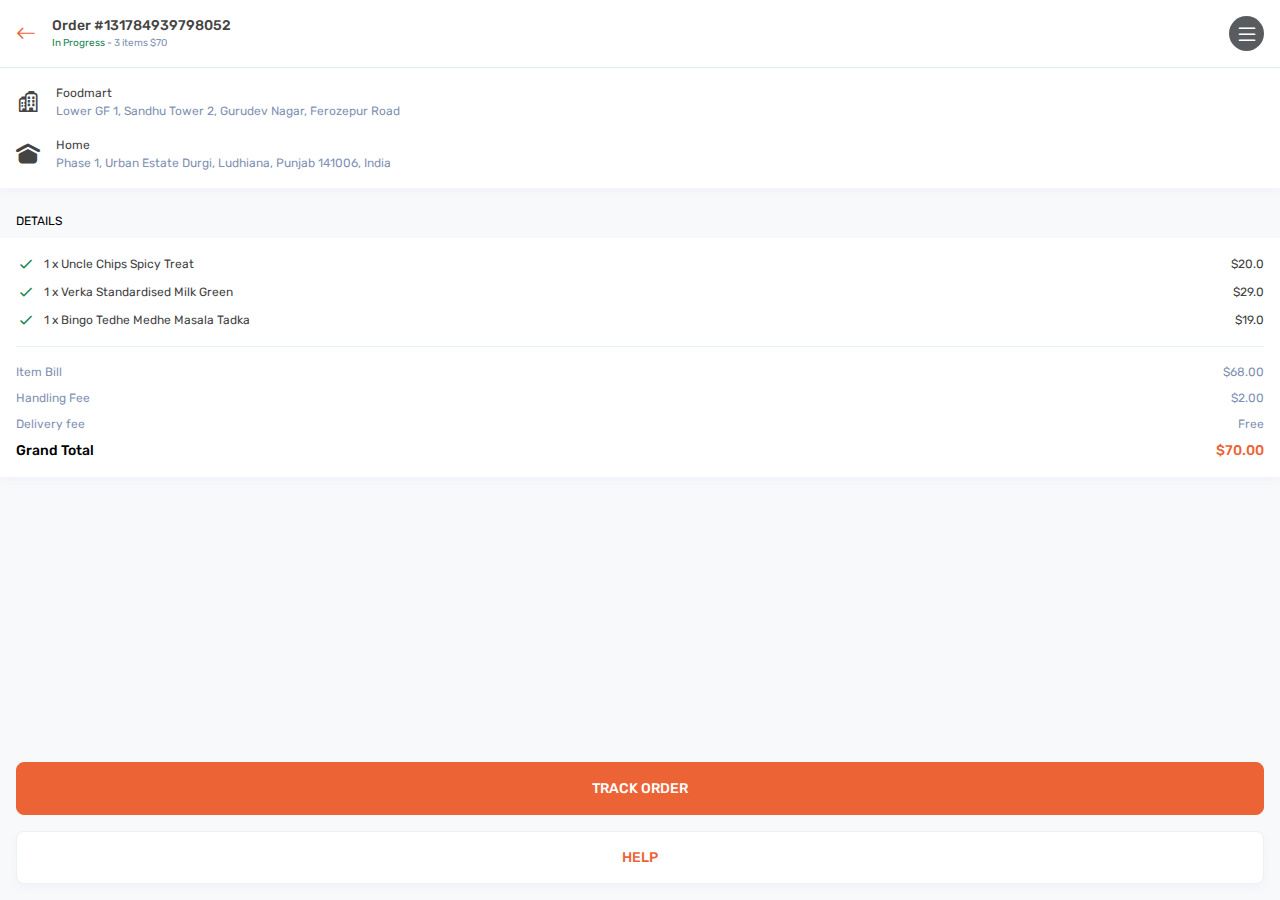
<file: askbootstrap.com/preview/foodmart/order-detail.html>
<!DOCTYPE html>
<html lang="en">

<!-- Mirrored from askbootstrap.com/preview/foodmart/order-detail.html by HTTrack Website Copier/3.x [XR&CO'2014], Sat, 23 Sep 2023 09:49:33 GMT -->
<head>
<meta charset="UTF-8">
<meta http-equiv="X-UA-Compatible" content="IE=edge">
<meta name="viewport" content="width=device-width, initial-scale=1.0">
<link rel="icon" href="img/logo.png" type="image/png">
<title>Foodmart - Food & Grocery Delivery Mobile Template</title>

<link rel="stylesheet" href="vender/bootstrap/css/bootstrap.min.css">

<link rel="stylesheet" href="vender/icofont/icofont.min.css">

<link rel="stylesheet" href="vender/sidebar/demo.css">

<link rel="stylesheet" href="css/style.css">
</head>
<body class="bg-light">
<div class="order-detail d-flex flex-column vh-100">

<div class="bg-white mb-auto shadow-sm border-bottom">
<div class="d-flex align-items-center gap-3 p-3 shadow-sm">
<a href="track-order.html" class="text-primary"><i class="bi bi-arrow-left fs-5"></i></a>
<div>
<h6 class="fw-bold mb-0">Order #131784939798052</h6>
<p class="text-muted small m-0"><span class="text-success">In Progress</span> - 3 items $70</p>
</div>
<div class="d-flex align-items-center gap-2 ms-auto">
<a class="toggle" href="#">
<b class="bg-dark bg-opacity-75 rounded-circle user-icon">
<i class="bi bi-list d-flex m-0 h4 text-white"></i>
</b>
</a>
</div>
</div>
</div>

<div class="vh-100 my-auto overflow-auto">
<div class="bg-white p-3 mb-4 shadow-sm">
<div class="d-flex align-items-center gap-3 mb-3">
<i class="icofont-building-alt icofont-2x"></i>
<div class="text-truncate">
<p class="mb-0">Foodmart</p>
<p class="text-muted text-truncate m-0">Lower GF 1, Sandhu Tower 2, Gurudev Nagar, Ferozepur Road</p>
</div>
</div>
<div class="d-flex align-items-center gap-3">
<i class="icofont-ui-home icofont-2x"></i>
<div class="text-truncate">
<p class="mb-0">Home</p>
<p class="text-muted text-truncate m-0">Phase 1, Urban Estate Durgi, Ludhiana, Punjab 141006, India</p>
</div>
</div>
</div>
<div class="shadow-sm">
<p class="text-uppercase px-3 text-black mb-2">Details</p>
<div class="bg-white px-3">
<div class="border-bottom py-3">
<div class="d-flex align-items-center gap-2 mb-2">
<i class="icofont-check-alt fs-5 text-success"></i>
<p class="m-0">1 x Uncle Chips Spicy Treat</p>
<p class="ms-auto m-0">$20.0</p>
</div>
<div class="d-flex align-items-center gap-2 mb-2">
<i class="icofont-check-alt fs-5 text-success"></i>
<p class="m-0">1 x Verka Standardised Milk Green</p>
<p class="ms-auto m-0">$29.0</p>
</div>
<div class="d-flex align-items-center gap-2">
<i class="icofont-check-alt fs-5 text-success"></i>
<p class="m-0">1 x Bingo Tedhe Medhe Masala Tadka</p>
<p class="ms-auto m-0">$19.0</p>
</div>
</div>
<div class="py-3">
<div class="d-flex align-items-center justify-content-between text-muted small mb-2">
<p class="m-0">Item Bill</p>
<p class="m-0">$68.00</p>
</div>
<div class="d-flex align-items-center justify-content-between text-muted small mb-2">
<p class="m-0">Handling Fee</p>
<p class="m-0">$2.00</p>
</div>
<div class="d-flex align-items-center justify-content-between text-muted small mb-2">
<p class="m-0">Delivery fee</p>
<p class="m-0">Free</p>
</div>
<div class="d-flex align-items-center justify-content-between text-muted small mb-0">
<h6 class="m-0 text-black">Grand Total</h6>
<h6 class="m-0 text-primary">$70.00</h6>
</div>
</div>
</div>
</div>
</div>

<div class="mt-auto p-3">
<a href="track-delivery-boy.html" class="btn btn-primary w-100 text-uppercase btn-lg fw-bold">Track Order</a>
<a href="#" data-bs-toggle="offcanvas" data-bs-target="#help" aria-controls="help" class="btn bg-white shadow-sm border btn-light text-primary w-100 text-uppercase btn-lg fw-bold mt-3">Help</a>
</div>
</div>

<div class="offcanvas offcanvas-end bg-light border-0" tabindex="-1" id="help" aria-labelledby="helpLabel">
<div class="offcanvas-header bg-primary shadow-sm d-flex align-items-center justify-content-start gap-3">
<a href="#" data-bs-dismiss="offcanvas" aria-label="Close"><i class="bi bi-arrow-left text-white fs-5"></i></a>
<h6 class="offcanvas-title text-uppercase text-white fw-bold" id="helpLabel">Help & Support</h6>
</div>
<div class="offcanvas-body p-0">
<div class="bg-white my-3 shadow-sm">
<div class="accordion accordion-flush" id="accordionFlushExample">
<div class="accordion-item">
<h2 class="accordion-header p-3" id="flush-headingOne">
<button class="accordion-button collapsed bg-white shadow-none text-dark p-0 h6 mb-0" type="button" data-bs-toggle="collapse" data-bs-target="#flush-collapseOne" aria-expanded="false" aria-controls="flush-collapseOne">
Where is my Order
</button>
</h2>
<div id="flush-collapseOne" class="accordion-collapse collapse p-0" aria-labelledby="flush-headingOne" data-bs-parent="#accordionFlushExample">
<div class="accordion-body p-3 pt-0">
<p class="text-muted">You can track the status of your order on the order tracking
page.
</p>
<div class="w-50">
<a href="#" class="btn btn-primary w-100 py-2">Chat with us</a>
<p class="text-primary text-start small pt-2 m-0">Wait time under 2 min(s)</p>
</div>
</div>
</div>
</div>
<div class="border-bottom p-3">
<h6 class="m-0">I want to modify the items in my order</h6>
</div>
<div class="border-bottom p-3">
<h6 class="m-0">I want to give delivery related instructions</h6>
</div>
<div class="accordion-item">
<h2 class="accordion-header p-3" id="flush-headingFour">
<button class="accordion-button collapsed bg-white shadow-none text-dark p-0 h6 mb-0" type="button" data-bs-toggle="collapse" data-bs-target="#flush-collapseFour" aria-expanded="false" aria-controls="flush-collapseFour">
I want to cancel my order
</button>
</h2>
<div id="flush-collapseFour" class="accordion-collapse collapse p-0" aria-labelledby="flush-headingFour" data-bs-parent="#accordionFlushExample">
<div class="accordion-body p-3 pt-0">
<p class="text-muted">We recommend you to cancel your order before pickup. For more
queries:
</p>
<div class="w-50">
<a href="#" class="btn btn-primary text-uppercase w-100 py-2">Chat with us</a>
<p class="text-primary text-start small pt-2 m-0">Wait time under 2 min(s)</p>
</div>
</div>
</div>
</div>
<div class="p-3">
<h6 class="m-0">I have payment and refund related issues</h6>
</div>
</div>
</div>
</div>
</div>

<nav id="main-nav">
<ul class="second-nav">
<li class="osahan-user-profile bg-primary">
<div class="d-flex align-items-center gap-2">
<img src="img/delivery-boy.jpg" alt class="rounded-pill img-fluid">
<div class="ps-1">
<h5 class="fw-bold text-white osahan-mb-1">Black Smith</h5>
<p class="text-white-50 m-0">+91 12345-67890</p>
</div>
</div>
</li>
<li><a href="index.html"><i class="bi bi-house me-3"></i>Homepage</a></li>
<li><a href="listing.html"><i class="bi bi-grid me-3"></i>Listing</a></li>
<li><a href="product-detail.html"><i class="bi bi-file-break me-3"></i>Product Detail</a></li>
<li><a href="cart.html"><i class="bi bi-basket me-3"></i>Cart</a></li>
<li><a href="payment-option.html"><i class="bi bi-credit-card me-3"></i>Payment Option</a></li>
<li><a href="payment-details.html"><i class="bi bi-stopwatch me-3"></i>Payment Time</a></li>
<li><a href="order-received.html"><i class="bi bi-check-circle me-3"></i>Order Received</a></li>
<li><a href="track-order.html"><i class="bi bi-truck me-3"></i>Track Order</a></li>
<li><a href="track-delivery-boy.html"><i class="bi bi-person-vcard me-3"></i>Track Delivery Boy</a></li>
<li><a href="profile.html"><i class="bi bi-person me-3"></i>Profile</a></li>
<li><a href="order-detail.html"><i class="bi bi-receipt me-3"></i>Order Details</a></li>
<li>
<a href="#"><i class="bi bi-link me-3"></i>Example Multi Link</a>
<ul>
<li><a href="#">Link</a></li>
<li><a href="#">Link</a></li>
</ul>
</li>
</ul>
<ul class="bottom-nav">
<li class="home">
<a href="index.html" class="text-primary">
<p class="h5 m-0"><i class="bi bi-house"></i></p>
Home
</a>
</li>
<li class="cart">
<a href="cart.html">
<p class="h5 m-0"><i class="bi bi-basket"></i></p>
Cart
</a>
</li>
<li class="profile">
<a href="profile.html">
<p class="h5 m-0"><i class="bi bi-person"></i></p>
Profile
</a>
</li>
</ul>
</nav>

<script src="vender/bootstrap/js/bootstrap.bundle.min.js" type="1078b4b196a52b7ea8f1bf8f-text/javascript"></script>

<script src="vender/jquery/jquery.min.js" type="1078b4b196a52b7ea8f1bf8f-text/javascript"></script>

<script src="vender/sidebar/hc-offcanvas-nav.js" type="1078b4b196a52b7ea8f1bf8f-text/javascript"></script>

<script src="js/custom.js" type="1078b4b196a52b7ea8f1bf8f-text/javascript"></script>
<script src="../../cdn-cgi/scripts/7d0fa10a/cloudflare-static/rocket-loader.min.js" data-cf-settings="1078b4b196a52b7ea8f1bf8f-|49" defer></script><script defer src="https://static.cloudflareinsights.com/beacon.min.js/v8b253dfea2ab4077af8c6f58422dfbfd1689876627854" integrity="sha512-bjgnUKX4azu3dLTVtie9u6TKqgx29RBwfj3QXYt5EKfWM/9hPSAI/4qcV5NACjwAo8UtTeWefx6Zq5PHcMm7Tg==" data-cf-beacon='{"rayId":"80b1e07ee8e1a090","version":"2023.8.0","r":1,"b":1,"token":"dd471ab1978346bbb991feaa79e6ce5c","si":100}' crossorigin="anonymous"></script>
</body>

<!-- Mirrored from askbootstrap.com/preview/foodmart/order-detail.html by HTTrack Website Copier/3.x [XR&CO'2014], Sat, 23 Sep 2023 09:49:33 GMT -->
</html>
</file>
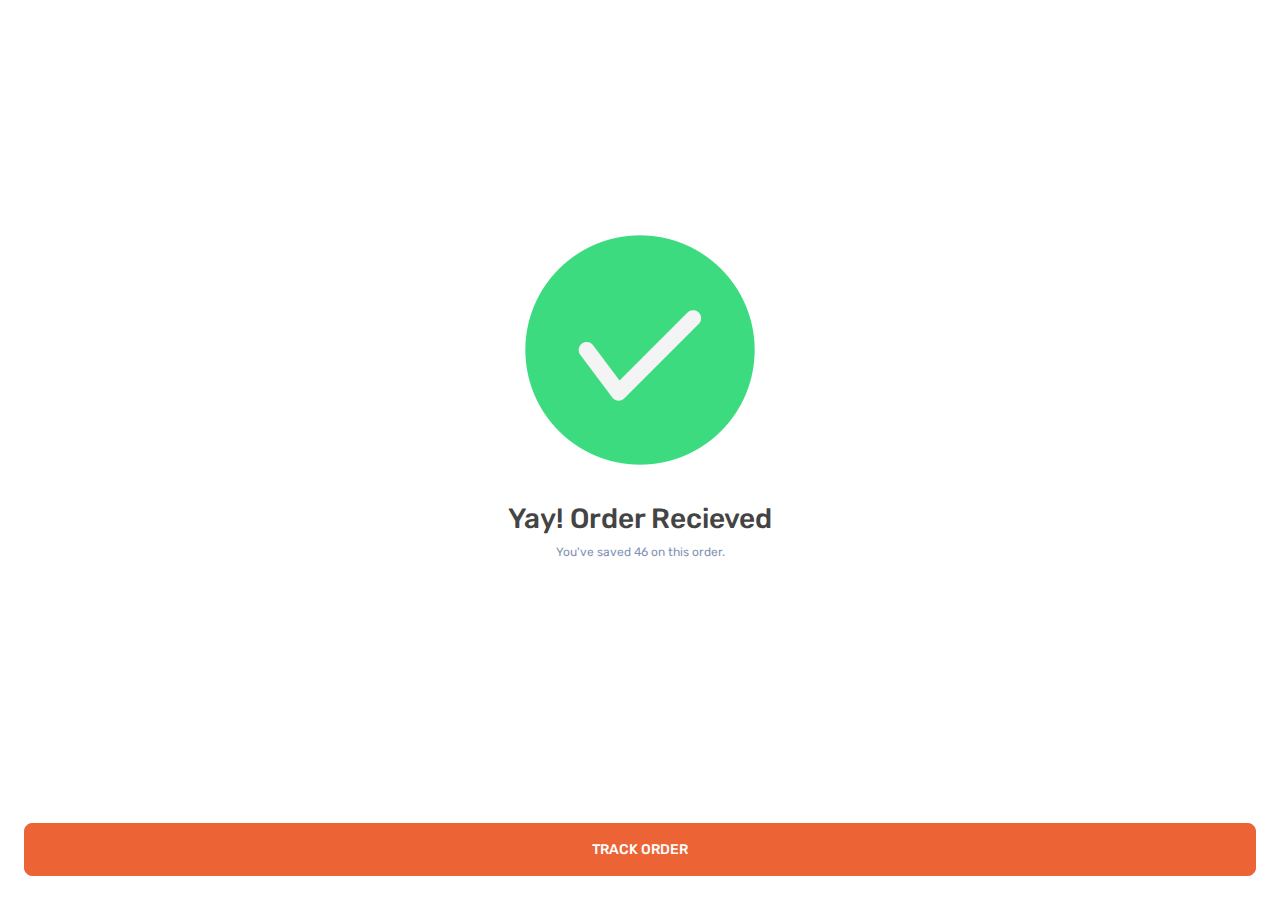
<file: askbootstrap.com/preview/foodmart/order-received.html>
<!DOCTYPE html>
<html lang="en">

<!-- Mirrored from askbootstrap.com/preview/foodmart/order-received.html by HTTrack Website Copier/3.x [XR&CO'2014], Sat, 23 Sep 2023 09:49:33 GMT -->
<head>
<meta charset="UTF-8">
<meta http-equiv="X-UA-Compatible" content="IE=edge">
<meta name="viewport" content="width=device-width, initial-scale=1.0">
<link rel="icon" href="img/logo.png" type="image/png">
<title>Foodmart - Food & Grocery Delivery Mobile Template</title>

<link rel="stylesheet" href="vender/bootstrap/css/bootstrap.min.css">

<link rel="stylesheet" href="vender/icofont/icofont.min.css">

<link rel="stylesheet" href="css/style.css">
</head>
<body>
<div class="d-flex flex-column vh-100">
<div class="order-received vh-100 d-flex align-items-center justify-content-center">
<a href="track-order.html" class="link-dark">
<div class="text-center p-4">
<img src="img/order-received.png" alt class="img-fluid w-50 mb-4">
<div>
<h3 class="fw-bold">Yay! Order Recieved</h3>
<p class="text-muted">You've saved 46 on this order.</p>
</div>
</div>
</a>
</div>
<div class="mt-auto p-4">
<a href="track-order.html" class="btn btn-primary w-100 text-uppercase btn-lg fw-bold">Track Order</a>
</div>
</div>

<script src="vender/bootstrap/js/bootstrap.bundle.min.js" type="bb82b7e53d09abd83a49f8eb-text/javascript"></script>
<script src="../../cdn-cgi/scripts/7d0fa10a/cloudflare-static/rocket-loader.min.js" data-cf-settings="bb82b7e53d09abd83a49f8eb-|49" defer></script><script defer src="https://static.cloudflareinsights.com/beacon.min.js/v8b253dfea2ab4077af8c6f58422dfbfd1689876627854" integrity="sha512-bjgnUKX4azu3dLTVtie9u6TKqgx29RBwfj3QXYt5EKfWM/9hPSAI/4qcV5NACjwAo8UtTeWefx6Zq5PHcMm7Tg==" data-cf-beacon='{"rayId":"80b1e07b8dc0a090","version":"2023.8.0","r":1,"b":1,"token":"dd471ab1978346bbb991feaa79e6ce5c","si":100}' crossorigin="anonymous"></script>
</body>

<!-- Mirrored from askbootstrap.com/preview/foodmart/order-received.html by HTTrack Website Copier/3.x [XR&CO'2014], Sat, 23 Sep 2023 09:49:33 GMT -->
</html>
</file>
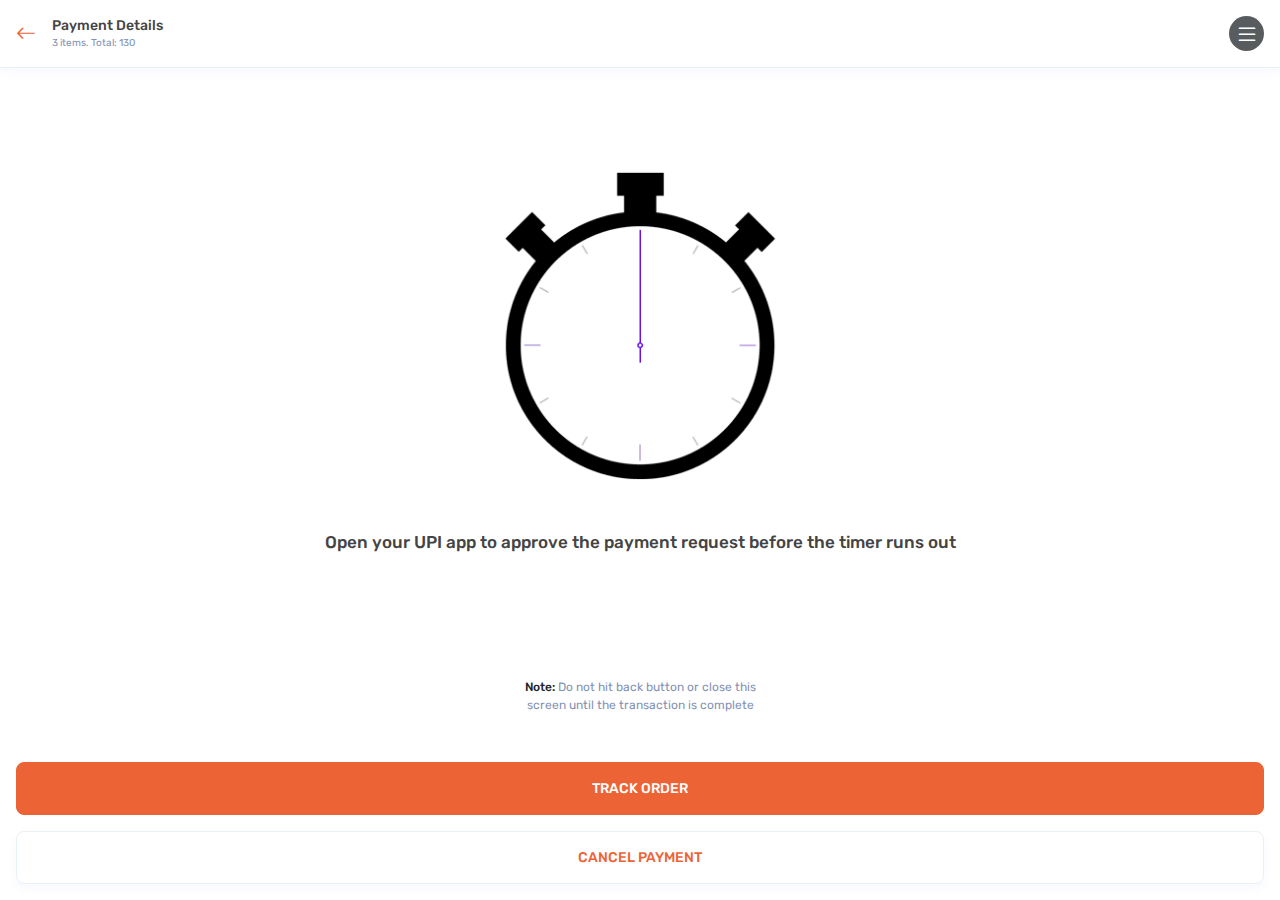
<file: askbootstrap.com/preview/foodmart/payment-details.html>
<!DOCTYPE html>
<html lang="en">

<!-- Mirrored from askbootstrap.com/preview/foodmart/payment-details.html by HTTrack Website Copier/3.x [XR&CO'2014], Sat, 23 Sep 2023 09:49:33 GMT -->
<head>
<meta charset="UTF-8">
<meta http-equiv="X-UA-Compatible" content="IE=edge">
<meta name="viewport" content="width=device-width, initial-scale=1.0">
<link rel="icon" href="img/logo.png" type="image/png">
<title>Foodmart - Food & Grocery Delivery Mobile Template</title>

<link rel="stylesheet" href="vender/bootstrap/css/bootstrap.min.css">

<link rel="stylesheet" href="vender/icofont/icofont.min.css">

<link rel="stylesheet" href="vender/sidebar/demo.css">

<link rel="stylesheet" href="css/style.css">
</head>
<body>
<div class="payment-option d-flex flex-column vh-100">

<div class="bg-white mb-auto shadow-sm border-bottom">
<div class="d-flex align-items-center gap-3 p-3">
<a href="payment-option.html" class="text-primary"><i class="bi bi-arrow-left fs-5"></i></a>
<div>
<h6 class="fw-bold mb-0">Payment Details</h6>
<p class="text-muted small m-0">3 items. Total: 130</p>
</div>
<div class="d-flex align-items-center gap-2 ms-auto">
<a class="toggle" href="#">
<b class="bg-dark bg-opacity-75 rounded-circle user-icon">
<i class="bi bi-list d-flex m-0 h4 text-white"></i>
</b>
</a>
</div>
</div>
</div>

<div class="my-auto vh-100 d-flex align-items-center justify-content-center p-3">
<a href="order-received.html" class="link-dark">
<div class="text-center p-4">
<div class="mb-5">
<span>
<img src="img/clock.gif" alt class="img-fluid w-50">
</span>
</div>
<h5 class="fw-bold lh-base">Open your UPI app to approve the payment request before the timer runs out</h5>
</div>
</a>
</div>

<div class=" text-center p-3">
<p class="text-muted"><span class="text-dark fw-bold">Note:</span> Do not hit back button or close this<br>
screen until the transaction is complete
</p>
</div>
<div class="mt-auto p-3">
<a href="track-order.html" class="btn btn-primary w-100 text-uppercase btn-lg fw-bold">Track Order</a>
<a href="payment-option.html" class="btn bg-white shadow-sm border btn-light text-primary w-100 text-uppercase btn-lg fw-bold mt-3">Cancel payment</a>
</div>
</div>

<nav id="main-nav">
<ul class="second-nav">
<li class="osahan-user-profile bg-primary">
<div class="d-flex align-items-center gap-2">
<img src="img/delivery-boy.jpg" alt class="rounded-pill img-fluid">
<div class="ps-1">
<h5 class="fw-bold text-white osahan-mb-1">Black Smith</h5>
<p class="text-white-50 m-0">+91 12345-67890</p>
</div>
</div>
</li>
<li><a href="index.html"><i class="bi bi-house me-3"></i>Homepage</a></li>
<li><a href="listing.html"><i class="bi bi-grid me-3"></i>Listing</a></li>
<li><a href="product-detail.html"><i class="bi bi-file-break me-3"></i>Product Detail</a></li>
<li><a href="cart.html"><i class="bi bi-basket me-3"></i>Cart</a></li>
<li><a href="payment-option.html"><i class="bi bi-credit-card me-3"></i>Payment Option</a></li>
<li><a href="payment-details.html"><i class="bi bi-stopwatch me-3"></i>Payment Time</a></li>
<li><a href="order-received.html"><i class="bi bi-check-circle me-3"></i>Order Received</a></li>
<li><a href="track-order.html"><i class="bi bi-truck me-3"></i>Track Order</a></li>
<li><a href="track-delivery-boy.html"><i class="bi bi-person-vcard me-3"></i>Track Delivery Boy</a></li>
<li><a href="profile.html"><i class="bi bi-person me-3"></i>Profile</a></li>
<li><a href="order-detail.html"><i class="bi bi-receipt me-3"></i>Order Details</a></li>
<li>
<a href="#"><i class="bi bi-link me-3"></i>Example Multi Link</a>
<ul>
<li><a href="#">Link</a></li>
<li><a href="#">Link</a></li>
</ul>
</li>
</ul>
<ul class="bottom-nav">
<li class="home">
<a href="index.html" class="text-primary">
<p class="h5 m-0"><i class="bi bi-house"></i></p>
Home
</a>
</li>
<li class="cart">
<a href="cart.html">
<p class="h5 m-0"><i class="bi bi-basket"></i></p>
Cart
</a>
</li>
<li class="profile">
<a href="profile.html">
<p class="h5 m-0"><i class="bi bi-person"></i></p>
Profile
</a>
</li>
</ul>
</nav>

<script src="vender/bootstrap/js/bootstrap.bundle.min.js" type="f71c44cc563b419c56d68988-text/javascript"></script>

<script src="vender/jquery/jquery.min.js" type="f71c44cc563b419c56d68988-text/javascript"></script>

<script src="vender/sidebar/hc-offcanvas-nav.js" type="f71c44cc563b419c56d68988-text/javascript"></script>

<script src="js/custom.js" type="f71c44cc563b419c56d68988-text/javascript"></script>
<script src="../../cdn-cgi/scripts/7d0fa10a/cloudflare-static/rocket-loader.min.js" data-cf-settings="f71c44cc563b419c56d68988-|49" defer></script><script defer src="https://static.cloudflareinsights.com/beacon.min.js/v8b253dfea2ab4077af8c6f58422dfbfd1689876627854" integrity="sha512-bjgnUKX4azu3dLTVtie9u6TKqgx29RBwfj3QXYt5EKfWM/9hPSAI/4qcV5NACjwAo8UtTeWefx6Zq5PHcMm7Tg==" data-cf-beacon='{"rayId":"80b1e079eb5da3cf","version":"2023.8.0","r":1,"b":1,"token":"dd471ab1978346bbb991feaa79e6ce5c","si":100}' crossorigin="anonymous"></script>
</body>

<!-- Mirrored from askbootstrap.com/preview/foodmart/payment-details.html by HTTrack Website Copier/3.x [XR&CO'2014], Sat, 23 Sep 2023 09:49:33 GMT -->
</html>
</file>
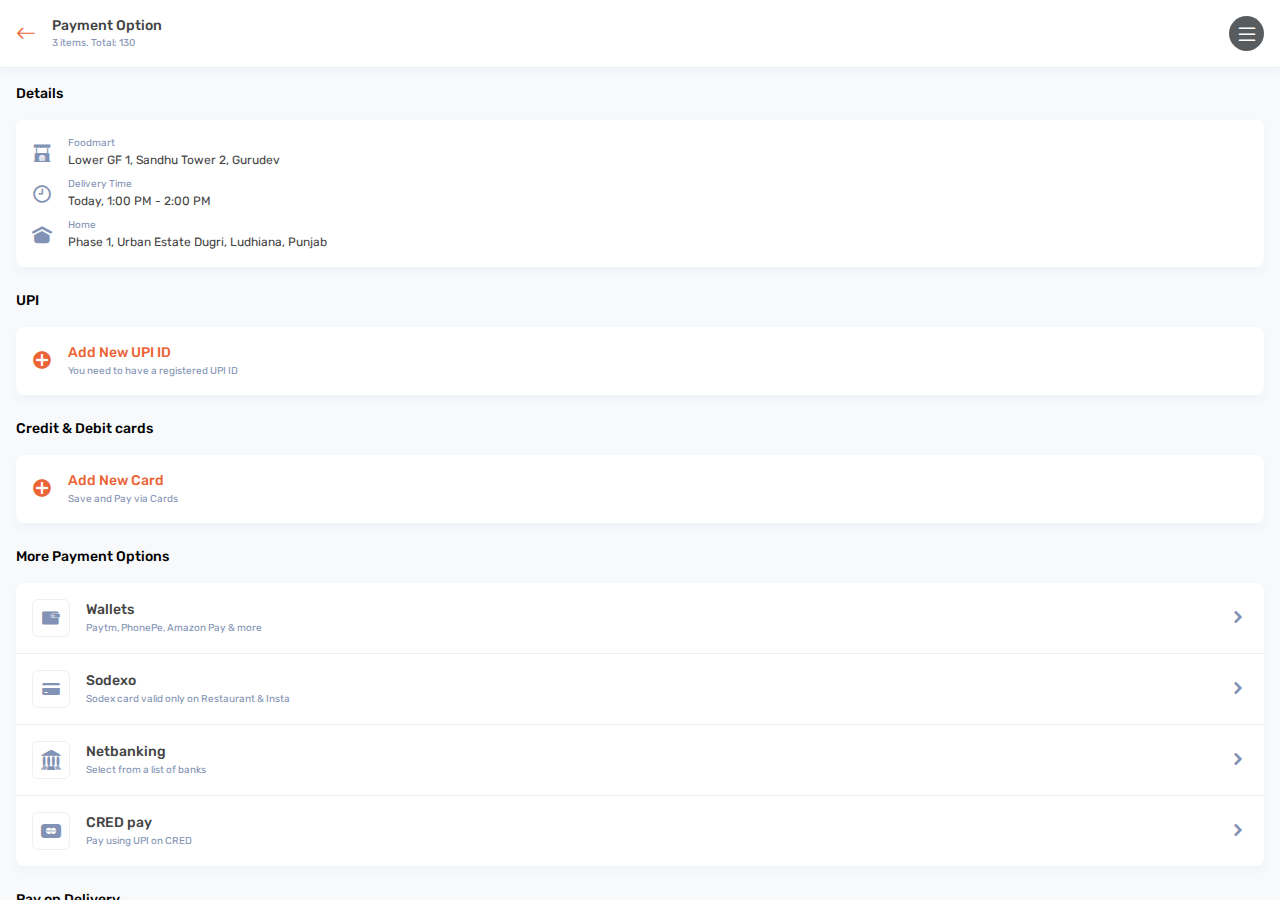
<file: askbootstrap.com/preview/foodmart/payment-option.html>
<!DOCTYPE html>
<html lang="en">

<!-- Mirrored from askbootstrap.com/preview/foodmart/payment-option.html by HTTrack Website Copier/3.x [XR&CO'2014], Sat, 23 Sep 2023 09:49:33 GMT -->
<head>
<meta charset="UTF-8">
<meta http-equiv="X-UA-Compatible" content="IE=edge">
<meta name="viewport" content="width=device-width, initial-scale=1.0">
<link rel="icon" href="img/logo.png" type="image/png">
<title>Foodmart - Food & Grocery Delivery Mobile Template</title>

<link rel="stylesheet" href="vender/bootstrap/css/bootstrap.min.css">

<link rel="stylesheet" href="vender/icofont/icofont.min.css">

<link rel="stylesheet" href="vender/sidebar/demo.css">

<link rel="stylesheet" href="css/style.css">
</head>
<body class="bg-light">
<div class="payment-option d-flex flex-column vh-100">

<div class="bg-white mb-auto shadow-sm border-bottom">
<div class="d-flex align-items-center gap-3 p-3">
<a href="cart.html" class="text-primary"><i class="bi bi-arrow-left fs-5"></i></a>
<div>
<h6 class="fw-bold mb-0">Payment Option</h6>
<p class="text-muted small m-0">3 items. Total: 130</p>
</div>
<div class="d-flex align-items-center gap-2 ms-auto">
<a class="toggle" href="#">
<b class="bg-dark bg-opacity-75 rounded-circle user-icon">
<i class="bi bi-list d-flex m-0 h4 text-white"></i>
</b>
</a>
</div>
</div>
</div>

<div class="mt-auto overflow-auto vh-100">

<div class="p-3">

<div class="mb-4">
<h6 class="fw-bold text-black mb-3">Details</h6>
<div class="bg-white rounded-3 shadow-sm p-3">
<div class="d-flex gap-3 align-items-center mb-2">
<i class="icofont-food-cart fs-5 text-muted"></i>
<span>
<p class="m-0 small text-muted">Foodmart</p>
<p class="m-0">Lower GF 1, Sandhu Tower 2, Gurudev</p>
</span>
</div>
<div class="d-flex gap-3 align-items-center mb-2">
<i class="icofont-clock-time fs-5 text-muted"></i>
<span>
<p class="m-0 small text-muted">Delivery Time</p>
<p class="m-0">Today, 1:00 PM - 2:00 PM</p>
</span>
</div>
<div class="d-flex gap-3 align-items-center mb-0">
<i class="icofont-ui-home fs-5 text-muted"></i>
<span>
<p class="m-0 small text-muted">Home</p>
<p class="m-0">Phase 1, Urban Estate Dugri, Ludhiana, Punjab</p>
</span>
</div>
</div>
</div>

<div class="mb-4">
<h6 class="fw-bold text-black mb-3">UPI</h6>
<a href="#" class="link-dark" data-bs-toggle="offcanvas" data-bs-target="#addUpiId" aria-controls="addUpiId">
<div class="bg-white d-flex align-items-center gap-3 rounded-3 shadow-sm p-3">
<div>
<i class="icofont-plus-circle text-primary fs-5"></i>
</div>
<div>
<h6 class="text-primary fw-bold osahan-mb-1">Add New UPI ID</h6>
<p class="text-muted small m-0">You need to have a registered UPI ID</p>
</div>
</div>
</a>
</div>

<div class="mb-4">
<h6 class="fw-bold text-black mb-3">Credit & Debit cards</h6>
<a href="#" class="link-dark" data-bs-toggle="offcanvas" data-bs-target="#addNewCard" aria-controls="addNewCard">
<div class="bg-white d-flex align-items-center gap-3 rounded-3 shadow-sm p-3">
<div>
<i class="icofont-plus-circle text-primary fs-5"></i>
</div>
<div>
<h6 class="text-primary fw-bold osahan-mb-1">Add New Card</h6>
<p class="text-muted small m-0">Save and Pay via Cards</p>
</div>
</div>
</a>
</div>

<div class="mb-4">
<h6 class="fw-bold text-black mb-3">More Payment Options</h6>
<div class="bg-white rounded-3 shadow-sm">
<div class="border-bottom p-3">
<a href="#" class="link-dark" data-bs-toggle="offcanvas" data-bs-target="#morepaymentoptions" aria-controls="morepaymentoptions">
<div class="d-flex align-items-center gap-3">
<div>
<span class="border rounded d-flex align-items-center justify-content-center p-2"><i class="icofont-wallet fs-5 text-muted"></i></span>
</div>
<div class="text-truncate">
<h6 class="osahan-mb-1">Wallets</h6>
<p class="text-muted small text-truncate m-0">Paytm, PhonePe, Amazon Pay & more</p>
</div>
<div class="ms-auto"><i class="icofont-rounded-right text-muted fs-5"></i></div>
</div>
</a>
</div>
<div class="border-bottom p-3">
<a href="#" class="link-dark" data-bs-toggle="offcanvas" data-bs-target="#morepaymentoptions" aria-controls="morepaymentoptions">
<div class="d-flex align-items-center gap-3">
<div>
<span class="border rounded d-flex align-items-center justify-content-center p-2"><i class="icofont-credit-card fs-5 text-muted"></i></span>
</div>
<div class="text-truncate">
<h6 class="osahan-mb-1">Sodexo</h6>
<p class="text-muted small text-truncate m-0">Sodex card valid only on Restaurant &
Insta
</p>
</div>
<div class="ms-auto"><i class="icofont-rounded-right text-muted fs-5"></i></div>
</div>
</a>
</div>
<div class="border-bottom p-3">
<a href="#" class="link-dark" data-bs-toggle="offcanvas" data-bs-target="#morepaymentoptions" aria-controls="morepaymentoptions">
<div class="d-flex align-items-center gap-3">
<div>
<span class="border rounded d-flex align-items-center justify-content-center p-2"><i class="icofont-court fs-5 text-muted"></i></span>
</div>
<div class="text-truncate">
<h6 class="osahan-mb-1">Netbanking</h6>
<p class="text-muted small text-truncate m-0">Select from a list of banks</p>
</div>
<div class="ms-auto"><i class="icofont-rounded-right text-muted fs-5"></i></div>
</div>
</a>
</div>
<div class="p-3">
<a href="#" class="link-dark" data-bs-toggle="offcanvas" data-bs-target="#morepaymentoptions" aria-controls="morepaymentoptions">
<div class="d-flex align-items-center gap-3">
<div>
<span class="border rounded d-flex align-items-center justify-content-center p-2"><i class="icofont-mastercard-alt fs-5 text-muted"></i></span>
</div>
<div class="text-truncate">
<h6 class="osahan-mb-1">CRED pay</h6>
<p class="text-muted small text-truncate m-0">Pay using UPI on CRED</p>
</div>
<div class="ms-auto"><i class="icofont-rounded-right text-muted fs-5"></i></div>
</div>
</a>
</div>
</div>
</div>

<div class="mb-4">
<h6 class="fw-bold text-black mb-3">Pay on Delivery</h6>
<div class="bg-white rounded-3 shadow-sm p-3">
<div class="form-check mx-2">
<input class="form-check-input fs-5 my-0" type="checkbox" value id="flexCheckDefault">
<label class="form-check-label" for="flexCheckDefault">
<h6 class="fw-bold osahan-mb-1">Cash/Pay on Delivery</h6>
<p class="text-muted small m-0">Cash on delivery is not available. Please use other payment
modes.
</p>
</label>
</div>
</div>
</div>
</div>
</div>
</div>

<div class="offcanvas offcanvas-end border-0" tabindex="-1" id="addUpiId" aria-labelledby="addUpiIdLabel">
<div class="offcanvas-header d-flex align-items-center justify-content-start gap-3 border-bottom">
<a href="#" data-bs-dismiss="offcanvas" aria-label="Close"><i class="bi bi-arrow-left fs-5 text-primary"></i></a>
<div>
<h6 class="offcanvas-title text-black osahan-mb-1" id="addUpiIdLabel">Add new UPI ID</h6>
<p class="text-muted m-0">3 items. Total: $130</p>
</div>
</div>
<div class="offcanvas-body">
<form class="mb-4">
<input type="text" class="form-control border rounded-3 py-2 mb-3" placeholder="Enter your UPI ID" value="GPay@1234">
<div class="form-check">
<input class="form-check-input" type="checkbox" value id="flexCheckDefault" checked>
<label class="form-check-label" for="flexCheckDefault">
Securely save VPA for future use
</label>
</div>
</form>
</div>
<div class="offcanvas-footer">
<a href="payment-details.html" class="btn btn-primary rounded-3 btn-lg w-100">Verify and Pay</a>
</div>
</div>

<div class="offcanvas offcanvas-end border-0" tabindex="-1" id="addNewCard" aria-labelledby="addNewCardLabel">
<div class="offcanvas-header d-flex align-items-center justify-content-start gap-3 border-bottom">
<a href="#" data-bs-dismiss="offcanvas" aria-label="Close"><i class="bi bi-arrow-left fs-5 text-primary"></i></a>
<div>
<h6 class="offcanvas-title text-black osahan-mb-1" id="addNewCardLabel">Add New Card</h6>
<p class="text-muted m-0">3 items. Total: $130</p>
</div>
</div>
<div class="offcanvas-body">
<form>
<div class="mb-3">
<input type="number" class="form-control rounded-3 py-2" placeholder="Card Number">
</div>
<div class="row mb-3">
<div class="col-8">
<input type="month" class="form-control rounded-3 py-2" placeholder="Valid Thought (MM/YY)">
</div>
<div class="col-4">
<input type="text" class="form-control rounded-3 py-2" placeholder="CVV">
</div>
</div>
<div class="mb-3">
<input type="text" class="form-control rounded-3 py-2" placeholder="Name on Card">
</div>
<div class="mb-3">
<input type="text" class="form-control rounded-3 py-2" placeholder="Card Nickname (for easy identification)">
</div>
<div class="form-check">
<input class="form-check-input" type="checkbox" value id="flexCheckDefault1" checked>
<label class="form-check-label" for="flexCheckDefault1">
Secure this card. <span class="text-decoration-underline">Why is it important?</span>
</label>
</div>
</form>
</div>
<div class="offcanvas-footer">
<a href="payment-details.html" class="btn btn-primary rounded-3 btn-lg w-100">Proceed</a>
</div>
</div>

<div class="offcanvas offcanvas-end bg-light border-0" tabindex="-1" id="morepaymentoptions" aria-labelledby="morepaymentoptionsLabel">
<div class="offcanvas-header d-flex align-items-center justify-content-start gap-3 bg-white shadow-sm">
<a href="#" data-bs-dismiss="offcanvas" aria-label="Close"><i class="bi bi-arrow-left fs-5 text-primary"></i></a>
<div>
<h6 class="offcanvas-title text-black osahan-mb-1" id="morepaymentoptionsLabel">Select a wallet</h6>
<p class="text-muted m-0">3 items. Total: $130</p>
</div>
</div>
<div class="offcanvas-body">
<div class="bg-white rounded-3 shadow-sm">
<div class="border-bottom p-3">
<div class="d-flex align-items-center gap-3">
<div>
<span class="border rounded d-flex align-items-center justify-content-center p-2"><i class="icofont-brand-paypal icofont-2x"></i></span>
</div>
<h5 class="m-0">Paytm</h5>
<a href="payment-details.html" class="text-primary ms-auto">Link Account</a>
</div>
</div>
<div class="border-bottom p-3">
<div class="d-flex align-items-center gap-3">
<div>
<span class="border rounded d-flex align-items-center justify-content-center p-2"><i class="icofont-apple-pay icofont-2x"></i></span>
</div>
<h5 class="m-0">PhonePe</h5>
<a href="payment-details.html" class="text-primary ms-auto">Link Account</a>
</div>
</div>
<div class="border-bottom p-3">
<div class="d-flex align-items-center gap-3">
<div>
<span class="border rounded d-flex align-items-center justify-content-center p-2"><i class="icofont-brand-amazon icofont-2x"></i></span>
</div>
<h5 class="m-0">Amazon Pay</h5>
<a href="payment-details.html" class="text-primary ms-auto">Link Account</a>
</div>
</div>
<div class="border-bottom p-3">
<div class="d-flex align-items-center gap-3">
<div>
<span class="border rounded d-flex align-items-center justify-content-center p-2"><i class="icofont-pay icofont-2x"></i></span>
</div>
<h5 class="m-0">MobiKwik</h5>
<a href="payment-details.html" class="text-primary ms-auto">Link Account</a>
</div>
</div>
</div>
</div>
</div>

<nav id="main-nav">
<ul class="second-nav">
<li class="osahan-user-profile bg-primary">
<div class="d-flex align-items-center gap-2">
<img src="img/delivery-boy.jpg" alt class="rounded-pill img-fluid">
<div class="ps-1">
<h5 class="fw-bold text-white osahan-mb-1">Black Smith</h5>
<p class="text-white-50 m-0">+91 12345-67890</p>
</div>
</div>
</li>
<li><a href="index.html"><i class="bi bi-house me-3"></i>Homepage</a></li>
<li><a href="listing.html"><i class="bi bi-grid me-3"></i>Listing</a></li>
<li><a href="product-detail.html"><i class="bi bi-file-break me-3"></i>Product Detail</a></li>
<li><a href="cart.html"><i class="bi bi-basket me-3"></i>Cart</a></li>
<li><a href="payment-option.html"><i class="bi bi-credit-card me-3"></i>Payment Option</a></li>
<li><a href="payment-details.html"><i class="bi bi-stopwatch me-3"></i>Payment Time</a></li>
<li><a href="order-received.html"><i class="bi bi-check-circle me-3"></i>Order Received</a></li>
<li><a href="track-order.html"><i class="bi bi-truck me-3"></i>Track Order</a></li>
<li><a href="track-delivery-boy.html"><i class="bi bi-person-vcard me-3"></i>Track Delivery Boy</a></li>
<li><a href="profile.html"><i class="bi bi-person me-3"></i>Profile</a></li>
<li><a href="order-detail.html"><i class="bi bi-receipt me-3"></i>Order Details</a></li>
<li>
<a href="#"><i class="bi bi-link me-3"></i>Example Multi Link</a>
<ul>
<li><a href="#">Link</a></li>
<li><a href="#">Link</a></li>
</ul>
</li>
</ul>
<ul class="bottom-nav">
<li class="home">
<a href="index.html" class="text-primary">
<p class="h5 m-0"><i class="bi bi-house"></i></p>
Home
</a>
</li>
<li class="cart">
<a href="cart.html">
<p class="h5 m-0"><i class="bi bi-basket"></i></p>
Cart
</a>
</li>
<li class="profile">
<a href="profile.html">
<p class="h5 m-0"><i class="bi bi-person"></i></p>
Profile
</a>
</li>
</ul>
</nav>

<script src="vender/bootstrap/js/bootstrap.bundle.min.js" type="ac013ce194c8efe4c523d0ec-text/javascript"></script>

<script src="vender/jquery/jquery.min.js" type="ac013ce194c8efe4c523d0ec-text/javascript"></script>

<script src="vender/sidebar/hc-offcanvas-nav.js" type="ac013ce194c8efe4c523d0ec-text/javascript"></script>

<script src="js/custom.js" type="ac013ce194c8efe4c523d0ec-text/javascript"></script>
<script src="../../cdn-cgi/scripts/7d0fa10a/cloudflare-static/rocket-loader.min.js" data-cf-settings="ac013ce194c8efe4c523d0ec-|49" defer></script><script defer src="https://static.cloudflareinsights.com/beacon.min.js/v8b253dfea2ab4077af8c6f58422dfbfd1689876627854" integrity="sha512-bjgnUKX4azu3dLTVtie9u6TKqgx29RBwfj3QXYt5EKfWM/9hPSAI/4qcV5NACjwAo8UtTeWefx6Zq5PHcMm7Tg==" data-cf-beacon='{"rayId":"80b1e0783a91a090","version":"2023.8.0","r":1,"b":1,"token":"dd471ab1978346bbb991feaa79e6ce5c","si":100}' crossorigin="anonymous"></script>
</body>

<!-- Mirrored from askbootstrap.com/preview/foodmart/payment-option.html by HTTrack Website Copier/3.x [XR&CO'2014], Sat, 23 Sep 2023 09:49:33 GMT -->
</html>
</file>
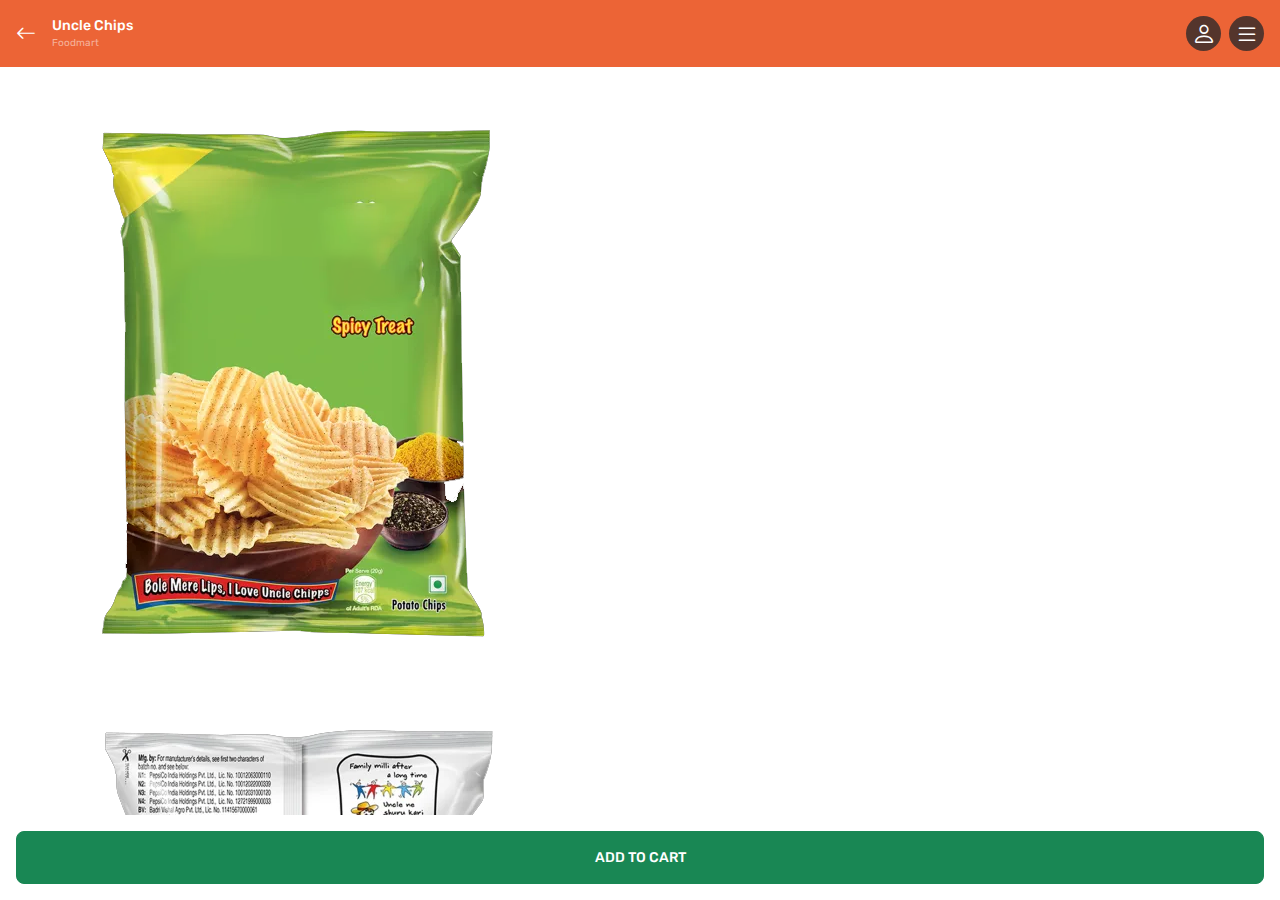
<file: askbootstrap.com/preview/foodmart/product-detail.html>
<!DOCTYPE html>
<html lang="en">

<!-- Mirrored from askbootstrap.com/preview/foodmart/product-detail.html by HTTrack Website Copier/3.x [XR&CO'2014], Sat, 23 Sep 2023 09:49:29 GMT -->
<head>
<meta charset="UTF-8">
<meta http-equiv="X-UA-Compatible" content="IE=edge">
<meta name="viewport" content="width=device-width, initial-scale=1.0">
<link rel="icon" href="img/logo.png" type="image/png">
<title>Foodmart - Food & Grocery Delivery Mobile Template</title>

<link rel="stylesheet" href="vender/bootstrap/css/bootstrap.min.css">

<link rel="stylesheet" href="vender/icofont/icofont.min.css">

<link rel="stylesheet" href="vender/slick/slick/slick.css">
<link rel="stylesheet" href="vender/slick/slick/slick-theme.css">

<link rel="stylesheet" href="vender/sidebar/demo.css">

<link rel="stylesheet" href="css/style.css">
</head>
<body class="bg-light">
<div class="product-details d-flex flex-column vh-100">

<div class="d-flex align-items-center gap-3 p-3 bg-primary">
<a href="index.html" class="text-white"><i class="bi bi-arrow-left fs-5"></i></a>
<div>
<h6 class="fw-bold text-white mb-0">Uncle Chips</h6>
<p class="text-white-50 small m-0">Foodmart</p>
</div>
<div class="d-flex align-items-center gap-2 ms-auto">
<a href="profile.html" class="link-dark">
<div class="bg-dark bg-opacity-75 rounded-circle user-icon"><i class="bi bi-person d-flex m-0 h4 text-white"></i></div>
</a>
<a class="toggle hc-nav-trigger hc-nav-1" href="#" role="button" aria-controls="hc-nav-1">
<b class="bg-dark bg-opacity-75 rounded-circle user-icon">
<i class="bi bi-list d-flex m-0 h4 text-white"></i>
</b>
</a>
</div>
</div>

<div class="vh-100 my-auto overflow-auto">
<div class="bg-white shadow-sm p-3 mb-3">
<div class="product-slider">
<div class="product-item">
<img src="img/product-detail-1.png" alt class="img-fluid mx-auto">
</div>
<div class="product-item">
<img src="img/product-detail-2.png" alt class="img-fluid mx-auto">
</div>
<div class="product-item">
<img src="img/product-detail-3.png" alt class="img-fluid mx-auto">
</div>
</div>

<div class="pt-4">
<p class="text-primary mb-1">Uncle Chips</p>
<h5 class="fw-bold text-black lh-base">Uncle Chipps Potato Chips - Plain Salted Flavour, Crispy Snacks, 50 g Pouch
</h5>
</div>
<div class="d-flex align-items-center justify-content-between">
<div class="mb-0">
<p class="text-muted mb-1">50 g</p>
<h6 class="mb-0">$20 <small>(Inclusive of all taxes)</small></h6>
</div>
<div>
</div>
</div>
</div>

<div class="bg-white shadow-sm p-3">
<h6 class="fw-bold mb-2">Important Information</h6>
<p class="text-muted m-0">Treat yourself to some delicious, crunchy, perfectly salted chips! Uncle Chipps is undeniably everyone’s favourite! For years, they have been around and have been a constant source of fun and pleasant memories. Made from the best quality potatoes and simply seasoned with salt, Uncle Chipps are a flavorful delight! Enjoy watching your favourite programs with a bag of Uncle Chipps or have this delicious treat on your quick work break. These chips are just perfect to snack on and their irresistible flavour makes them the ideal go-to treat.
</p>
</div>
</div>
<div class="mt-auto bg-white p-3">
<a href="cart.html" class="btn btn-success w-100 text-uppercase btn-lg fw-bold">ADD TO CART</a>
</div>
</div>

<nav id="main-nav">
<ul class="second-nav">
<li class="osahan-user-profile bg-primary">
<div class="d-flex align-items-center gap-2">
<img src="img/delivery-boy.jpg" alt class="rounded-pill img-fluid">
<div class="ps-1">
<h5 class="fw-bold text-white osahan-mb-1">Black Smith</h5>
<p class="text-white-50 m-0">+91 12345-67890</p>
</div>
</div>
</li>
<li><a href="index.html"><i class="bi bi-house me-3"></i>Homepage</a></li>
<li><a href="listing.html"><i class="bi bi-grid me-3"></i>Listing</a></li>
<li><a href="product-detail.html"><i class="bi bi-file-break me-3"></i>Product Detail</a></li>
<li><a href="cart.html"><i class="bi bi-basket me-3"></i>Cart</a></li>
<li><a href="payment-option.html"><i class="bi bi-credit-card me-3"></i>Payment Option</a></li>
<li><a href="payment-details.html"><i class="bi bi-stopwatch me-3"></i>Payment Time</a></li>
<li><a href="order-received.html"><i class="bi bi-check-circle me-3"></i>Order Received</a></li>
<li><a href="track-order.html"><i class="bi bi-truck me-3"></i>Track Order</a></li>
<li><a href="track-delivery-boy.html"><i class="bi bi-person-vcard me-3"></i>Track Delivery Boy</a></li>
<li><a href="profile.html"><i class="bi bi-person me-3"></i>Profile</a></li>
<li><a href="order-detail.html"><i class="bi bi-receipt me-3"></i>Order Details</a></li>
<li>
<a href="#"><i class="bi bi-link me-3"></i>Example Multi Link</a>
<ul>
<li><a href="#">Link</a></li>
<li><a href="#">Link</a></li>
</ul>
</li>
</ul>
<ul class="bottom-nav">
<li class="home">
<a href="index.html" class="text-primary">
<p class="h5 m-0"><i class="bi bi-house"></i></p>
Home
</a>
</li>
<li class="cart">
<a href="cart.html">
<p class="h5 m-0"><i class="bi bi-basket"></i></p>
Cart
</a>
</li>
<li class="profile">
<a href="profile.html">
<p class="h5 m-0"><i class="bi bi-person"></i></p>
Profile
</a>
</li>
</ul>
</nav>

<script src="vender/bootstrap/js/bootstrap.bundle.min.js" type="079295ede864657c28d7b0ec-text/javascript"></script>

<script src="vender/jquery/jquery.min.js" type="079295ede864657c28d7b0ec-text/javascript"></script>

<script src="vender/slick/slick/slick.min.js" type="079295ede864657c28d7b0ec-text/javascript"></script>

<script src="vender/sidebar/hc-offcanvas-nav.js" type="079295ede864657c28d7b0ec-text/javascript"></script>

<script src="js/custom.js" type="079295ede864657c28d7b0ec-text/javascript"></script>
<script src="../../cdn-cgi/scripts/7d0fa10a/cloudflare-static/rocket-loader.min.js" data-cf-settings="079295ede864657c28d7b0ec-|49" defer></script><script defer src="https://static.cloudflareinsights.com/beacon.min.js/v8b253dfea2ab4077af8c6f58422dfbfd1689876627854" integrity="sha512-bjgnUKX4azu3dLTVtie9u6TKqgx29RBwfj3QXYt5EKfWM/9hPSAI/4qcV5NACjwAo8UtTeWefx6Zq5PHcMm7Tg==" data-cf-beacon='{"rayId":"80b1e04b7a95a090","version":"2023.8.0","r":1,"b":1,"token":"dd471ab1978346bbb991feaa79e6ce5c","si":100}' crossorigin="anonymous"></script>
</body>

<!-- Mirrored from askbootstrap.com/preview/foodmart/product-detail.html by HTTrack Website Copier/3.x [XR&CO'2014], Sat, 23 Sep 2023 09:49:32 GMT -->
</html>
</file>
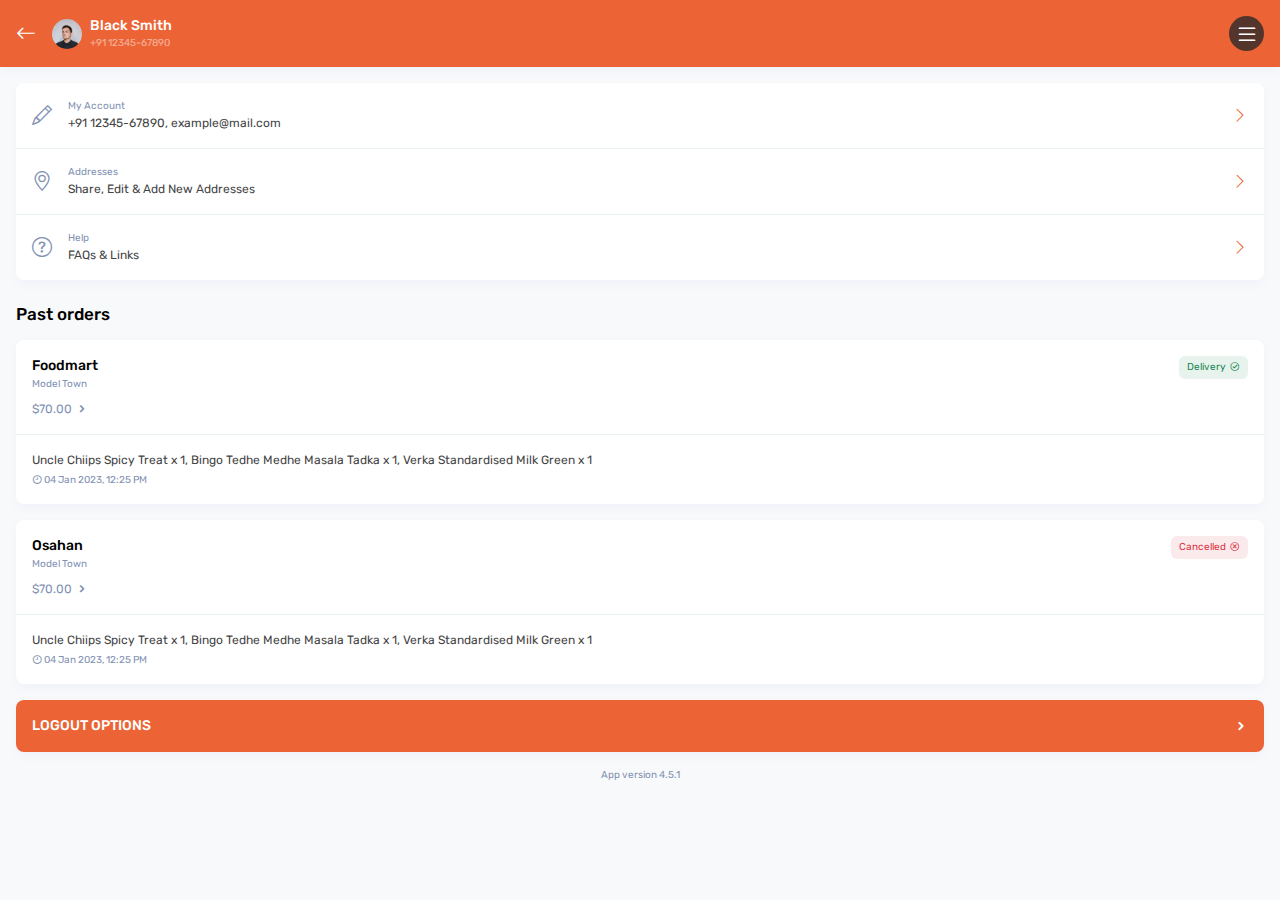
<file: askbootstrap.com/preview/foodmart/profile.html>
<!DOCTYPE html>
<html lang="en">

<!-- Mirrored from askbootstrap.com/preview/foodmart/profile.html by HTTrack Website Copier/3.x [XR&CO'2014], Sat, 23 Sep 2023 09:49:22 GMT -->
<head>
<meta charset="UTF-8">
<meta http-equiv="X-UA-Compatible" content="IE=edge">
<meta name="viewport" content="width=device-width, initial-scale=1.0">
<link rel="icon" href="img/logo.png" type="image/png">
<title>Foodmart - Food & Grocery Delivery Mobile Template</title>

<link rel="stylesheet" href="vender/bootstrap/css/bootstrap.min.css">

<link rel="stylesheet" href="vender/icofont/icofont.min.css">

<link rel="stylesheet" href="vender/sidebar/demo.css">

<link rel="stylesheet" href="css/style.css">
</head>
<body class="bg-light">
<div class="profile d-flex flex-column vh-100">

<div class="listing-navbar bg-primary d-flex align-items-center gap-3 shadow-sm mb-auto p-3">
<a href="index.html"><i class="bi bi-arrow-left text-white fs-5"></i></a>
<a href="#" class="text-white" data-bs-toggle="modal" data-bs-target="#categories">
<div class="d-flex align-items-center gap-2">
<img src="img/delivery-boy.jpg" alt class="rounded-pill img-fluid">
<div>
<h6 class="fw-bold text-white mb-0">Black Smith</h6>
<p class="text-white-50 small m-0">+91 12345-67890</p>
</div>
</div>
</a>
<div class="d-flex align-items-center gap-2 ms-auto">
<a class="toggle hc-nav-trigger hc-nav-1" href="#" role="button" aria-controls="hc-nav-1">
<b class="bg-dark bg-opacity-75 rounded-circle user-icon">
<i class="bi bi-list d-flex m-0 h4 text-white"></i>
</b>
</a>
</div>
</div>

<div class="vh-100 my-auto overflow-auto p-3">
<div class="mb-4 rounded-3 shadow-sm overflow-hidden">
<div data-bs-toggle="offcanvas" data-bs-target="#editaccount" aria-controls="editaccount" class="bg-white border-bottom p-3">
<div class="d-flex gap-3 align-items-center">
<i class="bi bi-pencil fs-5 text-muted"></i>
<span>
<p class="m-0 small text-muted">My Account</p>
<p class="m-0">+91 12345-67890, <a href="https://askbootstrap.com/cdn-cgi/l/email-protection" class="__cf_email__" data-cfemail="2d48554c405d41486d404c4441034e4240">[email&#160;protected]</a></p>
</span>
<a href="#" class="text-primary ms-auto d-flex"><i class="bi bi-chevron-right fs-6"></i></a>
</div>
</div>
<div data-bs-toggle="offcanvas" data-bs-target="#location" aria-controls="location" class="bg-white border-bottom p-3">
<div class="d-flex gap-3 align-items-center">
<i class="bi bi-geo-alt fs-5 text-muted"></i>
<span>
<p class="m-0 small text-muted">Addresses</p>
<p class="m-0">Share, Edit & Add New Addresses</p>
</span>
<a href="#" class="text-primary ms-auto d-flex"><i class="bi bi-chevron-right fs-6"></i></a>
</div>
</div>
<div data-bs-toggle="offcanvas" data-bs-target="#help" aria-controls="help" class="bg-white p-3">
<div class="d-flex gap-3 align-items-center">
<i class="bi bi-question-circle fs-5 text-muted"></i>
<span>
<p class="m-0 small text-muted">Help</p>
<p class="m-0">FAQs & Links</p>
</span>
<a href="#" class="text-primary ms-auto d-flex"><i class="bi bi-chevron-right fs-6"></i></a>
</div>
</div>
</div>
<h5 class="fw-bold text-black mb-3">Past orders</h5>
<div class="bg-white rounded-3 shadow-sm mb-3">
<div class="d-flex align-items-start justify-content-between border-bottom p-3">
<div>
<h6 class="fw-bold text-black osahan-mb-1">Foodmart</h6>
<p class="text-muted small mb-2">Model Town</p>
<a href="#" class="text-muted">$70.00<i class="icofont-rounded-right ms-1"></i></a>
</div>
<p class="bg-success bg-opacity-10 text-success rounded small px-2 py-1">Delivery<i class="icofont-check-circled ms-1"></i></p>
</div>
<div class="p-3">
<p class="mb-1">Uncle Chiips Spicy Treat x 1, Bingo Tedhe Medhe Masala Tadka x 1, Verka
Standardised Milk Green x 1
</p>
<p class="text-muted small text-info m-0"><i class="icofont-clock-time"></i> 04 Jan 2023, 12:25 PM</p>
</div>
</div>
<div class="bg-white rounded-3 shadow-sm mb-3">
<div class="d-flex align-items-start justify-content-between border-bottom p-3">
<div>
<h6 class="fw-bold text-black osahan-mb-1">Osahan</h6>
<p class="text-muted small mb-2">Model Town</p>
<a href="#" class="text-muted">$70.00<i class="icofont-rounded-right ms-1"></i></a>
</div>
<p class="bg-danger bg-opacity-10 text-danger rounded small px-2 py-1">Cancelled<i class="icofont-close-circled ms-1"></i></p>
</div>
<div class="p-3">
<p class="mb-1">Uncle Chiips Spicy Treat x 1, Bingo Tedhe Medhe Masala Tadka x 1, Verka
Standardised Milk Green x 1
</p>
<p class="text-muted small text-info m-0"><i class="icofont-clock-time"></i> 04 Jan 2023, 12:25 PM</p>
</div>
</div>

<a href="index.html" class="link-dark">
<div class="bg-primary d-flex align-items-center rounded-3 shadow-sm justify-content-between p-3">
<h6 class="fw-bold text-white text-uppercase m-0">Logout Options</h6>
<i class="icofont-rounded-right text-white h6 m-0"></i>
</div>
</a>
<p class="pt-3 text-muted text-center small mb-0">App version 4.5.1</p>
</div>
</div>

<div class="offcanvas offcanvas-end bg-white border-0" tabindex="-1" id="editaccount" aria-labelledby="editaccountLabel">
<div class="offcanvas-header bg-primary shadow-sm d-flex align-items-center justify-content-start gap-3">
<a href="#" data-bs-dismiss="offcanvas" aria-label="Close"><i class="bi bi-arrow-left text-white fs-5"></i></a>
<h6 class="offcanvas-title text-uppercase text-white fw-bold" id="editaccountLabel">Edit Account</h6>
</div>
<div class="offcanvas-body">
<form>
<div class="mb-4">
<label for="exampleFormControlName" class="form-label text-uppercase text-muted small mb-0">Name</label>
<input type="text" class="form-control bg-transparent border-0 rounded-0 border-bottom px-0 py-2" id="exampleFormControlName" placeholder="name" value="Black Smith">
</div>
<div class="mb-4">
<label for="exampleFormControlNumber" class="form-label text-uppercase text-muted small mb-0">Phone
Number</label>
<input type="number" class="form-control bg-transparent border-0 rounded-0 border-bottom px-0 py-2" id="exampleFormControlNumber" placeholder="number" value="+911234567890">
</div>
<div>
<label for="exampleFormControlEmail" class="form-label text-uppercase text-muted small mb-0">Email
Address</label>
<input type="email" class="form-control bg-transparent border-0 rounded-0 border-bottom px-0 py-2" id="exampleFormControlEmail" placeholder="email" value="example@mail.com">
</div>
</form>
</div>
<div class="offcanvas-footer shadow-sm d-flex gap-3">
<a href="#" class="btn bg-white shadow-sm border btn-light text-primary w-100 text-uppercase btn-lg fw-bold col" data-bs-dismiss="offcanvas" aria-label="Close">Cancel</a>
<a href="#" class="btn btn-primary w-100 text-uppercase btn-lg fw-bold col rounded-3" data-bs-dismiss="offcanvas" aria-label="Close">Change</a>
</div>
</div>

<div class="offcanvas offcanvas-end border-0" tabindex="-1" id="location" aria-labelledby="locationLabel">
<div class="offcanvas-header bg-primary d-flex align-items-center justify-content-start gap-3">
<a href="#" data-bs-dismiss="offcanvas" aria-label="Close">
<i class="bi bi-arrow-left fs-5 text-white"></i>
</a>
<h6 class="offcanvas-title text-white m-0" id="locationLabel">Enter your area or apartment name</h6>
</div>
<div class="offcanvas-body">

<div class="input-group bg-white rounded-3 border py-1">
<a href="#" class="input-group-text bg-transparent border-0 rounded-0 px-3" id="search"><i class="icofont-search"></i></a>
<input type="text" class="form-control bg-transparent border-0 rounded-0 ps-0" placeholder="Try J P Nagar, Andheri West etc.." aria-label="Try J P Nagar, Andheri West etc.." aria-describedby="search">
</div>
<a href="#" class="link-dark" data-bs-dismiss="offcanvas" aria-label="Close">
<div class="d-flex align-items-center gap-2 text-primary py-3 border-bottom">
<i class="icofont-location-arrow"></i>
<p class="m-0">Use my Current location</p>
</div>
</a>

<div class="border-bottom py-3">
<p class="text-black text-uppercase small">Saved Addresses</p>
<div class="d-flex align-items-center justify-content-between">
<div class="w-75">
<a href="#" class="link-dark" data-bs-dismiss="offcanvas" aria-label="Close">
<div class="d-flex align-items-center gap-2 osahan-mb-1">
<i class="icofont-ui-home text-muted fs-6"></i>
<h6 class="fw-bold mb-0">Home</h6>
</div>
<p class="text-muted text-truncate mb-0 ps-4">H.No. 2834 Street, 784 Sector, Ludhiana, Punjab</p>
</a>
</div>
<a href="#" class="link-dark">
<div class="bg-light rounded-circle icon-sm">
<i class="icofont-share fs-5 text-dark-emphasis"></i>
</div>
</a>
</div>
</div>

<div class="py-3">
<p class="text-black text-uppercase small">Recent Searches</p>
<a href="#" class="link-dark" data-bs-dismiss="offcanvas" aria-label="Close">
<div class="d-flex align-items-center gap-2 osahan-mb-1">
<i class="icofont-location-pin text-muted fs-6"></i>
<h6 class="fw-bold mb-0">Ludhiana</h6>
</div>
<p class="text-muted text-truncate mb-0 ps-4">87997 Street, 784 Sector, Ludhiana, Punjab</p>
</a>
</div>
</div>
</div>

<div class="offcanvas offcanvas-end bg-light border-0" tabindex="-1" id="help" aria-labelledby="helpLabel">
<div class="offcanvas-header bg-primary shadow-sm d-flex align-items-center justify-content-start gap-3">
<a href="#" data-bs-dismiss="offcanvas" aria-label="Close"><i class="bi bi-arrow-left text-white fs-5"></i></a>
<h6 class="offcanvas-title text-uppercase text-white fw-bold" id="helpLabel">Help & Support</h6>
</div>
<div class="offcanvas-body p-0">
<div class="bg-white my-3 shadow-sm">
<div class="accordion accordion-flush" id="accordionFlushExample">
<div class="accordion-item">
<h2 class="accordion-header p-3" id="flush-headingOne">
<button class="accordion-button collapsed bg-white shadow-none text-dark p-0 h6 mb-0" type="button" data-bs-toggle="collapse" data-bs-target="#flush-collapseOne" aria-expanded="false" aria-controls="flush-collapseOne">
Where is my Order
</button>
</h2>
<div id="flush-collapseOne" class="accordion-collapse collapse p-0" aria-labelledby="flush-headingOne" data-bs-parent="#accordionFlushExample">
<div class="accordion-body p-3 pt-0">
<p class="text-muted">You can track the status of your order on the order tracking
page.
</p>
<div class="w-50">
<a href="#" class="btn btn-primary w-100 py-2">Chat with us</a>
<p class="text-primary text-start small pt-2 m-0">Wait time under 2 min(s)</p>
</div>
</div>
</div>
</div>
<div class="border-bottom p-3">
<h6 class="m-0">I want to modify the items in my order</h6>
</div>
<div class="border-bottom p-3">
<h6 class="m-0">I want to give delivery related instructions</h6>
</div>
<div class="accordion-item">
<h2 class="accordion-header p-3" id="flush-headingFour">
<button class="accordion-button collapsed bg-white shadow-none text-dark p-0 h6 mb-0" type="button" data-bs-toggle="collapse" data-bs-target="#flush-collapseFour" aria-expanded="false" aria-controls="flush-collapseFour">
I want to cancel my order
</button>
</h2>
<div id="flush-collapseFour" class="accordion-collapse collapse p-0" aria-labelledby="flush-headingFour" data-bs-parent="#accordionFlushExample">
<div class="accordion-body p-3 pt-0">
<p class="text-muted">We recommend you to cancel your order before pickup. For more
queries:
</p>
<div class="w-50">
<a href="#" class="btn btn-primary text-uppercase w-100 py-2">Chat with us</a>
<p class="text-primary text-start small pt-2 m-0">Wait time under 2 min(s)</p>
</div>
</div>
</div>
</div>
<div class="p-3">
<h6 class="m-0">I have payment and refund related issues</h6>
</div>
</div>
</div>
</div>
</div>

<nav id="main-nav">
<ul class="second-nav">
<li class="osahan-user-profile bg-primary">
<div class="d-flex align-items-center gap-2">
<img src="img/delivery-boy.jpg" alt class="rounded-pill img-fluid">
<div class="ps-1">
<h5 class="fw-bold text-white osahan-mb-1">Black Smith</h5>
<p class="text-white-50 m-0">+91 12345-67890</p>
</div>
</div>
</li>
<li><a href="index.html"><i class="bi bi-house me-3"></i>Homepage</a></li>
<li><a href="listing.html"><i class="bi bi-grid me-3"></i>Listing</a></li>
<li><a href="product-detail.html"><i class="bi bi-file-break me-3"></i>Product Detail</a></li>
<li><a href="cart.html"><i class="bi bi-basket me-3"></i>Cart</a></li>
<li><a href="payment-option.html"><i class="bi bi-credit-card me-3"></i>Payment Option</a></li>
<li><a href="payment-details.html"><i class="bi bi-stopwatch me-3"></i>Payment Time</a></li>
<li><a href="order-received.html"><i class="bi bi-check-circle me-3"></i>Order Received</a></li>
<li><a href="track-order.html"><i class="bi bi-truck me-3"></i>Track Order</a></li>
<li><a href="track-delivery-boy.html"><i class="bi bi-person-vcard me-3"></i>Track Delivery Boy</a></li>
<li><a href="profile.html"><i class="bi bi-person me-3"></i>Profile</a></li>
<li><a href="order-detail.html"><i class="bi bi-receipt me-3"></i>Order Details</a></li>
<li>
<a href="#"><i class="bi bi-link me-3"></i>Example Multi Link</a>
<ul>
<li><a href="#">Link</a></li>
<li><a href="#">Link</a></li>
</ul>
</li>
</ul>
<ul class="bottom-nav">
<li class="home">
<a href="index.html" class="text-primary">
<p class="h5 m-0"><i class="bi bi-house"></i></p>
Home
</a>
</li>
<li class="cart">
<a href="cart.html">
<p class="h5 m-0"><i class="bi bi-basket"></i></p>
Cart
</a>
</li>
<li class="profile">
<a href="profile.html">
<p class="h5 m-0"><i class="bi bi-person"></i></p>
Profile
</a>
</li>
</ul>
</nav>

<script data-cfasync="false" src="../../cdn-cgi/scripts/5c5dd728/cloudflare-static/email-decode.min.js"></script><script src="vender/bootstrap/js/bootstrap.bundle.min.js" type="b5b508122be7a177cf1e8016-text/javascript"></script>

<script src="vender/jquery/jquery.min.js" type="b5b508122be7a177cf1e8016-text/javascript"></script>

<script src="vender/sidebar/hc-offcanvas-nav.js" type="b5b508122be7a177cf1e8016-text/javascript"></script>

<script src="js/custom.js" type="b5b508122be7a177cf1e8016-text/javascript"></script>
<script src="../../cdn-cgi/scripts/7d0fa10a/cloudflare-static/rocket-loader.min.js" data-cf-settings="b5b508122be7a177cf1e8016-|49" defer></script><script defer src="https://static.cloudflareinsights.com/beacon.min.js/v8b253dfea2ab4077af8c6f58422dfbfd1689876627854" integrity="sha512-bjgnUKX4azu3dLTVtie9u6TKqgx29RBwfj3QXYt5EKfWM/9hPSAI/4qcV5NACjwAo8UtTeWefx6Zq5PHcMm7Tg==" data-cf-beacon='{"rayId":"80b1e015f9f1a090","version":"2023.8.0","r":1,"b":1,"token":"dd471ab1978346bbb991feaa79e6ce5c","si":100}' crossorigin="anonymous"></script>
</body>

<!-- Mirrored from askbootstrap.com/preview/foodmart/profile.html by HTTrack Website Copier/3.x [XR&CO'2014], Sat, 23 Sep 2023 09:49:22 GMT -->
</html>
</file>
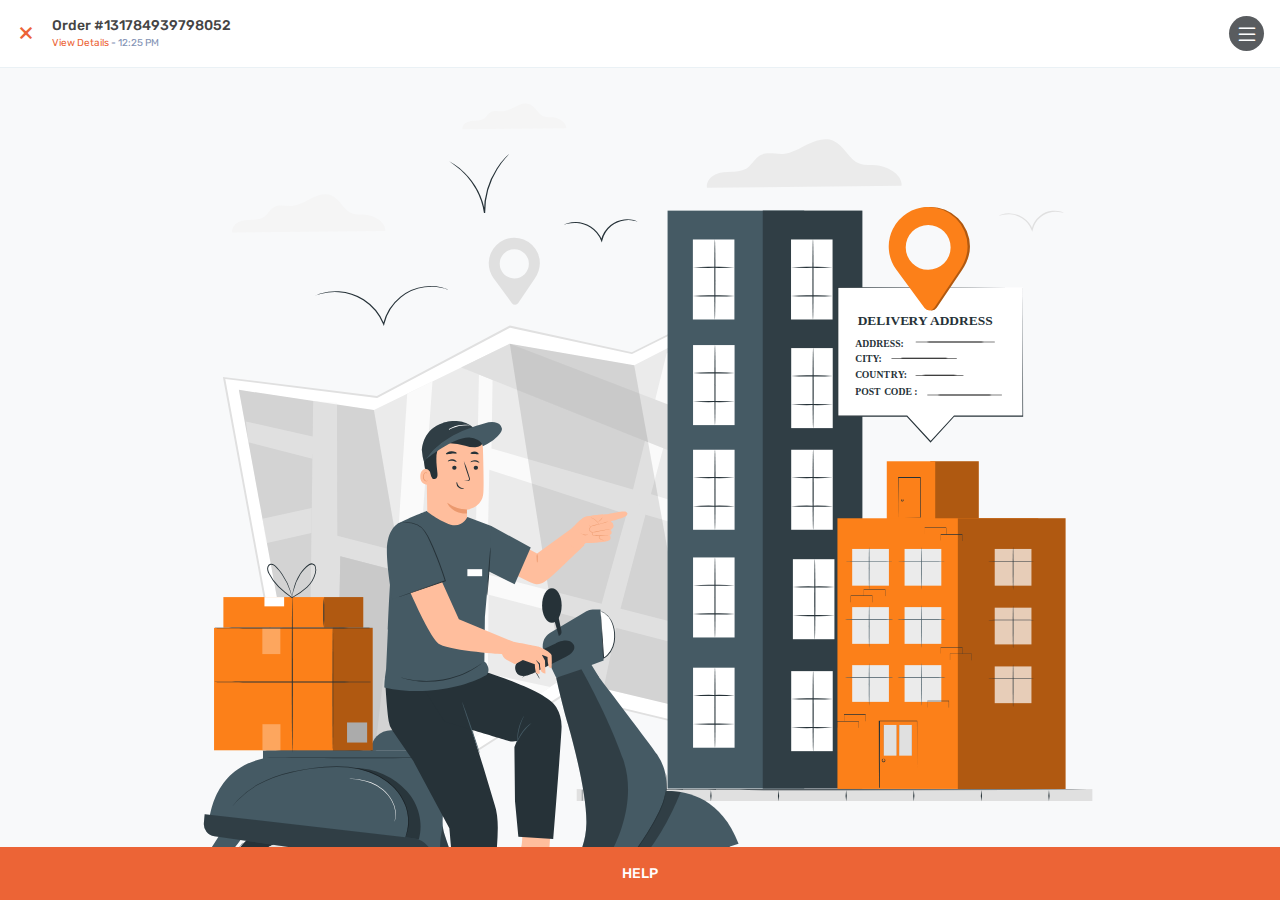
<file: askbootstrap.com/preview/foodmart/track-delivery-boy.html>
<!DOCTYPE html>
<html lang="en">

<!-- Mirrored from askbootstrap.com/preview/foodmart/track-delivery-boy.html by HTTrack Website Copier/3.x [XR&CO'2014], Sat, 23 Sep 2023 09:49:32 GMT -->
<head>
<meta charset="UTF-8">
<meta http-equiv="X-UA-Compatible" content="IE=edge">
<meta name="viewport" content="width=device-width, initial-scale=1.0">
<link rel="icon" href="img/logo.png" type="image/png">
<title>Foodmart - Food & Grocery Delivery Mobile Template</title>

<link rel="stylesheet" href="vender/bootstrap/css/bootstrap.min.css">

<link rel="stylesheet" href="vender/icofont/icofont.min.css">

<link rel="stylesheet" href="vender/sidebar/demo.css">

<link rel="stylesheet" href="css/style.css">
</head>
<body>
<div class="track-delivery-boy d-flex flex-column vh-100">

<div class="d-flex align-items-center gap-3 p-3 border-bottom shadow-sm">
<a href="index.html" class="text-primary"><i class="icofont-close fs-5"></i></a>
<div>
<h6 class="fw-bold mb-0">Order #131784939798052</h6>
<p class="text-muted small m-0"><a href="order-detail.html" class="text-primary">View Details</a> - 12:25 PM</p>
</div>
<div class="d-flex align-items-center gap-2 ms-auto">
<a class="toggle" href="#">
<b class="bg-dark bg-opacity-75 rounded-circle user-icon">
<i class="bi bi-list d-flex m-0 h4 text-white"></i>
</b>
</a>
</div>
</div>

<div class="my-auto overflow-auto vh-100">

<div class="ratio ratio-4x3 bg-light z-0">
<img src="img/pickup-delivery.svg" alt class="img-fluid">
</div>

<div class="bg-white p-3">
<div class="text-center">
<div class="d-flex justify-content-center mb-3">
<div class="bg-white rounded-circle shadow-sm p-2 tracking-time">
<span class="bg-white order-time">
<div class="text-center">
<h1 class="fw-bold m-0">23</h1>
<p class="text-muted small m-0">mins</p>
</div>
</span>
</div>
</div>
<p class="text-muted text-center mb-4">Delivery to Home<br>H.No. 2834 Street, 784 Sector, Ludhiana, Punjab</p>
</div>
<div class="card border-secondary-subtle rounded-3 shadow-sm overflow-hidden mb-4">
<div class="card-header d-flex align-items-center justify-content-between border-secondary-subtle border-bottom">
<p class="m-0 text-black">3 items to be packed</p>
<a href="order-detail.html" class="text-primary">See all items</a>
</div>
<div class="card-body p-0">
<div class="d-flex align-items-center gap-3 p-3 border-bottom">
<div>
<span class="border rounded d-flex align-items-center justify-content-center p-2"><i class="icofont-package fs-5 text-muted"></i></span>
</div>
<div class="text-truncate">
<h6 class="osahan-mb-1 fw-normal">Your order is <span class="fw-bold">getting packed</span></h6>
<p class="text-muted small text-truncate m-0">Order Picked Up</p>
</div>
</div>
<div class="d-flex align-items-center gap-3 p-3">
<div>
<span class="d-flex align-items-center justify-content-center">
<img src="img/delivery-boy.jpg" alt class="img-fluid rounded shadow-sm delivery-boy-img">
</span>
</div>
<div class="text">
<h6 class="mb-0 fw-normal"><span class="fw-bold">Vivek Salaria</span> is on the way to pickup your Foodmart order</h6>
</div>
<a href="#" class="text-primary ms-auto"><i class="icofont-phone icofont-2x"></i></a>
</div>
</div>
</div>
<div>
<h6 class="fw-bold pb-1">While you wait for your order...</h6>
<div class="rounded-4 ps-4 pt-4 shadow-sm d-flex gap-1 align-items-center bg-warning bg-gradient justify-content-between">
<div class="pb-4">
<h1 class="fw-bolder text-black display-5 mb-1">50% OFF</h1>
<p class="text-dark">Special Offer: Get 50% Cashback + <span class="text-success"><i class="bi bi-basket"></i> Free Delivery</span>
<b class="bg-primary px-1 rounded-1 small text-uppercase fw-bold text-white mt-1 d-inline-block">New Users</b></p>
<a href="listing.html" class="btn btn-light text-success fw-bold rounded-3 shadow-sm btn-sm border-0">SHOP NOW</a>
</div>
<img src="img/banner1.png" alt class="img-fluid mt-auto osahan-offer-banner">
</div>
</div>
</div>
</div>

<div class="mt-auto shadow-sm">
<a href="#" data-bs-toggle="offcanvas" data-bs-target="#help" aria-controls="help" class="btn btn-primary w-100 rounded-0 text-uppercase btn-lg fw-bold">Help</a>
</div>
</div>

<div class="offcanvas offcanvas-end bg-light border-0" tabindex="-1" id="help" aria-labelledby="helpLabel">
<div class="offcanvas-header bg-primary shadow-sm d-flex align-items-center justify-content-start gap-3">
<a href="#" data-bs-dismiss="offcanvas" aria-label="Close"><i class="bi bi-arrow-left text-white fs-5"></i></a>
<h6 class="offcanvas-title text-uppercase text-white fw-bold" id="helpLabel">Help & Support</h6>
</div>
<div class="offcanvas-body p-0">
<div class="bg-white my-3 shadow-sm">
<div class="accordion accordion-flush" id="accordionFlushExample">
<div class="accordion-item">
<h2 class="accordion-header p-3" id="flush-headingOne">
<button class="accordion-button collapsed bg-white shadow-none text-dark p-0 h6 mb-0" type="button" data-bs-toggle="collapse" data-bs-target="#flush-collapseOne" aria-expanded="false" aria-controls="flush-collapseOne">
Where is my Order
</button>
</h2>
<div id="flush-collapseOne" class="accordion-collapse collapse p-0" aria-labelledby="flush-headingOne" data-bs-parent="#accordionFlushExample">
<div class="accordion-body p-3 pt-0">
<p class="text-muted">You can track the status of your order on the order tracking
page.
</p>
<div class="w-50">
<a href="#" class="btn btn-primary w-100 py-2">Chat with us</a>
<p class="text-primary text-start small pt-2 m-0">Wait time under 2 min(s)</p>
</div>
</div>
</div>
</div>
<div class="border-bottom p-3">
<h6 class="m-0">I want to modify the items in my order</h6>
</div>
<div class="border-bottom p-3">
<h6 class="m-0">I want to give delivery related instructions</h6>
</div>
<div class="accordion-item">
<h2 class="accordion-header p-3" id="flush-headingFour">
<button class="accordion-button collapsed bg-white shadow-none text-dark p-0 h6 mb-0" type="button" data-bs-toggle="collapse" data-bs-target="#flush-collapseFour" aria-expanded="false" aria-controls="flush-collapseFour">
I want to cancel my order
</button>
</h2>
<div id="flush-collapseFour" class="accordion-collapse collapse p-0" aria-labelledby="flush-headingFour" data-bs-parent="#accordionFlushExample">
<div class="accordion-body p-3 pt-0">
<p class="text-muted">We recommend you to cancel your order before pickup. For more
queries:
</p>
<div class="w-50">
<a href="#" class="btn btn-primary text-uppercase w-100 py-2">Chat with us</a>
<p class="text-primary text-start small pt-2 m-0">Wait time under 2 min(s)</p>
</div>
</div>
</div>
</div>
<div class="p-3">
<h6 class="m-0">I have payment and refund related issues</h6>
</div>
</div>
</div>
</div>
</div>

<nav id="main-nav">
<ul class="second-nav">
<li class="osahan-user-profile bg-primary">
<div class="d-flex align-items-center gap-2">
<img src="img/delivery-boy.jpg" alt class="rounded-pill img-fluid">
<div class="ps-1">
<h5 class="fw-bold text-white osahan-mb-1">Black Smith</h5>
<p class="text-white-50 m-0">+91 12345-67890</p>
</div>
</div>
</li>
<li><a href="index.html"><i class="bi bi-house me-3"></i>Homepage</a></li>
<li><a href="listing.html"><i class="bi bi-grid me-3"></i>Listing</a></li>
<li><a href="product-detail.html"><i class="bi bi-file-break me-3"></i>Product Detail</a></li>
<li><a href="cart.html"><i class="bi bi-basket me-3"></i>Cart</a></li>
<li><a href="payment-option.html"><i class="bi bi-credit-card me-3"></i>Payment Option</a></li>
<li><a href="payment-details.html"><i class="bi bi-stopwatch me-3"></i>Payment Time</a></li>
<li><a href="order-received.html"><i class="bi bi-check-circle me-3"></i>Order Received</a></li>
<li><a href="track-order.html"><i class="bi bi-truck me-3"></i>Track Order</a></li>
<li><a href="track-delivery-boy.html"><i class="bi bi-person-vcard me-3"></i>Track Delivery Boy</a></li>
<li><a href="profile.html"><i class="bi bi-person me-3"></i>Profile</a></li>
<li><a href="order-detail.html"><i class="bi bi-receipt me-3"></i>Order Details</a></li>
<li>
<a href="#"><i class="bi bi-link me-3"></i>Example Multi Link</a>
<ul>
<li><a href="#">Link</a></li>
<li><a href="#">Link</a></li>
</ul>
</li>
</ul>
<ul class="bottom-nav">
<li class="home">
<a href="index.html" class="text-primary">
<p class="h5 m-0"><i class="bi bi-house"></i></p>
Home
</a>
</li>
<li class="cart">
<a href="cart.html">
<p class="h5 m-0"><i class="bi bi-basket"></i></p>
Cart
</a>
</li>
<li class="profile">
<a href="profile.html">
<p class="h5 m-0"><i class="bi bi-person"></i></p>
Profile
</a>
</li>
</ul>
</nav>

<script src="vender/bootstrap/js/bootstrap.bundle.min.js" type="898d8fd3b956754167d3f0c8-text/javascript"></script>

<script src="vender/jquery/jquery.min.js" type="898d8fd3b956754167d3f0c8-text/javascript"></script>

<script src="vender/sidebar/hc-offcanvas-nav.js" type="898d8fd3b956754167d3f0c8-text/javascript"></script>

<script src="js/custom.js" type="898d8fd3b956754167d3f0c8-text/javascript"></script>
<script src="../../cdn-cgi/scripts/7d0fa10a/cloudflare-static/rocket-loader.min.js" data-cf-settings="898d8fd3b956754167d3f0c8-|49" defer></script><script defer src="https://static.cloudflareinsights.com/beacon.min.js/v8b253dfea2ab4077af8c6f58422dfbfd1689876627854" integrity="sha512-bjgnUKX4azu3dLTVtie9u6TKqgx29RBwfj3QXYt5EKfWM/9hPSAI/4qcV5NACjwAo8UtTeWefx6Zq5PHcMm7Tg==" data-cf-beacon='{"rayId":"80b1e0661acca3cf","version":"2023.8.0","r":1,"b":1,"token":"dd471ab1978346bbb991feaa79e6ce5c","si":100}' crossorigin="anonymous"></script>
</body>

<!-- Mirrored from askbootstrap.com/preview/foodmart/track-delivery-boy.html by HTTrack Website Copier/3.x [XR&CO'2014], Sat, 23 Sep 2023 09:49:33 GMT -->
</html>
</file>
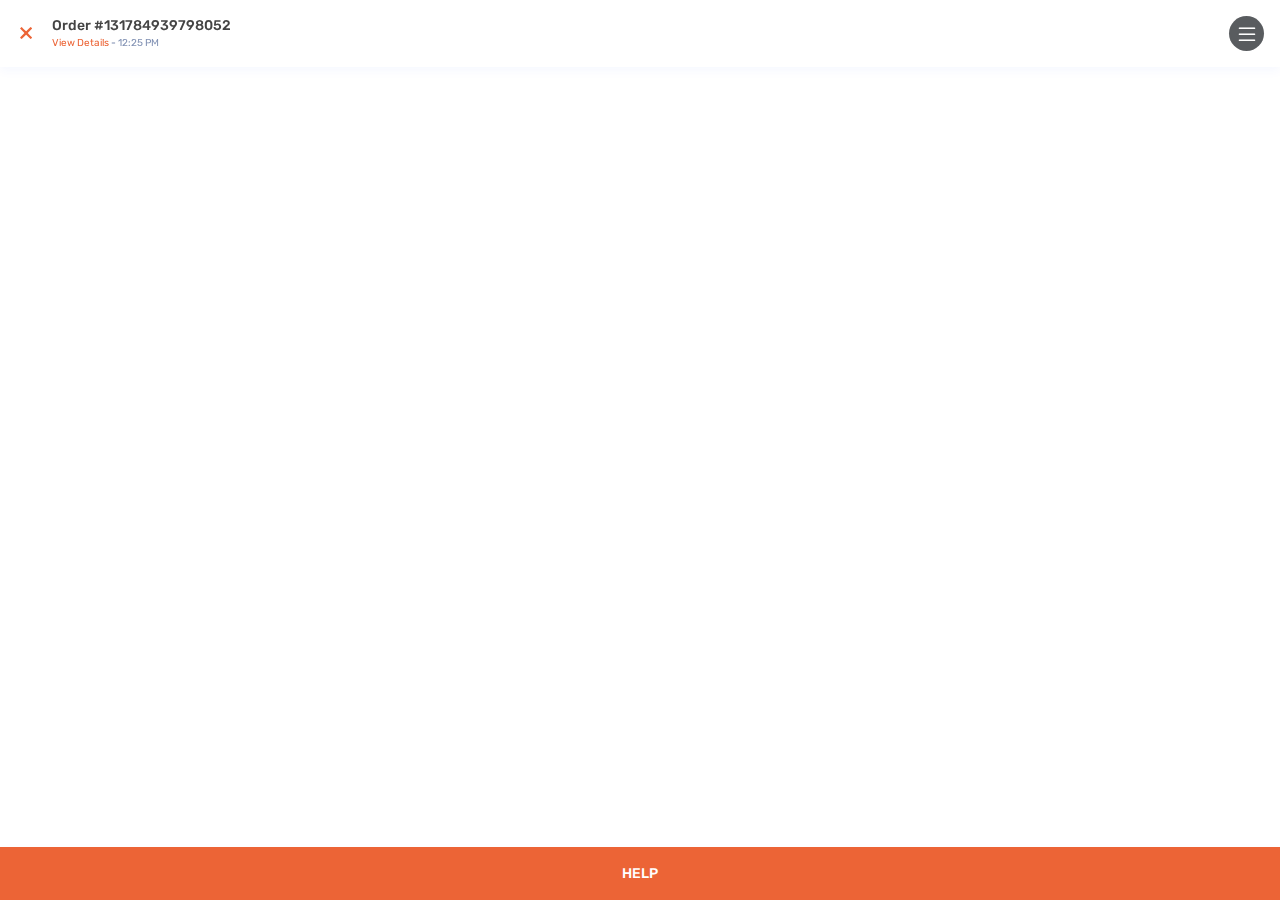
<file: askbootstrap.com/preview/foodmart/track-order.html>
<!DOCTYPE html>
<html lang="en">

<!-- Mirrored from askbootstrap.com/preview/foodmart/track-order.html by HTTrack Website Copier/3.x [XR&CO'2014], Sat, 23 Sep 2023 09:49:33 GMT -->
<head>
<meta charset="UTF-8">
<meta http-equiv="X-UA-Compatible" content="IE=edge">
<meta name="viewport" content="width=device-width, initial-scale=1.0">
<link rel="icon" href="img/logo.png" type="image/png">
<title>Foodmart - Food & Grocery Delivery Mobile Template</title>

<link rel="stylesheet" href="vender/bootstrap/css/bootstrap.min.css">

<link rel="stylesheet" href="vender/icofont/icofont.min.css">

<link rel="stylesheet" href="vender/sidebar/demo.css">

<link rel="stylesheet" href="css/style.css">
</head>
<body>
<div class="track-order d-flex flex-column vh-100">

<div class="d-flex align-items-center gap-3 p-3 shadow-sm">
<a href="order-received.html" class="text-primary"><i class="icofont-close fs-5"></i></a>
<div>
<h6 class="fw-bold mb-0">Order #131784939798052</h6>
<p class="text-muted small m-0"><a href="order-detail.html" class="text-primary">View Details</a> - 12:25 PM</p>
</div>
<div class="d-flex align-items-center gap-2 ms-auto">
<a class="toggle" href="#">
<b class="bg-dark bg-opacity-75 rounded-circle user-icon">
<i class="bi bi-list d-flex m-0 h4 text-white"></i>
</b>
</a>
</div>
</div>

<div class="my-auto overflow-auto vh-100">

<div class="ratio ratio-4x3 z-n1">
<iframe src="https://www.google.com/maps/embed?pb=!1m18!1m12!1m3!1d3501748.249032638!2d73.16727014620984!3d31.00740966166808!2m3!1f0!2f0!3f0!3m2!1i1024!2i768!4f13.1!3m3!1m2!1s0x391964aa569e7355%3A0x8fbd263103a38861!2sPunjab!5e0!3m2!1sen!2sin!4v1674302805615!5m2!1sen!2sin" class="border-0 w-100" allowfullscreen loading="lazy" referrerpolicy="no-referrer-when-downgrade"></iframe>
</div>

<div class="bg-white p-3">
<div class="text-center">
<div class="d-flex justify-content-center mb-3">
<div class="bg-white rounded-circle shadow-sm p-2 tracking-time">
<span class="bg-white order-time">
<div class="text-center">
<h1 class="fw-bold m-0">25</h1>
<p class="text-muted small m-0">mins</p>
</div>
</span>
</div>
</div>
<p class="text-muted text-center mb-4">Delivery to Home<br>H.No. 2834 Street, 784 Sector, Ludhiana, Punjab</p>
</div>
<div class="card border-secondary-subtle rounded-3 shadow-sm overflow-hidden mb-4">
<div class="card-header d-flex align-items-center justify-content-between border-secondary-subtle border-bottom">
<p class="m-0 text-black">3 items to be packed</p>
<a href="order-detail.html" class="text-primary">See all items</a>
</div>
<div class="card-body p-0">
<div class="d-flex align-items-center gap-3 p-3 border-bottom">
<div>
<span class="border rounded d-flex align-items-center justify-content-center p-2"><i class="icofont-fast-delivery fs-5 text-muted"></i></span>
</div>
<div class="text-truncate">
<h6 class="osahan-mb-1 fw-normal">We have <span class="fw-bold text-success">recieved</span> your order</h6>
<p class="text-muted small text-truncate m-0">Order Received</p>
</div>
</div>
<div class="d-flex align-items-center gap-3 p-3">
<div>
<span class="border rounded d-flex align-items-center justify-content-center p-2"><i class="icofont-delivery-time fs-5 text-muted"></i></span>
</div>
<div class="text-truncate">
<h6 class="osahan-mb-1 fw-normal">We'll assign a delivery partner soon</h6>
<p class="text-muted small text-truncate m-0">Food is Being Prepared</p>
</div>
</div>
</div>
</div>
<div>
<h6 class="fw-bold mb-3">While you wait for your order...</h6>
<div class="rounded-4 ps-4 pt-4 shadow-sm d-flex gap-1 align-items-center bg-warning bg-gradient justify-content-between">
<div class="pb-4">
<h1 class="fw-bolder text-black display-5 mb-1">50% OFF</h1>
<p class="text-dark">Special Offer: Get 50% Cashback + <span class="text-success"><i class="bi bi-basket"></i> Free Delivery</span>
<b class="bg-primary px-1 rounded-1 small text-uppercase fw-bold text-white mt-1 d-inline-block">New Users</b></p>
<a href="listing.html" class="btn btn-light text-success fw-bold rounded-3 shadow-sm btn-sm border-0">SHOP NOW</a>
</div>
<img src="img/banner1.png" alt class="img-fluid mt-auto osahan-offer-banner">
</div>
</div>
</div>
</div>

<div class="mt-auto shadow-sm">
<a href="#" data-bs-toggle="offcanvas" data-bs-target="#help" aria-controls="help" class="btn btn-primary w-100 rounded-0 text-uppercase btn-lg fw-bold">Help</a>
</div>
</div>

<div class="offcanvas offcanvas-end bg-light border-0" tabindex="-1" id="help" aria-labelledby="helpLabel">
<div class="offcanvas-header bg-primary shadow-sm d-flex align-items-center justify-content-start gap-3">
<a href="#" data-bs-dismiss="offcanvas" aria-label="Close"><i class="bi bi-arrow-left text-white fs-5"></i></a>
<h6 class="offcanvas-title text-uppercase text-white fw-bold" id="helpLabel">Help & Support</h6>
</div>
<div class="offcanvas-body p-0">
<div class="bg-white my-3 shadow-sm">
<div class="accordion accordion-flush" id="accordionFlushExample">
<div class="accordion-item">
<h2 class="accordion-header p-3" id="flush-headingOne">
<button class="accordion-button collapsed bg-white shadow-none text-dark p-0 h6 mb-0" type="button" data-bs-toggle="collapse" data-bs-target="#flush-collapseOne" aria-expanded="false" aria-controls="flush-collapseOne">
Where is my Order
</button>
</h2>
<div id="flush-collapseOne" class="accordion-collapse collapse p-0" aria-labelledby="flush-headingOne" data-bs-parent="#accordionFlushExample">
<div class="accordion-body p-3 pt-0">
<p class="text-muted">You can track the status of your order on the order tracking
page.
</p>
<div class="w-50">
<a href="#" class="btn btn-primary w-100 py-2">Chat with us</a>
<p class="text-primary text-start small pt-2 m-0">Wait time under 2 min(s)</p>
</div>
</div>
</div>
</div>
<div class="border-bottom p-3">
<h6 class="m-0">I want to modify the items in my order</h6>
</div>
<div class="border-bottom p-3">
<h6 class="m-0">I want to give delivery related instructions</h6>
</div>
<div class="accordion-item">
<h2 class="accordion-header p-3" id="flush-headingFour">
<button class="accordion-button collapsed bg-white shadow-none text-dark p-0 h6 mb-0" type="button" data-bs-toggle="collapse" data-bs-target="#flush-collapseFour" aria-expanded="false" aria-controls="flush-collapseFour">
I want to cancel my order
</button>
</h2>
<div id="flush-collapseFour" class="accordion-collapse collapse p-0" aria-labelledby="flush-headingFour" data-bs-parent="#accordionFlushExample">
<div class="accordion-body p-3 pt-0">
<p class="text-muted">We recommend you to cancel your order before pickup. For more
queries:
</p>
<div class="w-50">
<a href="#" class="btn btn-primary text-uppercase w-100 py-2">Chat with us</a>
<p class="text-primary text-start small pt-2 m-0">Wait time under 2 min(s)</p>
</div>
</div>
</div>
</div>
<div class="p-3">
<h6 class="m-0">I have payment and refund related issues</h6>
</div>
</div>
</div>
</div>
</div>

<nav id="main-nav">
<ul class="second-nav">
<li class="osahan-user-profile bg-primary">
<div class="d-flex align-items-center gap-2">
<img src="img/delivery-boy.jpg" alt class="rounded-pill img-fluid">
<div class="ps-1">
<h5 class="fw-bold text-white osahan-mb-1">Black Smith</h5>
<p class="text-white-50 m-0">+91 12345-67890</p>
</div>
</div>
</li>
<li><a href="index.html"><i class="bi bi-house me-3"></i>Homepage</a></li>
<li><a href="listing.html"><i class="bi bi-grid me-3"></i>Listing</a></li>
<li><a href="product-detail.html"><i class="bi bi-file-break me-3"></i>Product Detail</a></li>
<li><a href="cart.html"><i class="bi bi-basket me-3"></i>Cart</a></li>
<li><a href="payment-option.html"><i class="bi bi-credit-card me-3"></i>Payment Option</a></li>
<li><a href="payment-details.html"><i class="bi bi-stopwatch me-3"></i>Payment Time</a></li>
<li><a href="order-received.html"><i class="bi bi-check-circle me-3"></i>Order Received</a></li>
<li><a href="track-order.html"><i class="bi bi-truck me-3"></i>Track Order</a></li>
<li><a href="track-delivery-boy.html"><i class="bi bi-person-vcard me-3"></i>Track Delivery Boy</a></li>
<li><a href="profile.html"><i class="bi bi-person me-3"></i>Profile</a></li>
<li><a href="order-detail.html"><i class="bi bi-receipt me-3"></i>Order Details</a></li>
<li>
<a href="#"><i class="bi bi-link me-3"></i>Example Multi Link</a>
<ul>
<li><a href="#">Link</a></li>
<li><a href="#">Link</a></li>
</ul>
</li>
</ul>
<ul class="bottom-nav">
<li class="home">
<a href="index.html" class="text-primary">
<p class="h5 m-0"><i class="bi bi-house"></i></p>
Home
</a>
</li>
<li class="cart">
<a href="cart.html">
<p class="h5 m-0"><i class="bi bi-basket"></i></p>
Cart
</a>
</li>
<li class="profile">
<a href="profile.html">
<p class="h5 m-0"><i class="bi bi-person"></i></p>
Profile
</a>
</li>
</ul>
</nav>

<script src="vender/bootstrap/js/bootstrap.bundle.min.js" type="6aa2acd10fa88f7cb49ba7f6-text/javascript"></script>

<script src="vender/jquery/jquery.min.js" type="6aa2acd10fa88f7cb49ba7f6-text/javascript"></script>

<script src="vender/sidebar/hc-offcanvas-nav.js" type="6aa2acd10fa88f7cb49ba7f6-text/javascript"></script>

<script src="js/custom.js" type="6aa2acd10fa88f7cb49ba7f6-text/javascript"></script>
<script src="../../cdn-cgi/scripts/7d0fa10a/cloudflare-static/rocket-loader.min.js" data-cf-settings="6aa2acd10fa88f7cb49ba7f6-|49" defer></script><script defer src="https://static.cloudflareinsights.com/beacon.min.js/v8b253dfea2ab4077af8c6f58422dfbfd1689876627854" integrity="sha512-bjgnUKX4azu3dLTVtie9u6TKqgx29RBwfj3QXYt5EKfWM/9hPSAI/4qcV5NACjwAo8UtTeWefx6Zq5PHcMm7Tg==" data-cf-beacon='{"rayId":"80b1e07d4e62a3cf","version":"2023.8.0","r":1,"b":1,"token":"dd471ab1978346bbb991feaa79e6ce5c","si":100}' crossorigin="anonymous"></script>
</body>

<!-- Mirrored from askbootstrap.com/preview/foodmart/track-order.html by HTTrack Website Copier/3.x [XR&CO'2014], Sat, 23 Sep 2023 09:49:33 GMT -->
</html>
</file>
<file: askbootstrap.com/preview/foodmart/vender/sidebar/demo.css>
html.hc-nav-yscroll{overflow-y:scroll}li.nav-close{display:none!important}li.nav-close .nav-item-wrapper{display:none}body.hc-nav-open{overflow:visible;position:fixed;width:100%;min-height:100%}.hc-offcanvas-nav{visibility:hidden;display:none;position:fixed;top:0;height:100%;z-index:9999}.hc-offcanvas-nav.is-ios *{cursor:pointer!important}.hc-offcanvas-nav .nav-container{position:fixed;z-index:9998;top:0;height:100%;max-width:100%;max-height:100%;box-sizing:border-box;transition:transform .4s ease}.hc-offcanvas-nav .nav-wrapper{width:100%;height:100%;box-sizing:border-box;-ms-scroll-chaining:none;overscroll-behavior:none}.hc-offcanvas-nav .nav-content{height:100%}.hc-offcanvas-nav .nav-wrapper-0>.nav-content{overflow:scroll;overflow-x:visible;overflow-y:auto;box-sizing:border-box}.hc-offcanvas-nav ul{list-style:none;margin:0;padding:0}.hc-offcanvas-nav li{position:relative;display:block}.hc-offcanvas-nav li.level-open>.nav-wrapper{visibility:visible}.hc-offcanvas-nav li:not(.custom-content) a{position:relative;display:block;box-sizing:border-box;cursor:pointer}.hc-offcanvas-nav li:not(.custom-content) a[disabled]{cursor:not-allowed}.hc-offcanvas-nav li:not(.custom-content) a,.hc-offcanvas-nav li:not(.custom-content) a:hover{text-decoration:none}.hc-offcanvas-nav input[type=checkbox]{display:none}.hc-offcanvas-nav label{position:absolute;top:0;left:0;right:0;bottom:0;z-index:10;cursor:pointer}.hc-offcanvas-nav .nav-item{position:relative;display:block;box-sizing:border-box}.hc-offcanvas-nav.disable-body::after,.hc-offcanvas-nav .nav-wrapper::after{content:'';position:fixed;z-index:9990;top:0;left:0;right:0;bottom:0;width:100%;height:100%;-ms-scroll-chaining:none;overscroll-behavior:none;visibility:hidden;opacity:0;transition:visibility 0s ease .4s,opacity .4s ease}.hc-offcanvas-nav.disable-body.nav-open::after,.hc-offcanvas-nav .sub-level-open::after{visibility:visible;opacity:1;transition-delay:.05s}.hc-offcanvas-nav:not(.nav-open)::after{pointer-events:none}.hc-offcanvas-nav.nav-levels-expand .nav-wrapper::after{display:none}.hc-offcanvas-nav.nav-levels-expand .nav-wrapper.nav-wrapper-0{max-height:100vh}.hc-offcanvas-nav.nav-levels-expand .nav-wrapper.nav-wrapper-0>.nav-content{overflow:scroll;overflow-x:visible;overflow-y:auto;box-sizing:border-box;max-height:100vh}.hc-offcanvas-nav.nav-levels-expand ul .nav-wrapper{min-width:0;max-height:0;visibility:hidden;overflow:hidden;transition:height 0s ease .4s}.hc-offcanvas-nav.nav-levels-expand .level-open>.nav-wrapper{max-height:none;overflow:visible;visibility:visible}.hc-offcanvas-nav.nav-levels-overlap .nav-content{overflow:scroll;overflow-x:visible;overflow-y:auto;box-sizing:border-box;max-height:100vh}.hc-offcanvas-nav.nav-levels-overlap .nav-wrapper{max-height:100vh}.hc-offcanvas-nav.nav-levels-overlap ul .nav-wrapper{position:absolute;z-index:9999;top:0;height:100%;visibility:hidden;transition:visibility 0s ease .4s,transform .4s ease}.hc-offcanvas-nav.nav-levels-overlap ul li.nav-parent{position:static}.hc-offcanvas-nav.nav-levels-overlap ul li.level-open>.nav-wrapper{visibility:visible;transform:translate3d(0,0,0);transition:transform .4s ease}.hc-offcanvas-nav.nav-position-left{left:0}.hc-offcanvas-nav.nav-position-left .nav-container{left:0}.hc-offcanvas-nav.nav-position-left.nav-levels-overlap li .nav-wrapper{left:0;transform:translate3d(-100%,0,0)}.hc-offcanvas-nav.nav-position-right{right:0}.hc-offcanvas-nav.nav-position-right .nav-container{right:0}.hc-offcanvas-nav.nav-position-right.nav-levels-overlap li .nav-wrapper{right:0;transform:translate3d(100%,0,0)}.hc-offcanvas-nav.nav-position-top{top:0}.hc-offcanvas-nav.nav-position-top .nav-container{top:0;width:100%}.hc-offcanvas-nav.nav-position-top.nav-levels-overlap li .nav-wrapper{left:0;transform:translate3d(0,-100%,0)}.hc-offcanvas-nav.nav-position-bottom{top:auto;bottom:0}.hc-offcanvas-nav.nav-position-bottom .nav-container{top:auto;bottom:0;width:100%}.hc-offcanvas-nav.nav-position-bottom.nav-levels-overlap li .nav-wrapper{left:0;transform:translate3d(0,100%,0)}.hc-offcanvas-nav.nav-open[class*=hc-nav-] div.nav-container{transform:translate3d(0,0,0)}.hc-offcanvas-nav.rtl li{text-align:right}.hc-offcanvas-nav.rtl .nav-next,.hc-offcanvas-nav.rtl li.nav-back span,.hc-offcanvas-nav.rtl li.nav-close span{left:0;right:unset}.hc-nav-trigger.hc-nav-1,.hc-nav-trigger{display:none}.hc-nav-trigger{font-size:26px;line-height:0;color:#22252a}.hc-nav-trigger span,.hc-nav-trigger span::before,.hc-nav-trigger span::after{display:block;position:absolute;left:0;height:2px;border-radius:2px;background:#fff;transition:all .2s ease}.hc-nav-trigger span::before,.hc-nav-trigger span::after{content:'';width:100%}.hc-nav-trigger span::before{top:-10px}.hc-nav-trigger span::after{bottom:-10px}.hc-nav-trigger.toggle-open span{background:transparent;transform:rotate(45deg)}.hc-nav-trigger.toggle-open span::before{transform:translate3d(0,10px,0)}.hc-nav-trigger.toggle-open span::after{transform:rotate(-90deg) translate3d(10px,0,0)}.hc-offcanvas-nav::after,.hc-offcanvas-nav .nav-wrapper::after{background:rgba(0,0,0,.3)}.hc-offcanvas-nav .nav-container,.hc-offcanvas-nav .nav-wrapper,.hc-offcanvas-nav ul{background:#fff}.hc-offcanvas-nav h2{font-size:19px;font-weight:400;text-align:left;margin-bottom:0;padding:20px 17px;background:#343a40;color:#fff}.hc-offcanvas-nav .nav-item{padding:14px 17px;font-size:15px;color:#343a40;z-index:1;background:transparent;border-bottom:1px solid #edf1f4}.hc-offcanvas-nav .nav-item:focus,.hc-offcanvas-nav .nav-item:focus-within{z-index:10}.hc-offcanvas-nav .nav-item-wrapper{position:relative}.hc-offcanvas-nav .nav-close:focus,.hc-offcanvas-nav .nav-next:focus,.hc-offcanvas-nav .nav-back:focus{z-index:10}.hc-offcanvas-nav li:not(.custom-content) a{padding:14px 17px;font-size:13px;color:#343a40;z-index:1;background:transparent;border-bottom:1px solid #edf1f4}.hc-offcanvas-nav li:not(.custom-content) a[disabled]{color:#808284}.hc-offcanvas-nav:not(.touch-device) li:not(.custom-content) a:hover{background:#edf1f4}.hc-offcanvas-nav ul:first-of-type:not(:first-child)>li:first-child:not(.nav-back):not(.nav-close)>a{border-top:1px solid #edf1f4;margin-top:-1px}.hc-offcanvas-nav li{text-align:left}.hc-offcanvas-nav li.nav-close a,.hc-offcanvas-nav li.nav-back a{background:#edf1f4;border-top:1px solid #edf1f4;border-bottom:1px solid #edf1f4}.hc-offcanvas-nav li.nav-close a:hover,.hc-offcanvas-nav li.nav-back a:hover{background:#2474ff;color:#fff}.hc-offcanvas-nav li.nav-close:not(:first-child) a,.hc-offcanvas-nav li.nav-back:not(:first-child) a{margin-top:-1px}.hc-offcanvas-nav li.nav-parent .nav-item:last-child{padding-right:58px}.hc-offcanvas-nav li.nav-parent .nav-item:not(:last-child){margin-right:44px}.hc-offcanvas-nav li.nav-close span,.hc-offcanvas-nav li.nav-parent .nav-next,.hc-offcanvas-nav li.nav-back span{width:45px;position:absolute;top:0;right:0;bottom:0;text-align:center;cursor:pointer;transition:background .2s ease}.hc-offcanvas-nav li.nav-close span::before,.hc-offcanvas-nav li.nav-close span::after{content:'';position:absolute;top:50%;left:50%;width:6px;height:6px;margin-top:-3px;border-top:2px solid #343a40;border-left:2px solid #343a40}.hc-offcanvas-nav li.nav-close span::before{margin-left:-6px;transform:rotate(135deg)}.hc-offcanvas-nav li.nav-close span::after{transform:rotate(-45deg)}.hc-offcanvas-nav a.nav-next{border-left:1px solid #edf1f4}.hc-offcanvas-nav .nav-next::before,.hc-offcanvas-nav li.nav-back span::before{content:'';position:absolute;top:50%;left:50%;width:8px;height:8px;margin-left:-2px;box-sizing:border-box;border-top:2px solid #343a40;border-left:2px solid #343a40;transform-origin:center}.hc-offcanvas-nav .nav-next::before{transform:translate(-50%,-50%) rotate(135deg)}.hc-offcanvas-nav li.nav-back span::before{transform:translate(-50%,-50%) rotate(-45deg)}.hc-offcanvas-nav.nav-position-left.nav-open .nav-wrapper{box-shadow:1px 0 2px rgba(0,0,0,.2)}.hc-offcanvas-nav.nav-position-right.nav-open .nav-wrapper{box-shadow:-1px 0 2px rgba(0,0,0,.2)}.hc-offcanvas-nav.nav-position-right .nav-next::before{margin-left:0;margin-right:-2px;transform:translate(-50%,-50%) rotate(-45deg)}.hc-offcanvas-nav.nav-position-right li.nav-back span::before{margin-left:0;margin-right:-2px;transform:translate(-50%,-50%) rotate(135deg)}.hc-offcanvas-nav.nav-position-top.nav-open .nav-wrapper{box-shadow:0 1px 2px rgba(0,0,0,.2)}.hc-offcanvas-nav.nav-position-top .nav-next::before{margin-left:0;margin-right:-2px;transform:translate(-50%,-50%) rotate(-135deg)}.hc-offcanvas-nav.nav-position-top li.nav-back span::before{margin-left:0;margin-right:-2px;transform:translate(-50%,-50%) rotate(45deg)}.hc-offcanvas-nav.nav-position-bottom.nav-open .nav-wrapper{box-shadow:0 -1px 2px rgba(0,0,0,.2)}.hc-offcanvas-nav.nav-position-bottom .nav-next::before{margin-left:0;margin-right:-2px;transform:translate(-50%,-50%) rotate(45deg)}.hc-offcanvas-nav.nav-position-bottom li.nav-back span::before{margin-left:0;margin-right:-2px;transform:translate(-50%,-50%) rotate(-135deg)}.hc-offcanvas-nav.nav-levels-expand .nav-container ul .nav-wrapper,.hc-offcanvas-nav.nav-levels-none .nav-container ul .nav-wrapper{box-shadow:none;background:0 0}.hc-offcanvas-nav.nav-levels-expand .nav-container ul h2,.hc-offcanvas-nav.nav-levels-none .nav-container ul h2{display:none}.hc-offcanvas-nav.nav-levels-expand .nav-container ul ul .nav-item,.hc-offcanvas-nav.nav-levels-none .nav-container ul ul .nav-item{font-size:14px}.hc-offcanvas-nav.nav-levels-expand .nav-container li,.hc-offcanvas-nav.nav-levels-none .nav-container li{transition:background .3s ease}.hc-offcanvas-nav.nav-levels-expand .nav-container li.level-open,.hc-offcanvas-nav.nav-levels-none .nav-container li.level-open{background:#2e6296}.hc-offcanvas-nav.nav-levels-expand .nav-container li.level-open a,.hc-offcanvas-nav.nav-levels-none .nav-container li.level-open a{border-bottom:1px solid #295887}.hc-offcanvas-nav.nav-levels-expand .nav-container li.level-open a:hover,.hc-offcanvas-nav.nav-levels-none .nav-container li.level-open a:hover{background:#2f649a}.hc-offcanvas-nav.nav-levels-expand .nav-container li.level-open>.nav-item .nav-next::before,.hc-offcanvas-nav.nav-levels-none .nav-container li.level-open>.nav-item .nav-next::before{margin-top:2px;transform:translate(-50%,-50%) rotate(45deg)}.hc-offcanvas-nav.nav-levels-expand .nav-container .nav-next::before,.hc-offcanvas-nav.nav-levels-none .nav-container .nav-next::before{margin-top:-2px;transform:translate(-50%,-50%) rotate(-135deg)}.hc-offcanvas-nav.rtl a.nav-next{border-left:none;border-right:1px solid #edf1f4}.hc-offcanvas-nav.rtl li.nav-parent .nav-item{padding-right:17px;padding-left:58px}.cf::before,.cf::after{content:'';display:block;height:0;overflow:hidden}.cf::after{clear:both}#container{display:flex;flex-direction:column;min-height:100vh;height:100%;background:linear-gradient(-134deg,#517FA4 0%,#243949 100%)}.wrapper{max-width:800px;margin:0 auto;padding:0 20px}#main-nav{display:none}@media screen and (min-width:800px){main .actions{display:flex;flex-wrap:wrap}main .actions div{float:left;flex:1 1 33.33%;max-width:33.33%}main .actions.position div{float:left;flex:1 1 25%;max-width:25%}}main .button{position:relative;display:block;padding:18px 30px 16px;text-transform:uppercase;text-align:center;font-size:16px;font-weight:700;line-height:1.4;letter-spacing:1px;text-decoration:none;color:#243949;cursor:pointer;background:#fffce1;border-radius:30px/80px;transition:all .1s ease}main .button:not(.active):hover{color:#d5af63}main .button.active{background:#dab977}.hc-offcanvas-nav .nav-wrapper-0>.nav-content{padding-bottom:63px}.hc-offcanvas-nav h2{font-weight:400}.hc-offcanvas-nav a{font-size:16px}.hc-offcanvas-nav li .custom-message{font-size:12px}.hc-offcanvas-nav li .custom-message a{color:#343a40;font-size:13px}.hc-offcanvas-nav li .custom-message a:hover{text-decoration:none}.hc-offcanvas-nav li.search .nav-item{padding-top:0}.hc-offcanvas-nav li.search input[type=text]{width:100%;box-sizing:border-box;border:none;border-radius:3px;font-size:14px;color:#343a40;background:#fff;padding:5px 10px;box-shadow:none;border:1px solid #edf1f4}.hc-offcanvas-nav li.add>.nav-item-wrapper a::before{font-family:material icons;font-weight:400;font-style:normal;display:inline-block;line-height:1;text-transform:none;text-indent:0;letter-spacing:normal;word-wrap:normal;white-space:nowrap;direction:ltr;-webkit-font-smoothing:antialiased;text-rendering:optimizeLegibility;-moz-osx-font-smoothing:grayscale;font-feature-settings:'liga';display:inline-block;width:19px;height:19px;margin-right:15px;font-size:18px;vertical-align:top;speak:never;content:'add'}.hc-offcanvas-nav li.new>.nav-item-wrapper .nav-item::before{font-family:material icons;font-weight:400;font-style:normal;display:inline-block;line-height:1;text-transform:none;text-indent:0;letter-spacing:normal;word-wrap:normal;white-space:nowrap;direction:ltr;-webkit-font-smoothing:antialiased;text-rendering:optimizeLegibility;-moz-osx-font-smoothing:grayscale;font-feature-settings:'liga';display:inline-block;width:19px;height:19px;margin-right:15px;font-size:18px;vertical-align:top;speak:never;content:'fiber_new'}.hc-offcanvas-nav li.cryptocurrency>.nav-item-wrapper .nav-item::before{font-family:material icons;font-weight:400;font-style:normal;display:inline-block;line-height:1;text-transform:none;text-indent:0;letter-spacing:normal;word-wrap:normal;white-space:nowrap;direction:ltr;-webkit-font-smoothing:antialiased;text-rendering:optimizeLegibility;-moz-osx-font-smoothing:grayscale;font-feature-settings:'liga';display:inline-block;width:19px;height:19px;margin-right:15px;font-size:18px;vertical-align:top;speak:never;content:'local_atm'}.hc-offcanvas-nav li.devices>.nav-item-wrapper .nav-item::before{font-family:material icons;font-weight:400;font-style:normal;display:inline-block;line-height:1;text-transform:none;text-indent:0;letter-spacing:normal;word-wrap:normal;white-space:nowrap;direction:ltr;-webkit-font-smoothing:antialiased;text-rendering:optimizeLegibility;-moz-osx-font-smoothing:grayscale;font-feature-settings:'liga';display:inline-block;width:19px;height:19px;margin-right:15px;font-size:18px;vertical-align:top;speak:never;content:'devices'}.hc-offcanvas-nav li.mobile>.nav-item-wrapper .nav-item::before{font-family:material icons;font-weight:400;font-style:normal;display:inline-block;line-height:1;text-transform:none;text-indent:0;letter-spacing:normal;word-wrap:normal;white-space:nowrap;direction:ltr;-webkit-font-smoothing:antialiased;text-rendering:optimizeLegibility;-moz-osx-font-smoothing:grayscale;font-feature-settings:'liga';display:inline-block;width:19px;height:19px;margin-right:15px;font-size:18px;vertical-align:top;speak:never;content:'phone_android'}.hc-offcanvas-nav li.television>.nav-item-wrapper .nav-item::before{font-family:material icons;font-weight:400;font-style:normal;display:inline-block;line-height:1;text-transform:none;text-indent:0;letter-spacing:normal;word-wrap:normal;white-space:nowrap;direction:ltr;-webkit-font-smoothing:antialiased;text-rendering:optimizeLegibility;-moz-osx-font-smoothing:grayscale;font-feature-settings:'liga';display:inline-block;width:19px;height:19px;margin-right:15px;font-size:18px;vertical-align:top;speak:never;content:'desktop_windows'}.hc-offcanvas-nav li.camera>.nav-item-wrapper .nav-item::before{font-family:material icons;font-weight:400;font-style:normal;display:inline-block;line-height:1;text-transform:none;text-indent:0;letter-spacing:normal;word-wrap:normal;white-space:nowrap;direction:ltr;-webkit-font-smoothing:antialiased;text-rendering:optimizeLegibility;-moz-osx-font-smoothing:grayscale;font-feature-settings:'liga';display:inline-block;width:19px;height:19px;margin-right:15px;font-size:18px;vertical-align:top;speak:never;content:'camera_alt'}.hc-offcanvas-nav li.magazines>.nav-item-wrapper .nav-item::before{font-family:material icons;font-weight:400;font-style:normal;display:inline-block;line-height:1;text-transform:none;text-indent:0;letter-spacing:normal;word-wrap:normal;white-space:nowrap;direction:ltr;-webkit-font-smoothing:antialiased;text-rendering:optimizeLegibility;-moz-osx-font-smoothing:grayscale;font-feature-settings:'liga';display:inline-block;width:19px;height:19px;margin-right:15px;font-size:18px;vertical-align:top;speak:never;content:'import_contacts'}.hc-offcanvas-nav li.store>.nav-item-wrapper .nav-item::before{font-family:material icons;font-weight:400;font-style:normal;display:inline-block;line-height:1;text-transform:none;text-indent:0;letter-spacing:normal;word-wrap:normal;white-space:nowrap;direction:ltr;-webkit-font-smoothing:antialiased;text-rendering:optimizeLegibility;-moz-osx-font-smoothing:grayscale;font-feature-settings:'liga';display:inline-block;width:19px;height:19px;margin-right:15px;font-size:18px;vertical-align:top;speak:never;content:'store'}.hc-offcanvas-nav li.collections>.nav-item-wrapper .nav-item::before{font-family:material icons;font-weight:400;font-style:normal;display:inline-block;line-height:1;text-transform:none;text-indent:0;letter-spacing:normal;word-wrap:normal;white-space:nowrap;direction:ltr;-webkit-font-smoothing:antialiased;text-rendering:optimizeLegibility;-moz-osx-font-smoothing:grayscale;font-feature-settings:'liga';display:inline-block;width:19px;height:19px;margin-right:15px;font-size:18px;vertical-align:top;speak:never;content:'collections'}.hc-offcanvas-nav li.nolink>.nav-item-wrapper .nav-item::before{font-family:material icons;font-weight:400;font-style:normal;display:inline-block;line-height:1;text-transform:none;text-indent:0;letter-spacing:normal;word-wrap:normal;white-space:nowrap;direction:ltr;-webkit-font-smoothing:antialiased;text-rendering:optimizeLegibility;-moz-osx-font-smoothing:grayscale;font-feature-settings:'liga';display:inline-block;width:19px;height:19px;margin-right:15px;font-size:18px;vertical-align:top;speak:never;content:'format_clear'}.hc-offcanvas-nav li.disabled>.nav-item-wrapper .nav-item::before{font-family:material icons;font-weight:400;font-style:normal;display:inline-block;line-height:1;text-transform:none;text-indent:0;letter-spacing:normal;word-wrap:normal;white-space:nowrap;direction:ltr;-webkit-font-smoothing:antialiased;text-rendering:optimizeLegibility;-moz-osx-font-smoothing:grayscale;font-feature-settings:'liga';display:inline-block;width:19px;height:19px;margin-right:15px;font-size:18px;vertical-align:top;speak:never;content:'block'}.hc-offcanvas-nav.nav-position-top ul.bottom-nav,.hc-offcanvas-nav.nav-position-bottom ul.bottom-nav{position:relative;border-top:none}.hc-offcanvas-nav.nav-position-top .nav-wrapper-0>.nav-content,.hc-offcanvas-nav.nav-position-bottom .nav-wrapper-0>.nav-content{padding-bottom:0}.hc-offcanvas-nav ul.bottom-nav{position:absolute;z-index:10;bottom:0;width:100%;display:flex;flex-wrap:nowrap;align-items:stretch;border-top:1px solid #edf1f4}.hc-offcanvas-nav ul.bottom-nav li{flex:auto}.hc-offcanvas-nav ul.bottom-nav li a{padding:10px;text-align:center;height:100%;border-bottom:none}.hc-offcanvas-nav ul.bottom-nav li svg{fill:#343a40;display:inline-block;vertical-align:middle}.hc-offcanvas-nav ul.bottom-nav li.github svg{width:17px;height:17px}.hc-offcanvas-nav ul.bottom-nav li.ko-fi svg{width:21px;height:21px}.hc-offcanvas-nav ul.bottom-nav li.email svg{width:19px;height:19px}
</file>
<file: askbootstrap.com/preview/foodmart/css/style.css>
@import 'https://fonts.googleapis.com/css2?family=Rubik:wght@300;400;500;600;700;800;900&amp;display=swap';@import "../../../../cdn.jsdelivr.net/npm/bootstrap-icons%401.10.3/font/bootstrap-icons.css";:root{--green: #0d8420;--yellow: #ffe241;--orange: #ec6436;--light: #8292B4;--light-black: #444444}body{font-family:rubik,sans-serif;font-size:12px;color:var(--light-black)}a{text-decoration:none}p{font-size:12px}.h6,h6{font-size:14px;line-height:20px}.h5,h5{font-size:17px;line-height:20px}.btn{font-size:12px}.form-control{font-size:15px}.text-muted{color:var(--light)!important}.link-dark{color:var(--light-black)!important}.osahan-mb-1{margin-bottom:1px}.fw-bold{font-weight:500!important}.small,small{font-size:10px}.bg-primary{background-color:var(--orange)!important}.text-primary{color:var(--orange)!important}.btn-primary{background-color:var(--orange)!important;border-color:var(--orange)!important}.btn-outline-success{border-color:var(--green)!important;color:var(--green)!important;background:#f1fff3!important}.btn-sm{padding:6px 19px}.btn-lg{font-size:14px;padding:15px}.form-control{box-shadow:none!important}.offcanvas-footer{padding:1rem}.form-check .form-check-input:focus{box-shadow:none!important}.form-check .form-check-input:checked{background-color:#fc8019;border-color:#fc8019}.shadow,.shadow-sm{-webkit-box-shadow:0 4px 10px rgb(0 77 255/4%)!important;box-shadow:0 4px 10px rgb(0 77 255/4%)!important}.border{border:1px solid #eaf1f5!important}.border-bottom{border-bottom:1px solid #eaf1f5!important}.border-top{border-top:1px solid #eaf1f5!important}.border-start{border-left:1px solid #eaf1f5!important}.border-end{border-right:1px solid #eaf1f5!important}.accordion-item{border-color:#eaf1f6}.icon-sm{height:40px;width:40px;display:flex;align-items:center;justify-content:center}.icon-lg{height:55px;width:55px;display:flex;align-items:center;justify-content:center}.all-cate.slick-initialized,.top-picks.slick-initialized,.coupons.slick-initialized,.product-slider.slick-initialized{visibility:visible;opacity:1}.all-cate,.top-picks,.coupons,.product-slider{opacity:0;visibility:hidden;transition:opacity 1s ease;-webkit-transition:opacity 1s ease}html ::-webkit-resizer{background-color:#fff}html ::-webkit-scrollbar{width:5px;overflow:visible}html ::-webkit-scrollbar-button{display:none}html ::-webkit-scrollbar-corner{background-color:#fff}html ::-webkit-scrollbar-thumb{background-color:rgba(138,138,138,.4);border-radius:7px}html ::-webkit-scrollbar-track-piece{background-color:#fff}.user-icon{height:35px;width:35px;display:flex;align-items:center;justify-content:center}.product-box{height:110px;width:auto;border:1px solid #e5e5e5}.btn-category{position:absolute;bottom:6rem;right:1rem}.osahan-badge{font-size:8px;letter-spacing:.4px;line-height:10px;padding:5px 4px 4px;border-radius:0 0 6px 6px}.osahan-badge b{font-size:12px;font-weight:500}.all-cate p.card-title{line-height:14px}.osahan-offer-banner{height:160px}.osahan-offer-banner-2{height:112px}.cart-product{width:50px}.custom-checkbox .btn-outline-danger{border-color:#d1d1d1!important;color:#000!important}.custom-checkbox .btn-check:checked+.btn-outline-danger{background-color:#fdac6a4f!important;border-color:#fc8019!important;color:#fc8019!important}.osahan-count input{width:22px}.tracking-time{margin-top:-65px;position:relative}.order-time{height:80px;width:80px;border:5px solid #fc8019;border-radius:50%;display:flex;align-items:center;justify-content:center}.delivery-boy-img{min-width:38px;max-width:38px}.osahan-user-profile img{height:50px}.nav-wrapper.nav-wrapper-0 .nav-content h2{display:none}li.nav-parent.level-open h2{display:block!important}.listing-left{width:75px;max-width:75px;min-width:75px}.listing-navbar img{width:30px}.osahan-item-sidebar .nav-link{padding:0;position:relative;margin:7px 0}.osahan-item-sidebar .nav-link img{height:45px;width:45px;object-fit:contain;padding:3px}.osahan-item-sidebar .nav-link p{color:#8292b4}.osahan-item-sidebar .nav-link.active p{color:#ed6337}.osahan-item-sidebar .nav-link.active{background:0 0}.osahan-item-sidebar .nav-link.active:after{content:"";position:absolute;width:6px;background:#ed6337;top:0;bottom:0;right:-10px;border-radius:9px}.osahan-item-sidebar .nav-link.active img{background:#ffe9e2!important}.coupon-top-shape{width:10px;height:10px;background:#fff;left:-5px;top:-11px;border-radius:50px}.coupon-bottom-shape{width:10px;height:10px;background:#fff;left:-5px;bottom:-11px;border-radius:50px}.coupon-top-shape-2{width:25px;height:25px;background:#f8f9fa;left:-11px;bottom:-12px;border-radius:50px;box-shadow:1px 0 1px #e0e0e0}.coupon-bottom-shape-2{width:25px;height:25px;background:#f8f9fa;right:-11px;bottom:-12px;border-radius:50px;box-shadow:-1px 0 1px #e0e0e0}.osahan-coupons-code .border-end{border-right-style:dashed!important;border-color:#fff!important}
</file>
